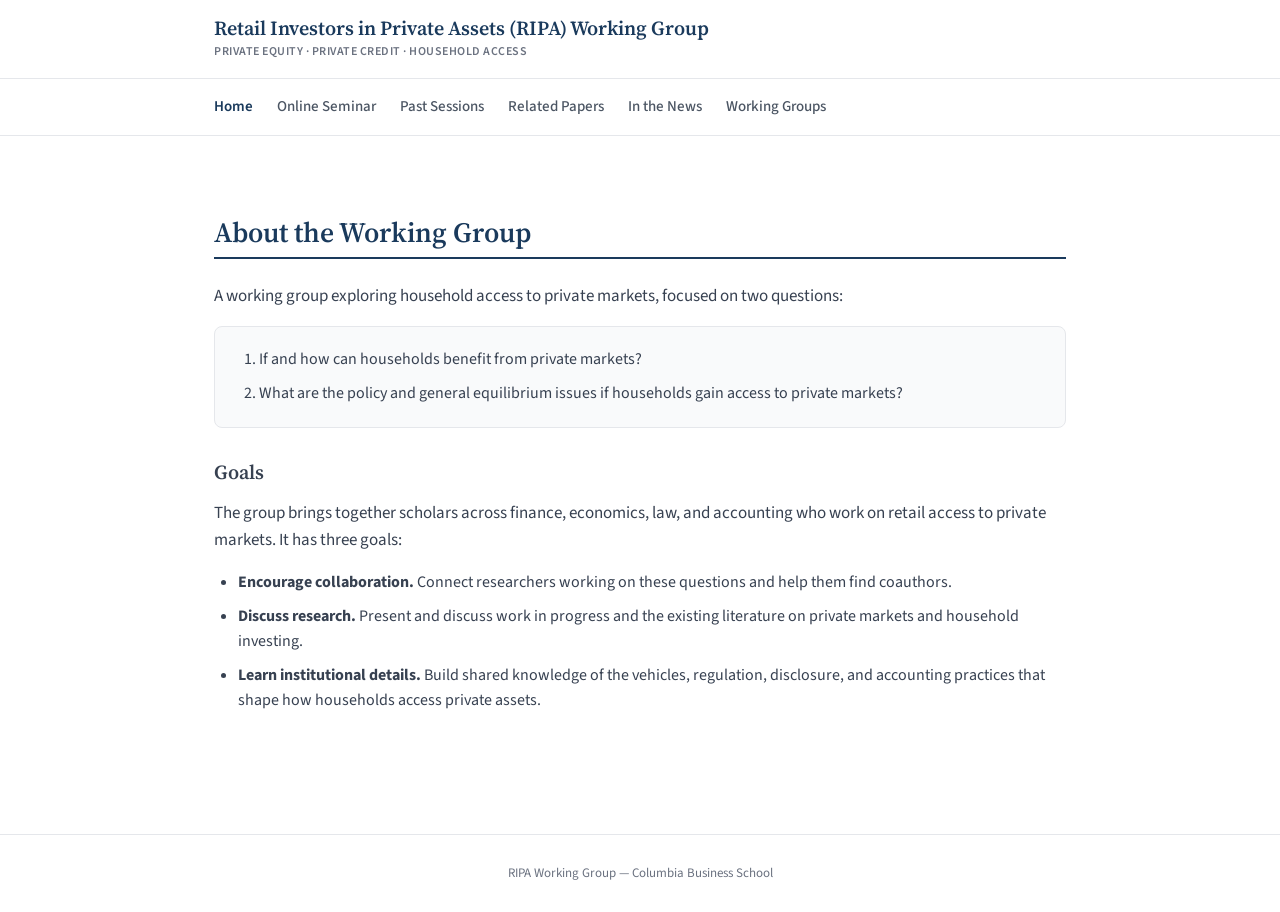
<file: index.html>
<!DOCTYPE html>
<html lang="en">
<head>
    <meta charset="UTF-8">
    <meta name="viewport" content="width=device-width, initial-scale=1.0">
    <title>RIPA Working Group</title>
    <link rel="stylesheet" href="styles.css">
    <link rel="preconnect" href="https://fonts.googleapis.com">
    <link rel="preconnect" href="https://fonts.gstatic.com" crossorigin>
    <link href="https://fonts.googleapis.com/css2?family=Source+Sans+3:wght@300;400;600;700&family=Source+Serif+4:wght@400;600&display=swap" rel="stylesheet">
</head>
<body>
    <header>
        <div class="container">
            <a href="index.html">
                <h1>Retail Investors in Private Assets (RIPA) Working Group</h1>
                <p class="subtitle">Private Equity &middot; Private Credit &middot; Household Access</p>
            </a>
        </div>
    </header>

    <nav>
        <div class="container">
            <a href="index.html" class="nav-active">Home</a>
            <a href="seminar.html">Online Seminar</a>
            <a href="past-sessions.html">Past Sessions</a>
            <a href="papers.html">Related Papers</a>
            <a href="media.html">In the News</a>
            <a href="working-groups.html">Working Groups</a>
        </div>
    </nav>

    <main>
        <section class="container intro-section">
            <h2>About the Working Group</h2>
            <p>A working group exploring household access to private markets, focused on two questions:</p>
            <ol class="questions-list">
                <li>If and how can households benefit from private markets?</li>
                <li>What are the policy and general equilibrium issues if households gain access to private markets?</li>
            </ol>
            <h3>Goals</h3>
            <p>The group brings together scholars across finance, economics, law, and accounting who work on retail access to private markets. It has three goals:</p>
            <ul class="goals-list">
                <li><strong>Encourage collaboration.</strong> Connect researchers working on these questions and help them find coauthors.</li>
                <li><strong>Discuss research.</strong> Present and discuss work in progress and the existing literature on private markets and household investing.</li>
                <li><strong>Learn institutional details.</strong> Build shared knowledge of the vehicles, regulation, disclosure, and accounting practices that shape how households access private assets.</li>
            </ul>
        </section>
    </main>

    <footer>
        <div class="container">
            <p>RIPA Working Group &mdash; Columbia Business School</p>
        </div>
    </footer>

</body>
</html>
</file>
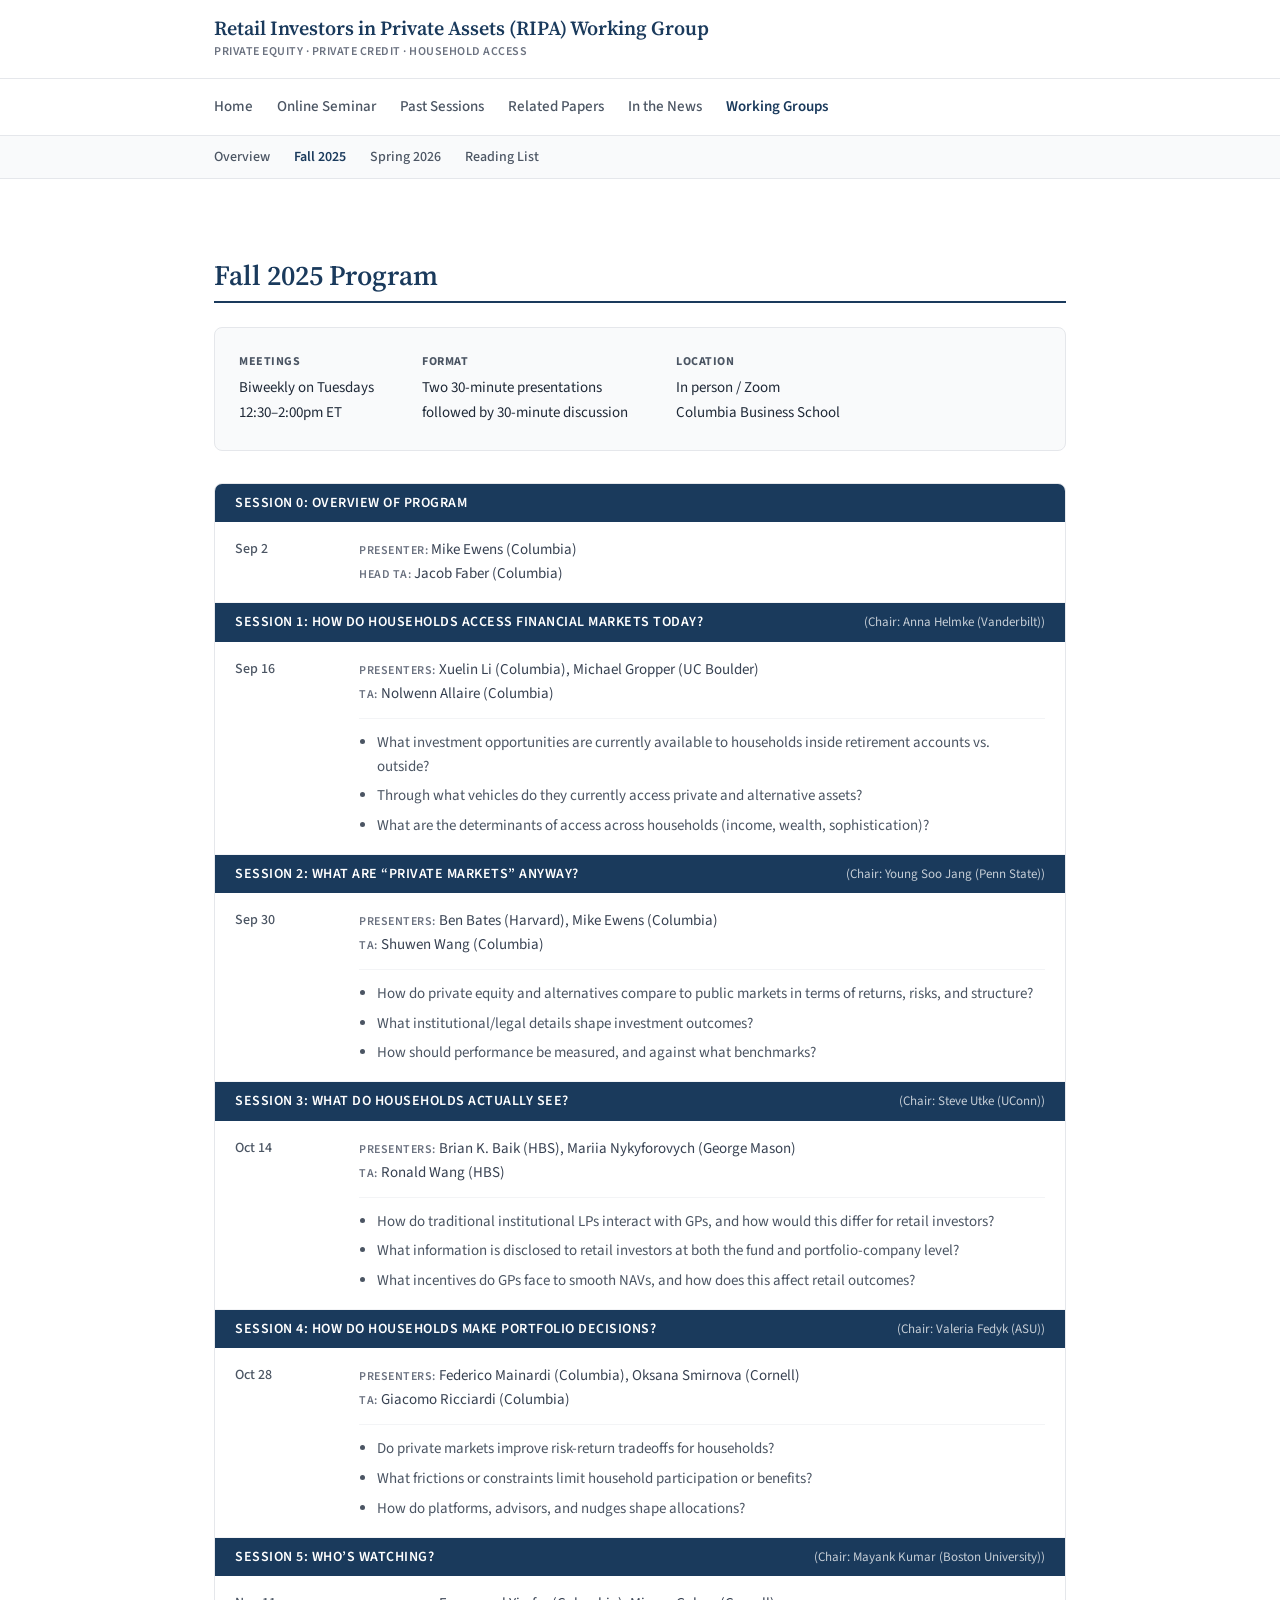
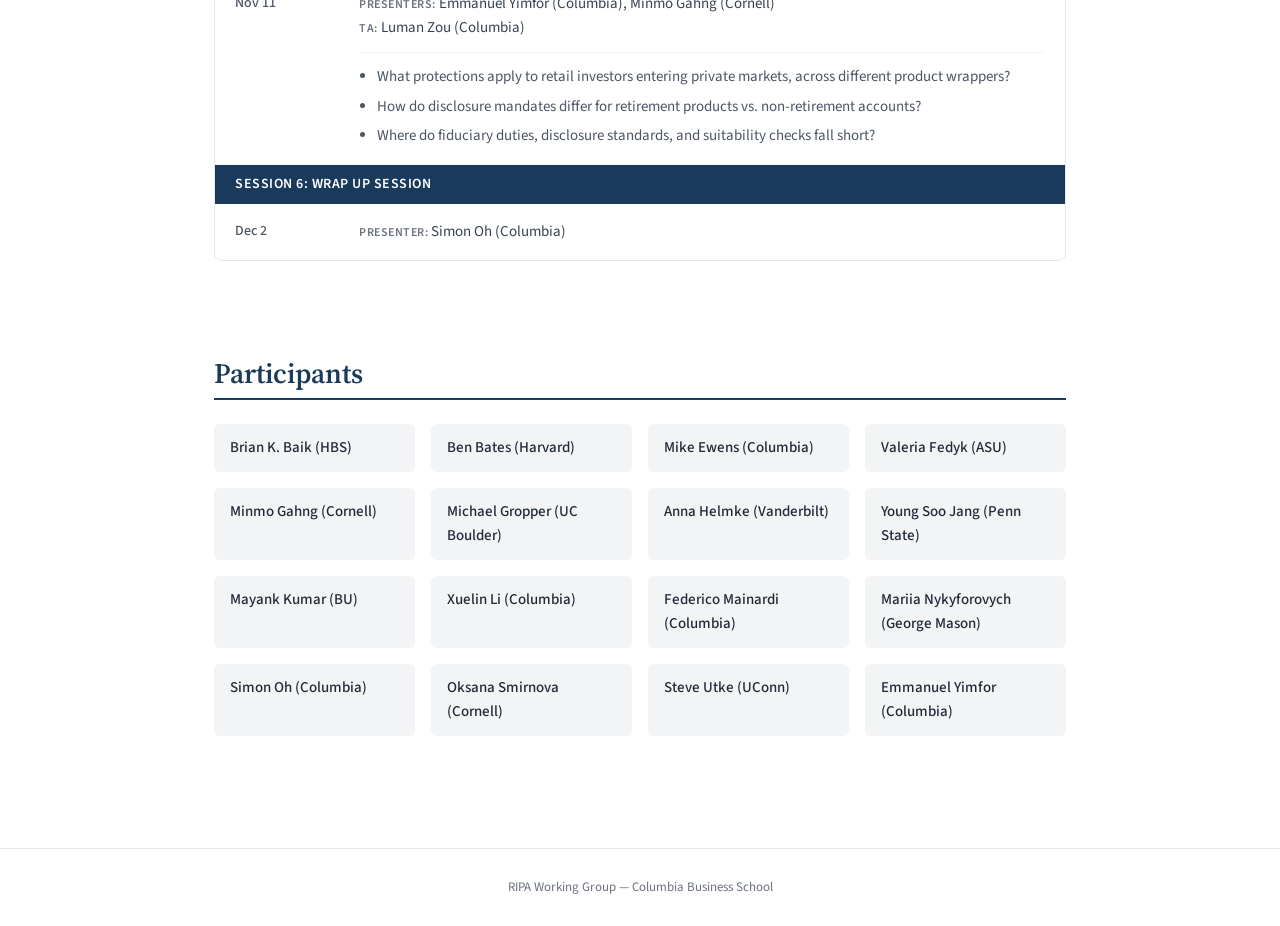
<file: fall-2025.html>
<!DOCTYPE html>
<html lang="en">
<head>
    <meta charset="UTF-8">
    <meta name="viewport" content="width=device-width, initial-scale=1.0">
    <title>Fall 2025 &mdash; RIPA Working Group</title>
    <link rel="stylesheet" href="styles.css">
    <link rel="preconnect" href="https://fonts.googleapis.com">
    <link rel="preconnect" href="https://fonts.gstatic.com" crossorigin>
    <link href="https://fonts.googleapis.com/css2?family=Source+Sans+3:wght@300;400;600;700&family=Source+Serif+4:wght@400;600&display=swap" rel="stylesheet">
</head>
<body>
    <header>
        <div class="container">
            <a href="index.html">
                <h1>Retail Investors in Private Assets (RIPA) Working Group</h1>
                <p class="subtitle">Private Equity &middot; Private Credit &middot; Household Access</p>
            </a>
        </div>
    </header>

    <nav>
        <div class="container">
            <a href="index.html">Home</a>
            <a href="seminar.html">Online Seminar</a>
            <a href="past-sessions.html">Past Sessions</a>
            <a href="papers.html">Related Papers</a>
            <a href="media.html">In the News</a>
            <a href="working-groups.html" class="nav-active">Working Groups</a>
        </div>
    </nav>

    <div class="subnav">
        <div class="container">
            <a href="working-groups.html">Overview</a>
            <a href="fall-2025.html" class="subnav-active">Fall 2025</a>
            <a href="spring-2026.html">Spring 2026</a>
            <a href="reading.html">Reading List</a>
        </div>
    </div>


    <main>
        <section class="container" id="schedule">
            <h2>Fall 2025 Program</h2>
            <div class="event-details">
                <div class="detail">
                    <strong>Meetings</strong>
                    <span>Biweekly on Tuesdays<br>12:30&ndash;2:00pm ET</span>
                </div>
                <div class="detail">
                    <strong>Format</strong>
                    <span>Two 30-minute presentations<br>followed by 30-minute discussion</span>
                </div>
                <div class="detail">
                    <strong>Location</strong>
                    <span>In person / Zoom<br>Columbia Business School</span>
                </div>
            </div>
            <div class="schedule">
                <div class="session-header"><span>Session 0: Overview of Program</span></div>
                <div class="time-block">
                    <div class="time">Sep 2</div>
                    <div class="event">
                        <div class="session-people"><span class="role">Presenter:</span> Mike Ewens (Columbia)<br><span class="role">Head TA:</span> Jacob Faber (Columbia)</div>
                    </div>
                </div>
                <div class="session-header"><span>Session 1: How Do Households Access Financial Markets Today?</span><span class="session-chair">(Chair: Anna Helmke (Vanderbilt))</span></div>
                <div class="time-block">
                    <div class="time">Sep 16</div>
                    <div class="event">
                        <div class="session-people"><span class="role">Presenters:</span> Xuelin Li (Columbia), Michael Gropper (UC Boulder)<br><span class="role">TA:</span> Nolwenn Allaire (Columbia)</div>
                        <div class="session-questions">
                            <ul>
                                <li>What investment opportunities are currently available to households inside retirement accounts vs. outside?</li>
                                <li>Through what vehicles do they currently access private and alternative assets?</li>
                                <li>What are the determinants of access across households (income, wealth, sophistication)?</li>
                            </ul>
                        </div>
                    </div>
                </div>
                <div class="session-header"><span>Session 2: What are &ldquo;Private Markets&rdquo; Anyway?</span><span class="session-chair">(Chair: Young Soo Jang (Penn State))</span></div>
                <div class="time-block">
                    <div class="time">Sep 30</div>
                    <div class="event">
                        <div class="session-people"><span class="role">Presenters:</span> Ben Bates (Harvard), Mike Ewens (Columbia)<br><span class="role">TA:</span> Shuwen Wang (Columbia)</div>
                        <div class="session-questions">
                            <ul>
                                <li>How do private equity and alternatives compare to public markets in terms of returns, risks, and structure?</li>
                                <li>What institutional/legal details shape investment outcomes?</li>
                                <li>How should performance be measured, and against what benchmarks?</li>
                            </ul>
                        </div>
                    </div>
                </div>
                <div class="session-header"><span>Session 3: What Do Households Actually See?</span><span class="session-chair">(Chair: Steve Utke (UConn))</span></div>
                <div class="time-block">
                    <div class="time">Oct 14</div>
                    <div class="event">
                        <div class="session-people"><span class="role">Presenters:</span> Brian K. Baik (HBS), Mariia Nykyforovych (George Mason)<br><span class="role">TA:</span> Ronald Wang (HBS)</div>
                        <div class="session-questions">
                            <ul>
                                <li>How do traditional institutional LPs interact with GPs, and how would this differ for retail investors?</li>
                                <li>What information is disclosed to retail investors at both the fund and portfolio-company level?</li>
                                <li>What incentives do GPs face to smooth NAVs, and how does this affect retail outcomes?</li>
                            </ul>
                        </div>
                    </div>
                </div>
                <div class="session-header"><span>Session 4: How Do Households Make Portfolio Decisions?</span><span class="session-chair">(Chair: Valeria Fedyk (ASU))</span></div>
                <div class="time-block">
                    <div class="time">Oct 28</div>
                    <div class="event">
                        <div class="session-people"><span class="role">Presenters:</span> Federico Mainardi (Columbia), Oksana Smirnova (Cornell)<br><span class="role">TA:</span> Giacomo Ricciardi (Columbia)</div>
                        <div class="session-questions">
                            <ul>
                                <li>Do private markets improve risk-return tradeoffs for households?</li>
                                <li>What frictions or constraints limit household participation or benefits?</li>
                                <li>How do platforms, advisors, and nudges shape allocations?</li>
                            </ul>
                        </div>
                    </div>
                </div>
                <div class="session-header"><span>Session 5: Who&rsquo;s Watching?</span><span class="session-chair">(Chair: Mayank Kumar (Boston University))</span></div>
                <div class="time-block">
                    <div class="time">Nov 11</div>
                    <div class="event">
                        <div class="session-people"><span class="role">Presenters:</span> Emmanuel Yimfor (Columbia), Minmo Gahng (Cornell)<br><span class="role">TA:</span> Luman Zou (Columbia)</div>
                        <div class="session-questions">
                            <ul>
                                <li>What protections apply to retail investors entering private markets, across different product wrappers?</li>
                                <li>How do disclosure mandates differ for retirement products vs. non-retirement accounts?</li>
                                <li>Where do fiduciary duties, disclosure standards, and suitability checks fall short?</li>
                            </ul>
                        </div>
                    </div>
                </div>
                <div class="session-header"><span>Session 6: Wrap Up Session</span></div>
                <div class="time-block">
                    <div class="time">Dec 2</div>
                    <div class="event">
                        <div class="session-people"><span class="role">Presenter:</span> Simon Oh (Columbia)</div>
                    </div>
                </div>
            </div>
        </section>

        <section class="container" id="participants">
            <h2>Participants</h2>
            <div class="participants-grid">
                <div class="participant">Brian K. Baik (HBS)</div>
                <div class="participant">Ben Bates (Harvard)</div>
                <div class="participant">Mike Ewens (Columbia)</div>
                <div class="participant">Valeria Fedyk (ASU)</div>
                <div class="participant">Minmo Gahng (Cornell)</div>
                <div class="participant">Michael Gropper (UC Boulder)</div>
                <div class="participant">Anna Helmke (Vanderbilt)</div>
                <div class="participant">Young Soo Jang (Penn State)</div>
                <div class="participant">Mayank Kumar (BU)</div>
                <div class="participant">Xuelin Li (Columbia)</div>
                <div class="participant">Federico Mainardi (Columbia)</div>
                <div class="participant">Mariia Nykyforovych (George Mason)</div>
                <div class="participant">Simon Oh (Columbia)</div>
                <div class="participant">Oksana Smirnova (Cornell)</div>
                <div class="participant">Steve Utke (UConn)</div>
                <div class="participant">Emmanuel Yimfor (Columbia)</div>
            </div>
        </section>
        </main>

    <footer>
        <div class="container">
            <p>RIPA Working Group &mdash; Columbia Business School</p>
        </div>
    </footer>

</body>
</html>
</file>
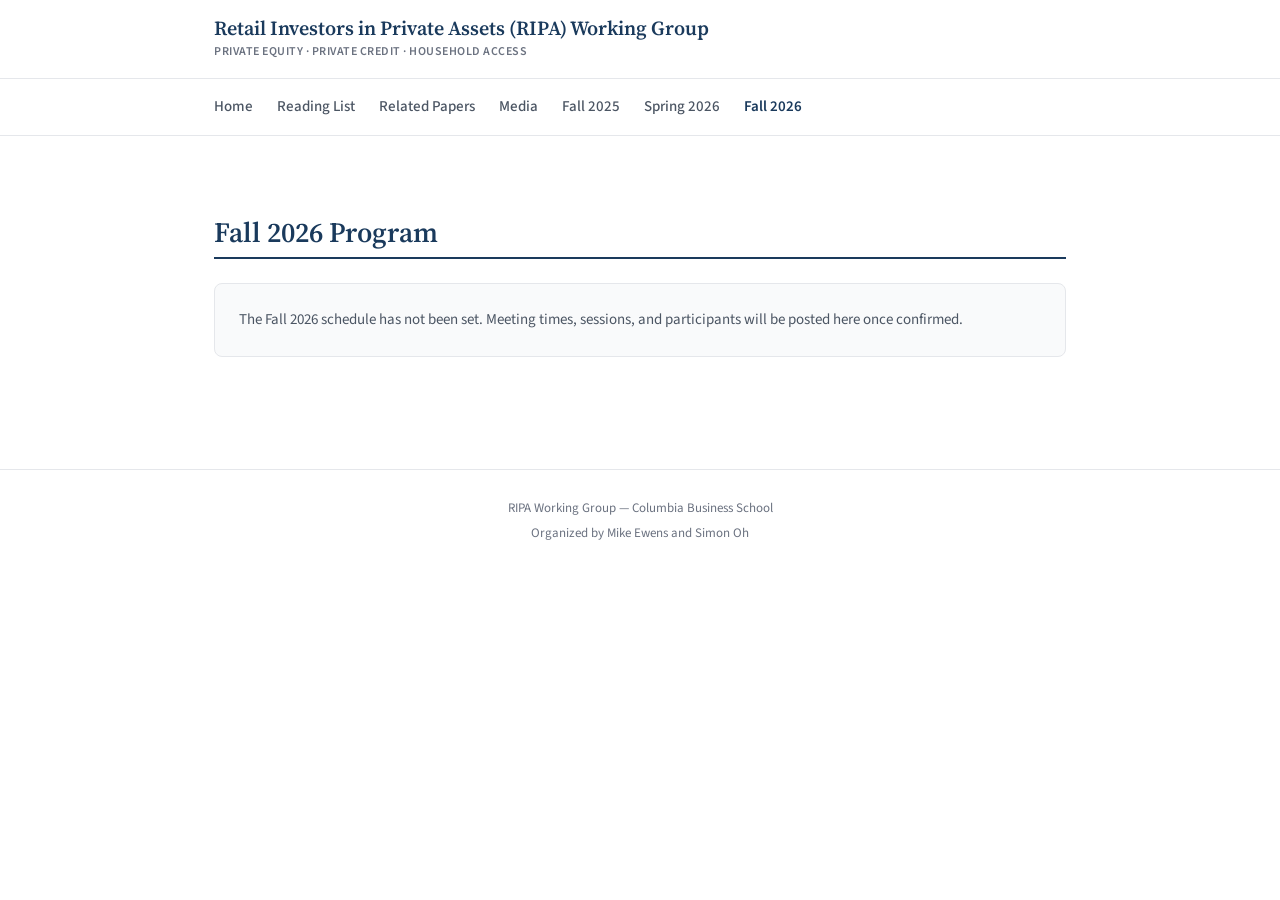
<file: fall-2026.html>
<!DOCTYPE html>
<html lang="en">
<head>
    <meta charset="UTF-8">
    <meta name="viewport" content="width=device-width, initial-scale=1.0">
    <title>Fall 2026 &mdash; RIPA Working Group</title>
    <link rel="stylesheet" href="styles.css">
    <link rel="preconnect" href="https://fonts.googleapis.com">
    <link rel="preconnect" href="https://fonts.gstatic.com" crossorigin>
    <link href="https://fonts.googleapis.com/css2?family=Source+Sans+3:wght@300;400;600;700&family=Source+Serif+4:wght@400;600&display=swap" rel="stylesheet">
</head>
<body>
    <header>
        <div class="container">
            <a href="index.html">
                <h1>Retail Investors in Private Assets (RIPA) Working Group</h1>
                <p class="subtitle">Private Equity &middot; Private Credit &middot; Household Access</p>
            </a>
        </div>
    </header>

    <nav>
        <div class="container">
            <a href="index.html">Home</a>
            <a href="reading.html">Reading List</a>
            <a href="papers.html">Related Papers</a>
            <a href="media.html">Media</a>
            <a href="fall-2025.html">Fall 2025</a>
            <a href="spring-2026.html">Spring 2026</a>
            <a href="fall-2026.html" class="nav-active">Fall 2026</a>
        </div>
    </nav>

    <main>
        <section class="container" id="schedule">
            <h2>Fall 2026 Program</h2>
            <p class="tba">The Fall 2026 schedule has not been set. Meeting times, sessions, and participants will be posted here once confirmed.</p>
        </section>
    </main>

    <footer>
        <div class="container">
            <p>RIPA Working Group &mdash; Columbia Business School</p>
            <p>Organized by Mike Ewens and Simon Oh</p>
        </div>
    </footer>

</body>
</html>
</file>
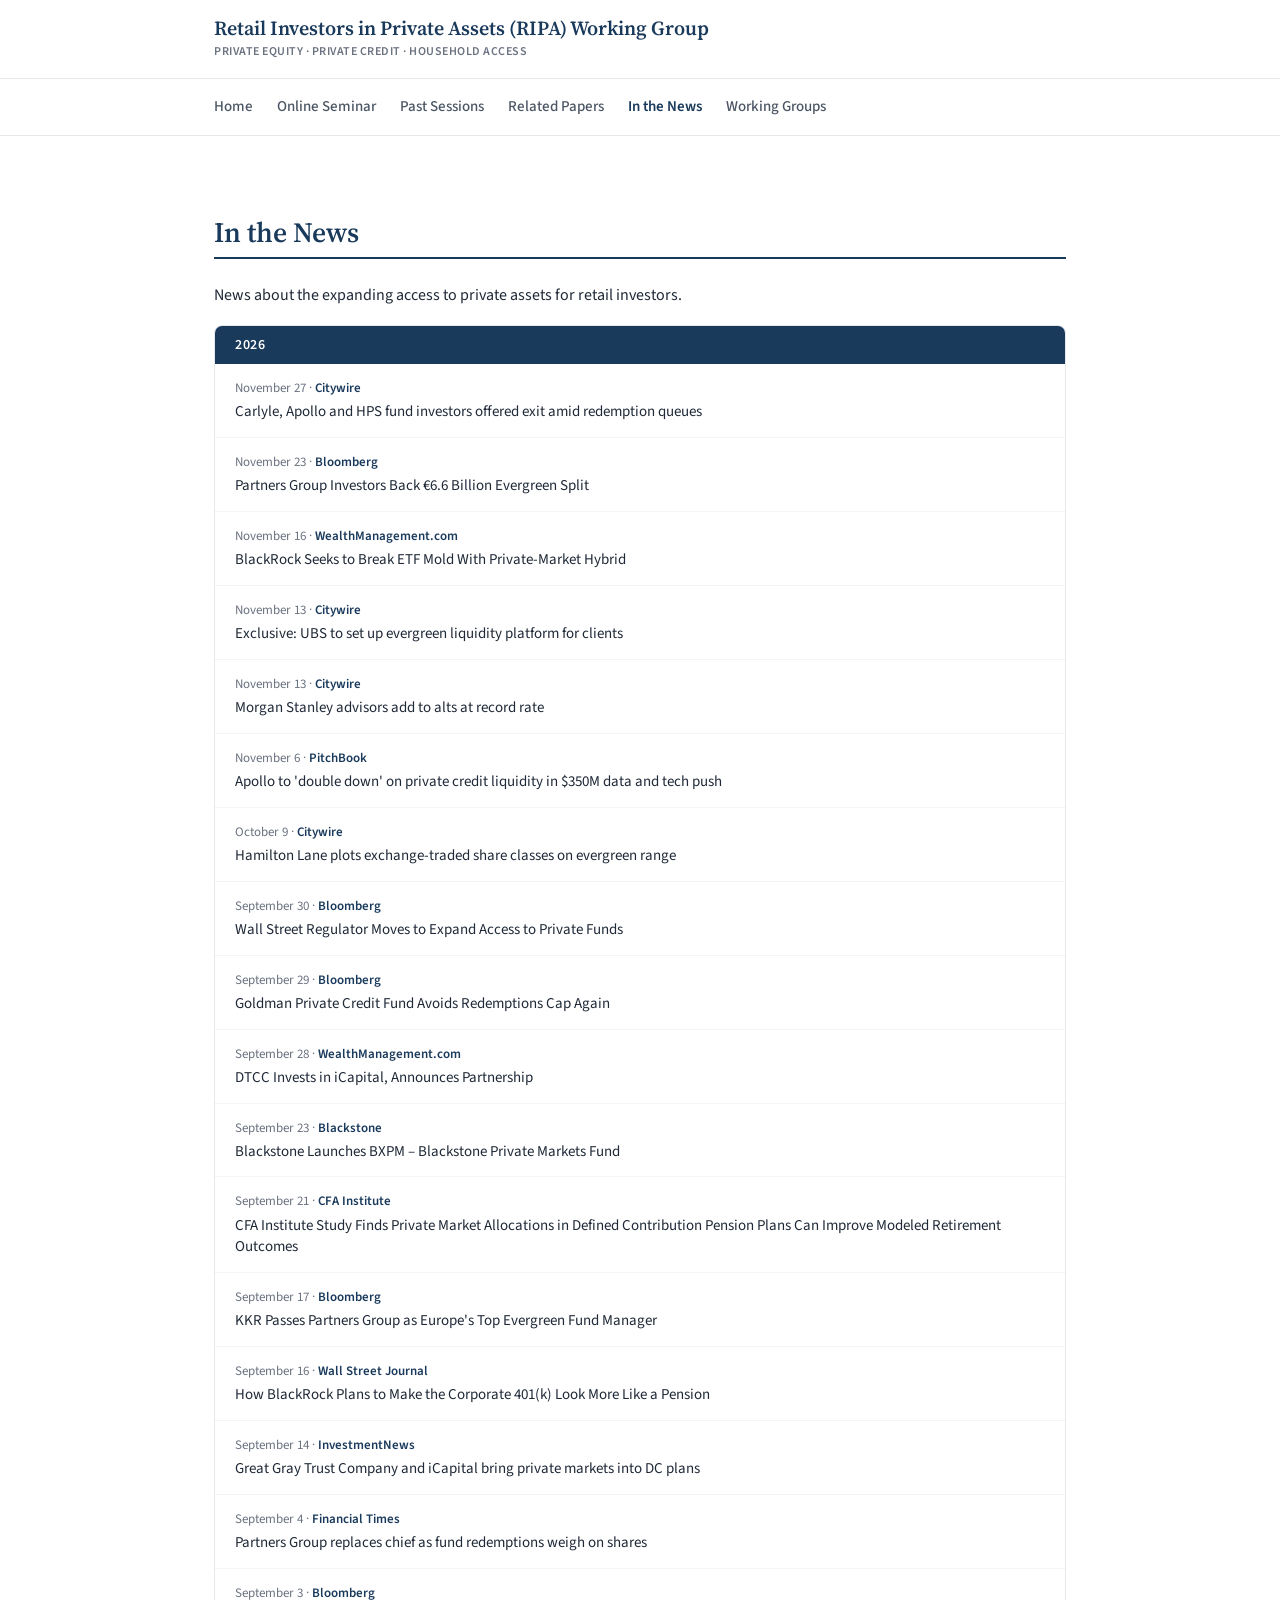
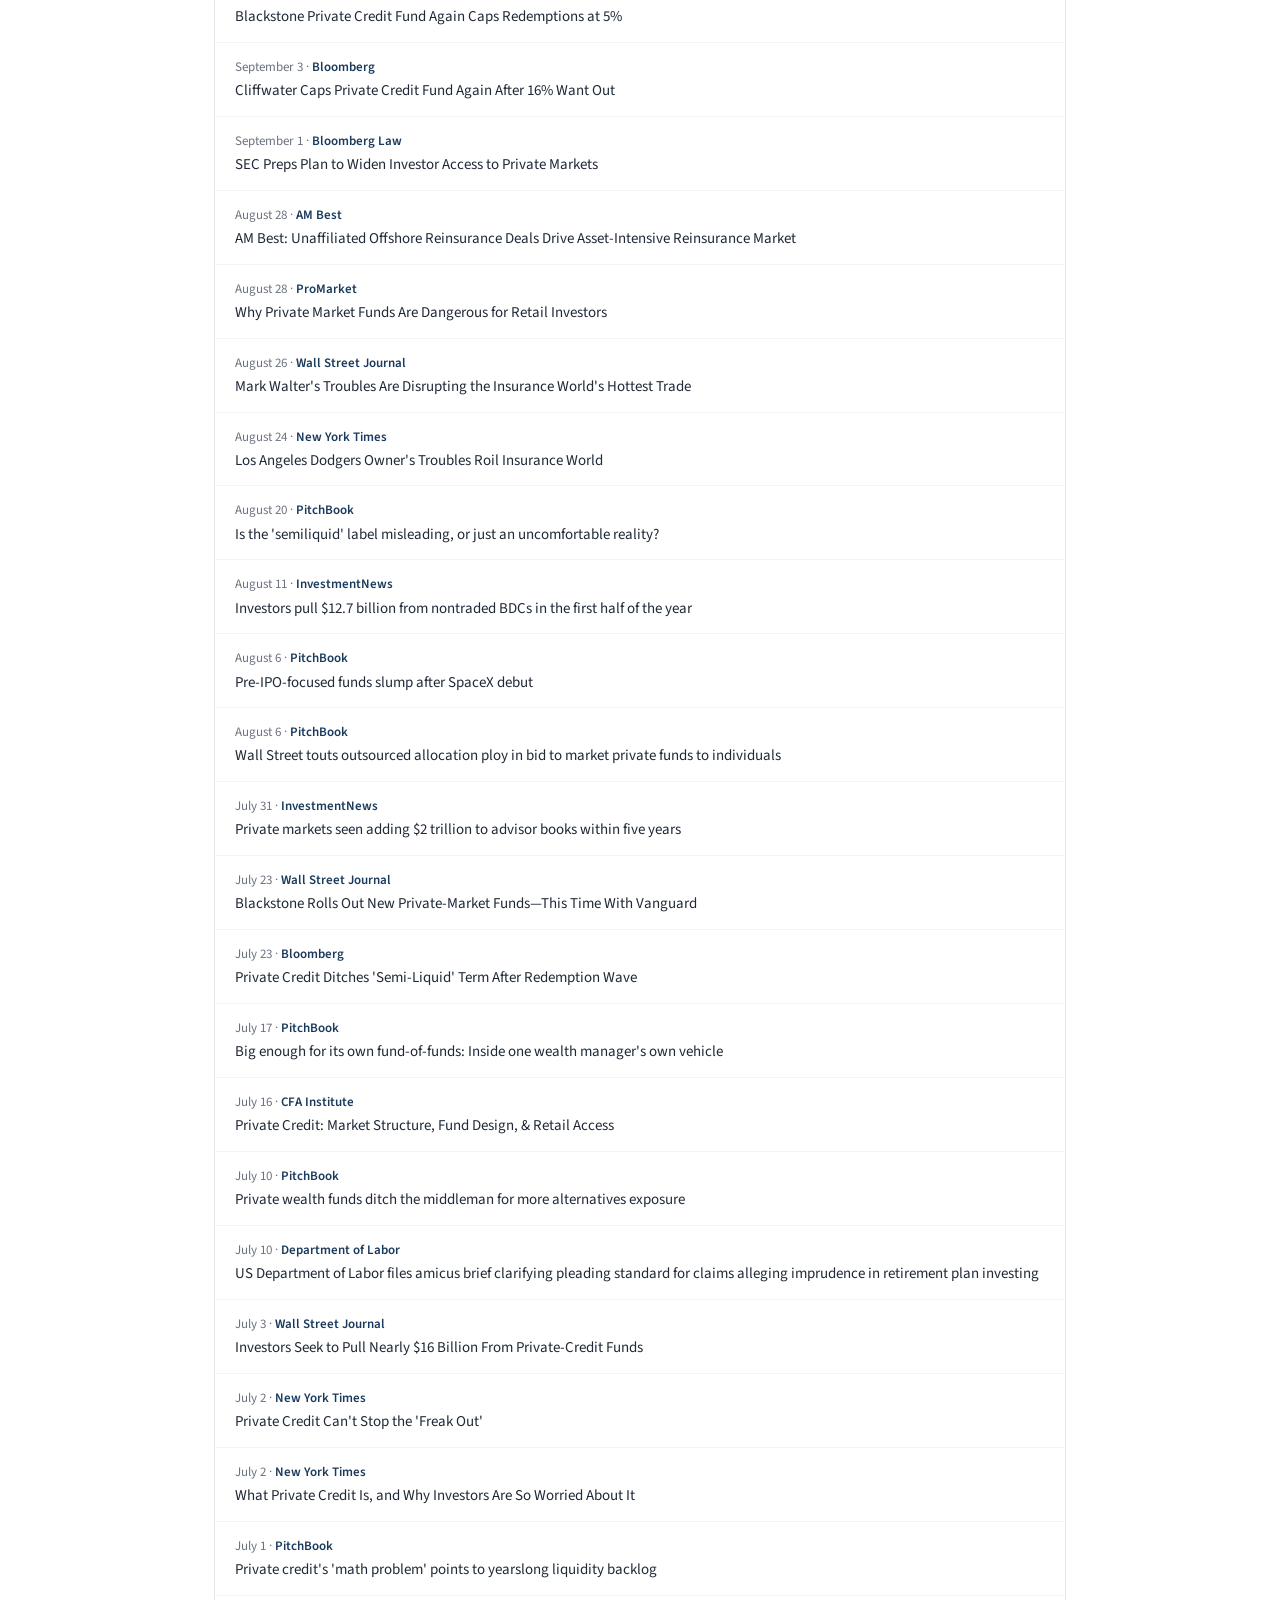
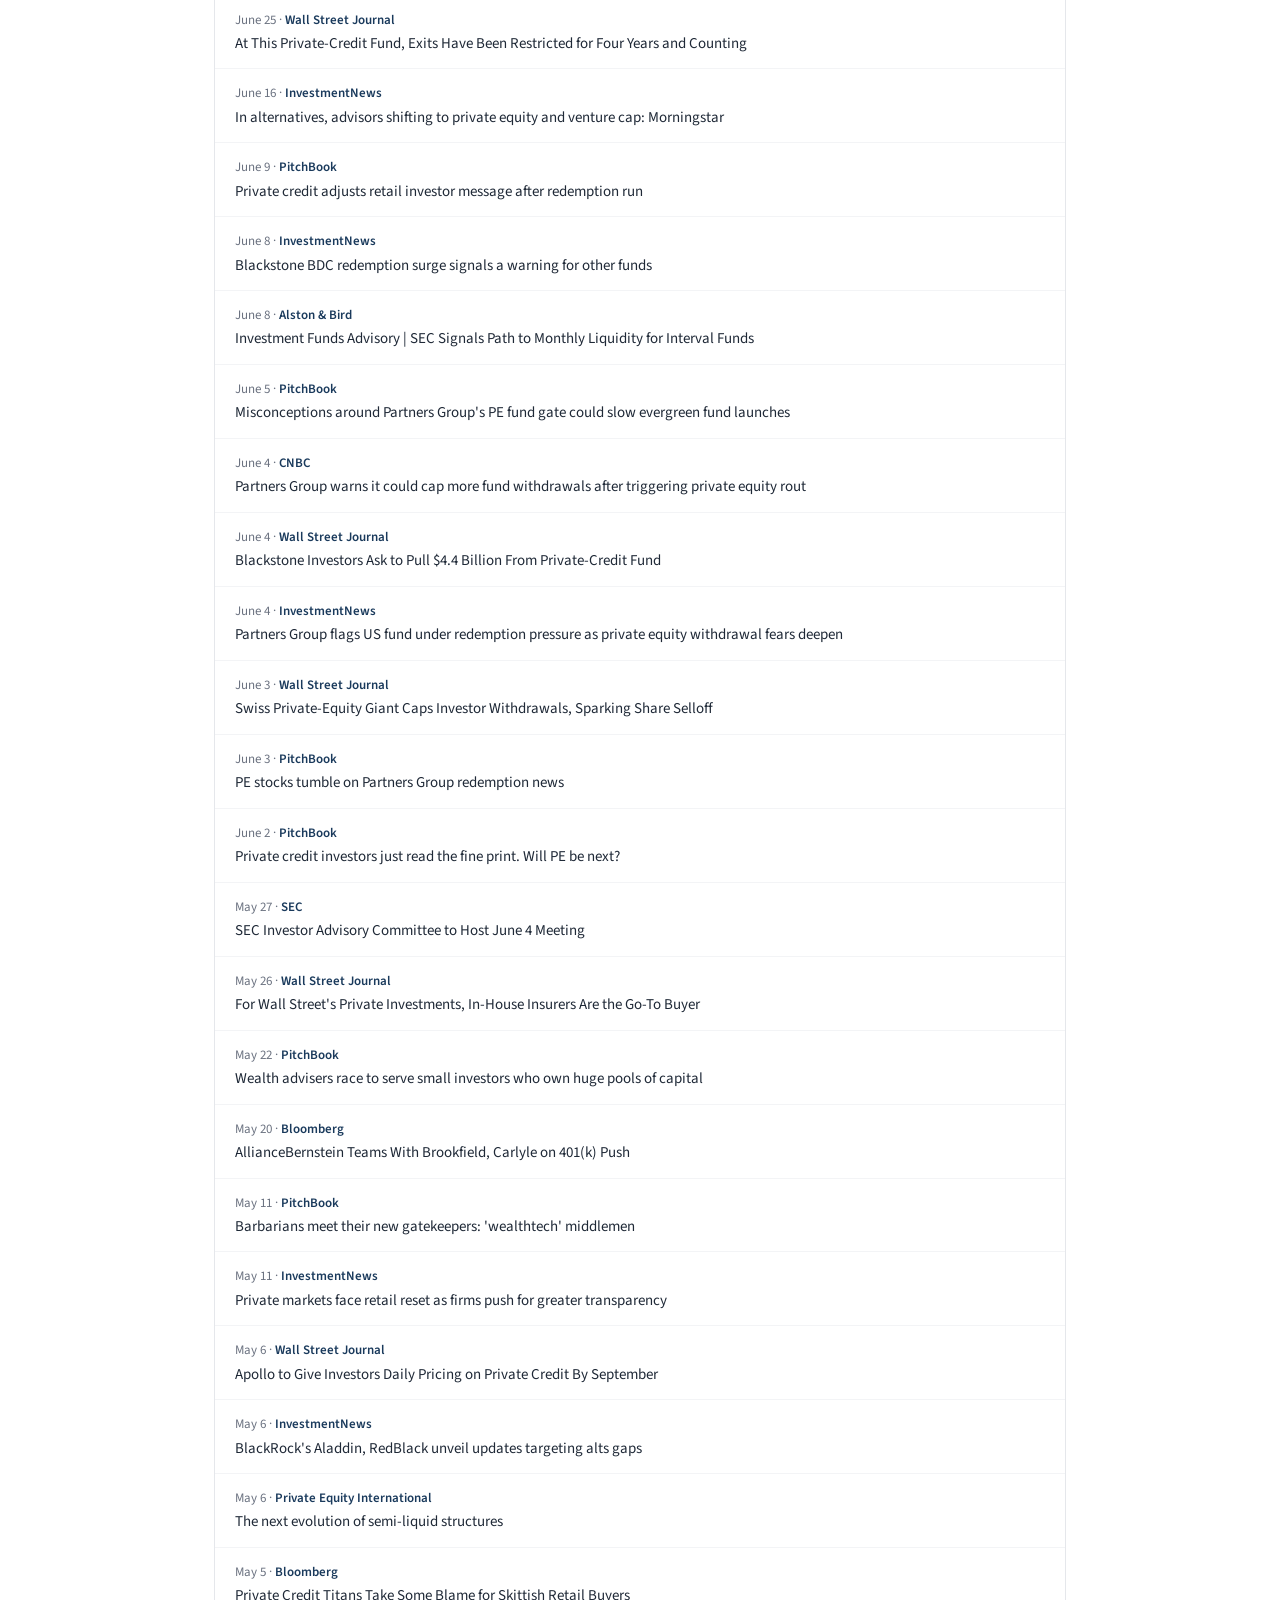
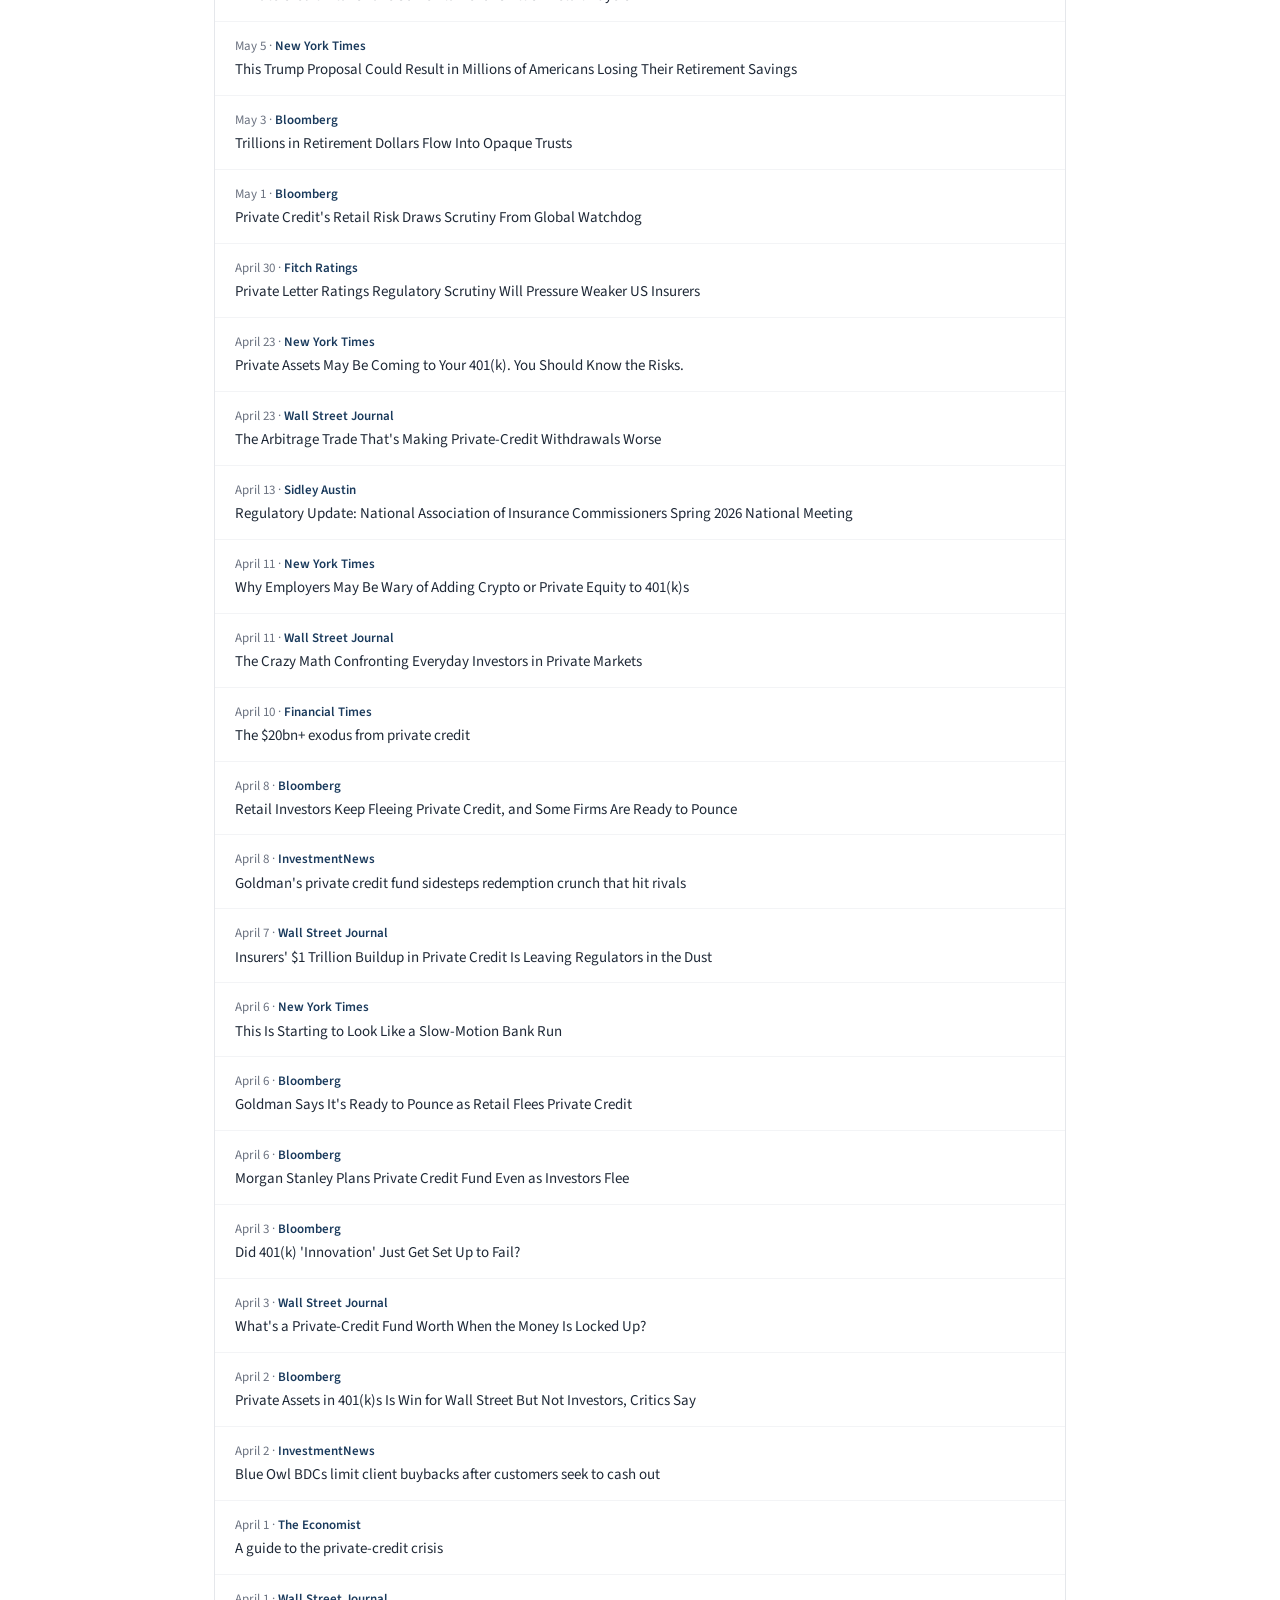
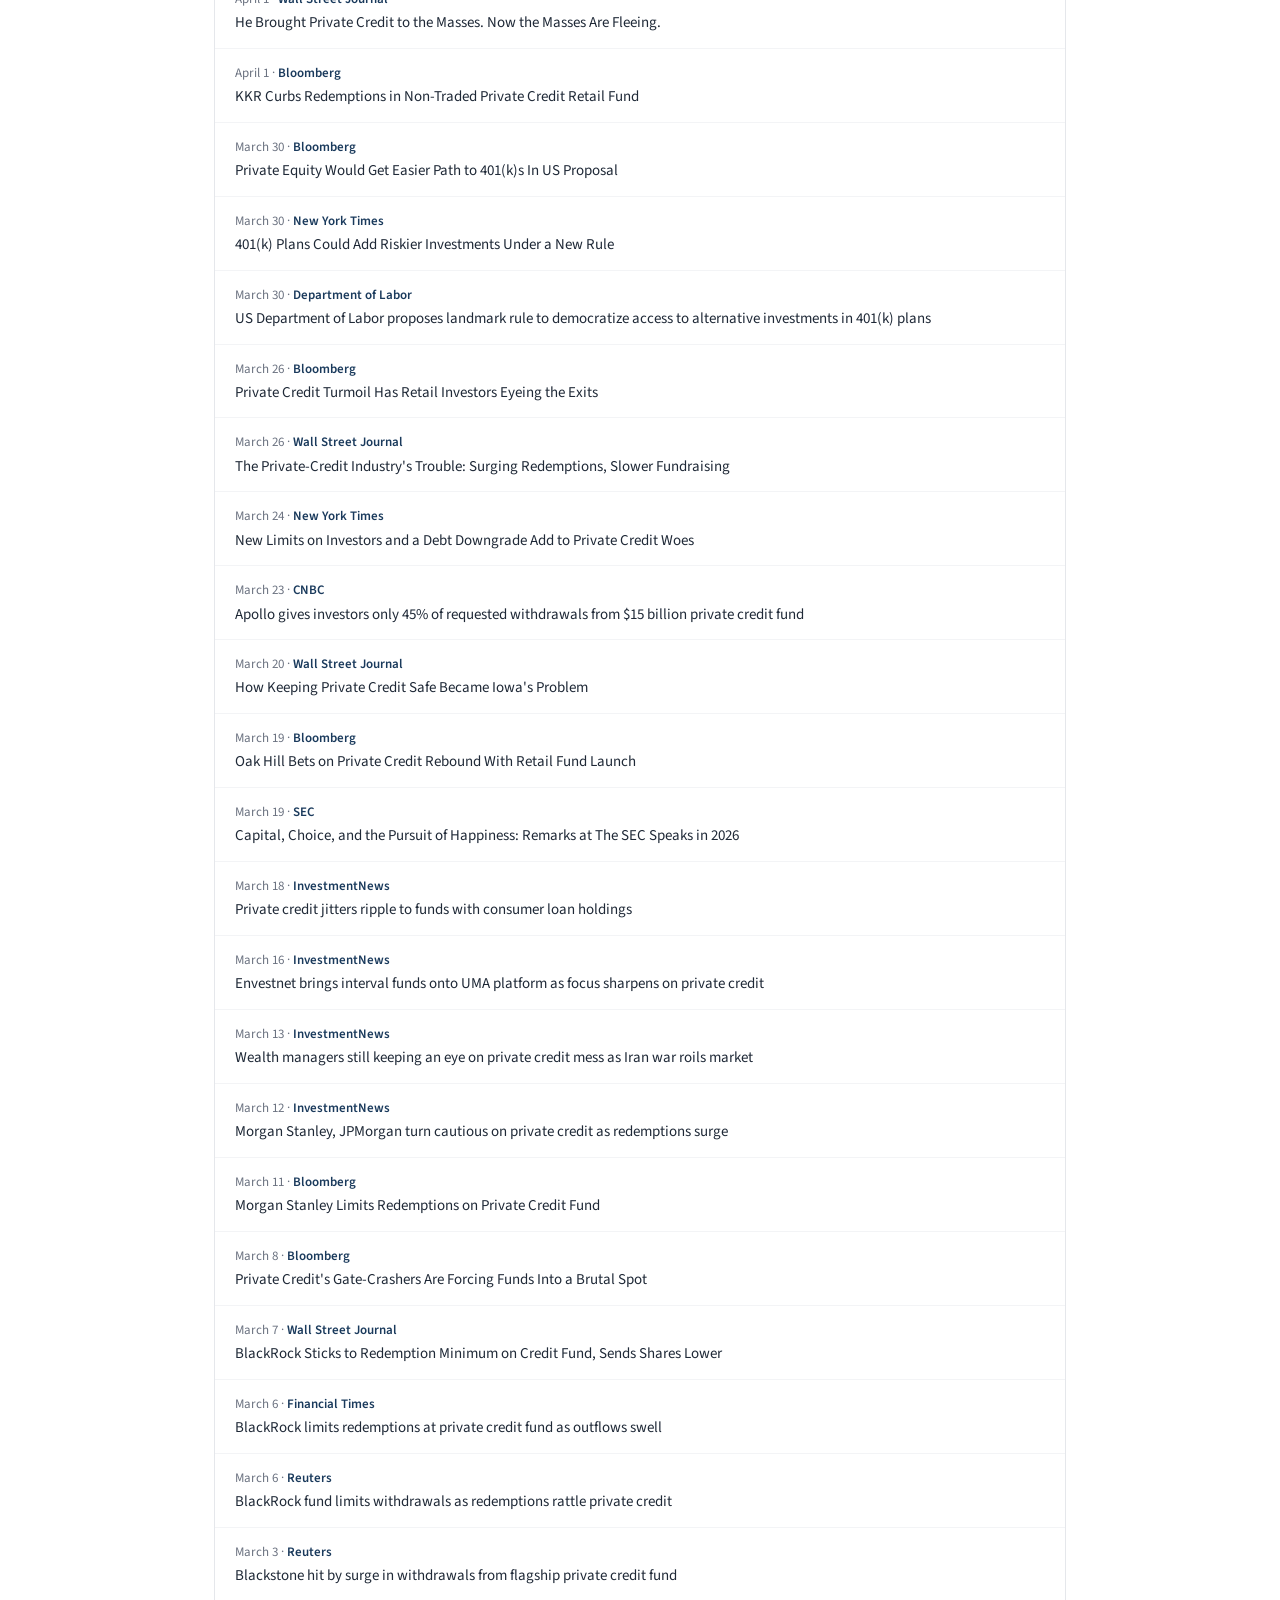
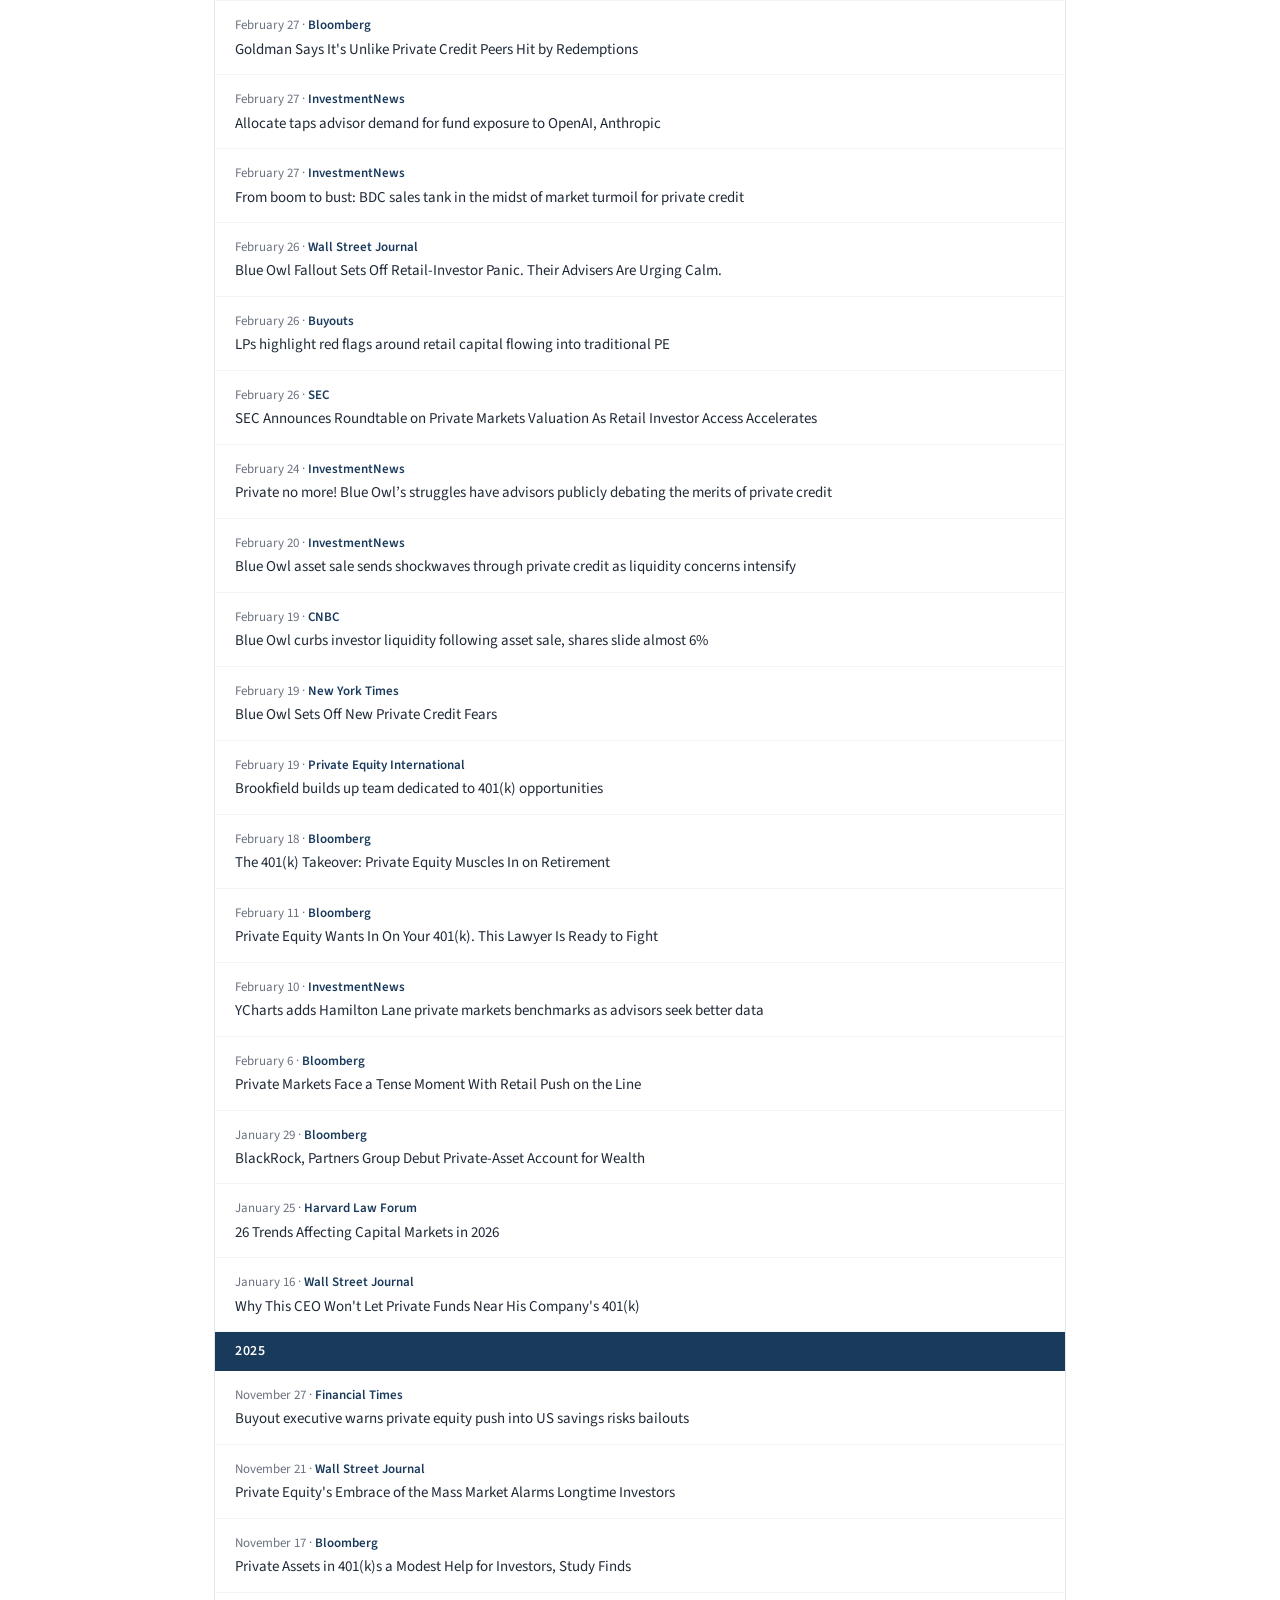
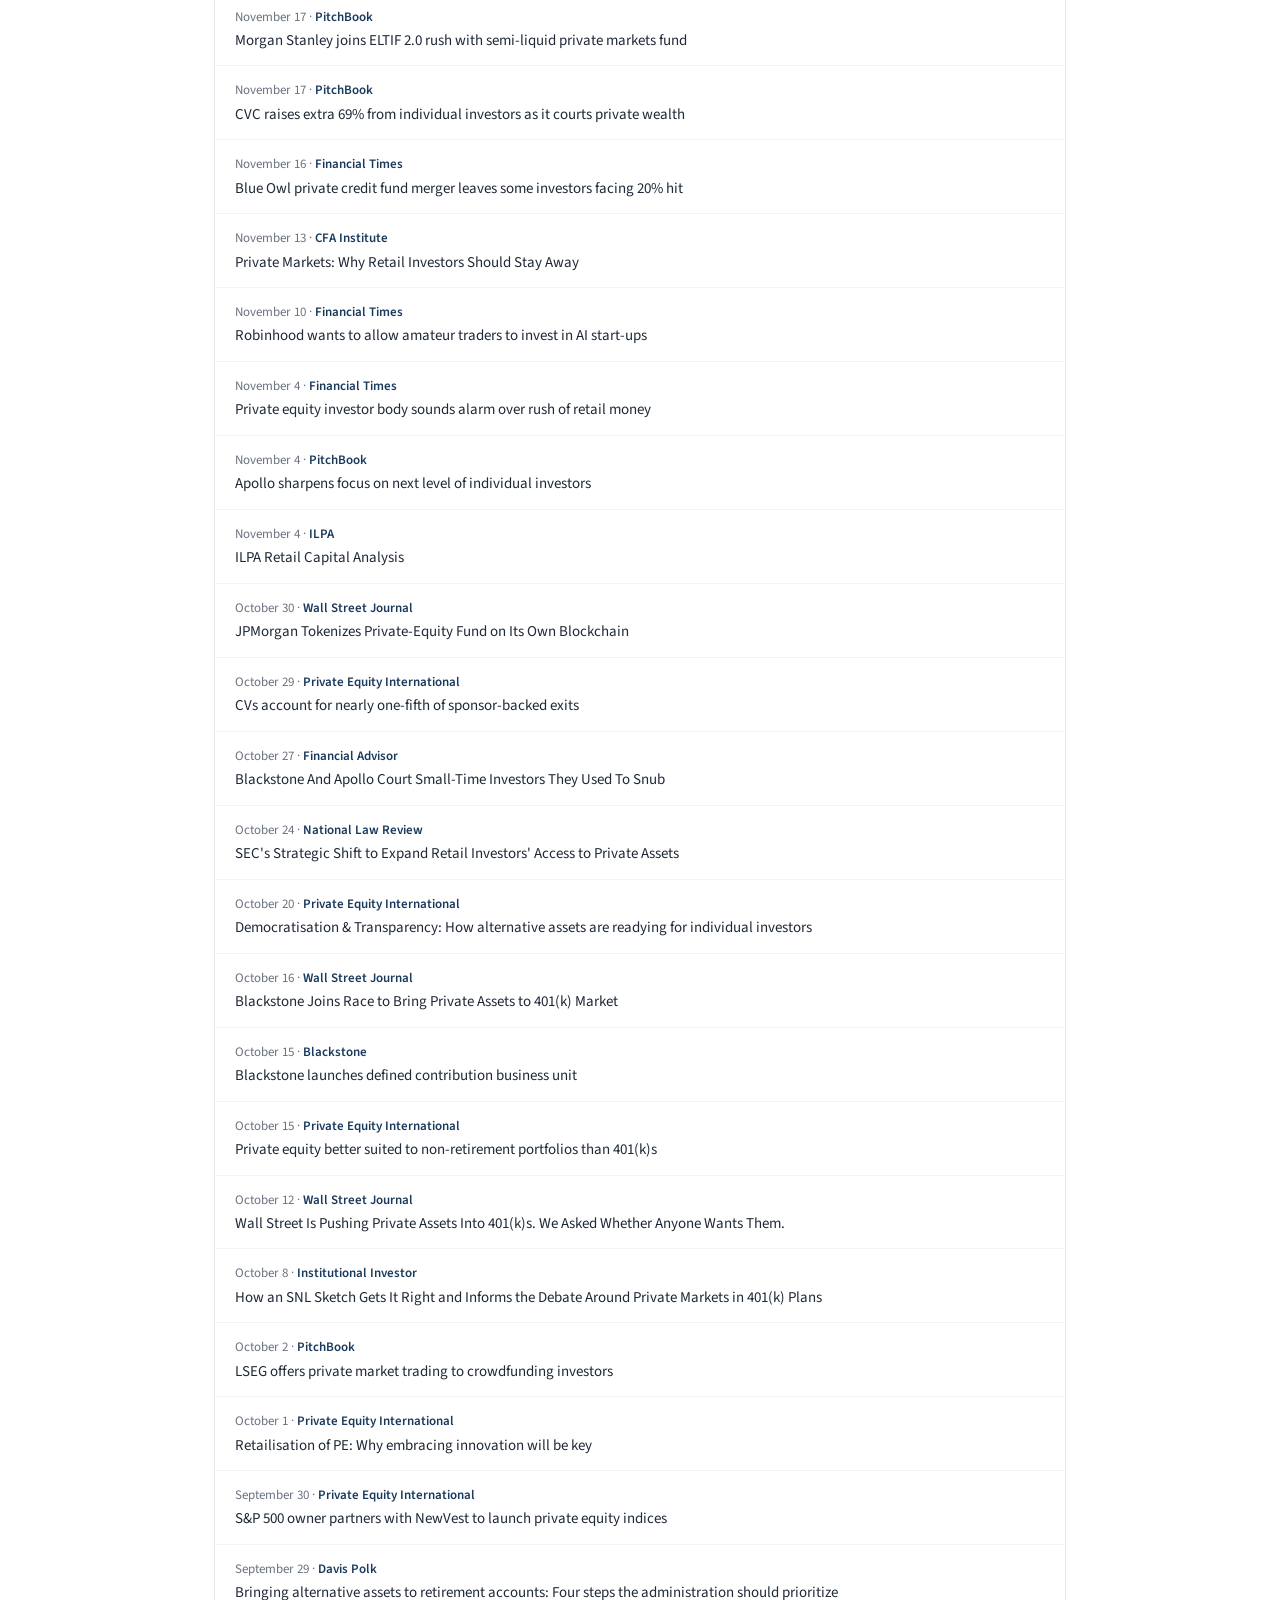
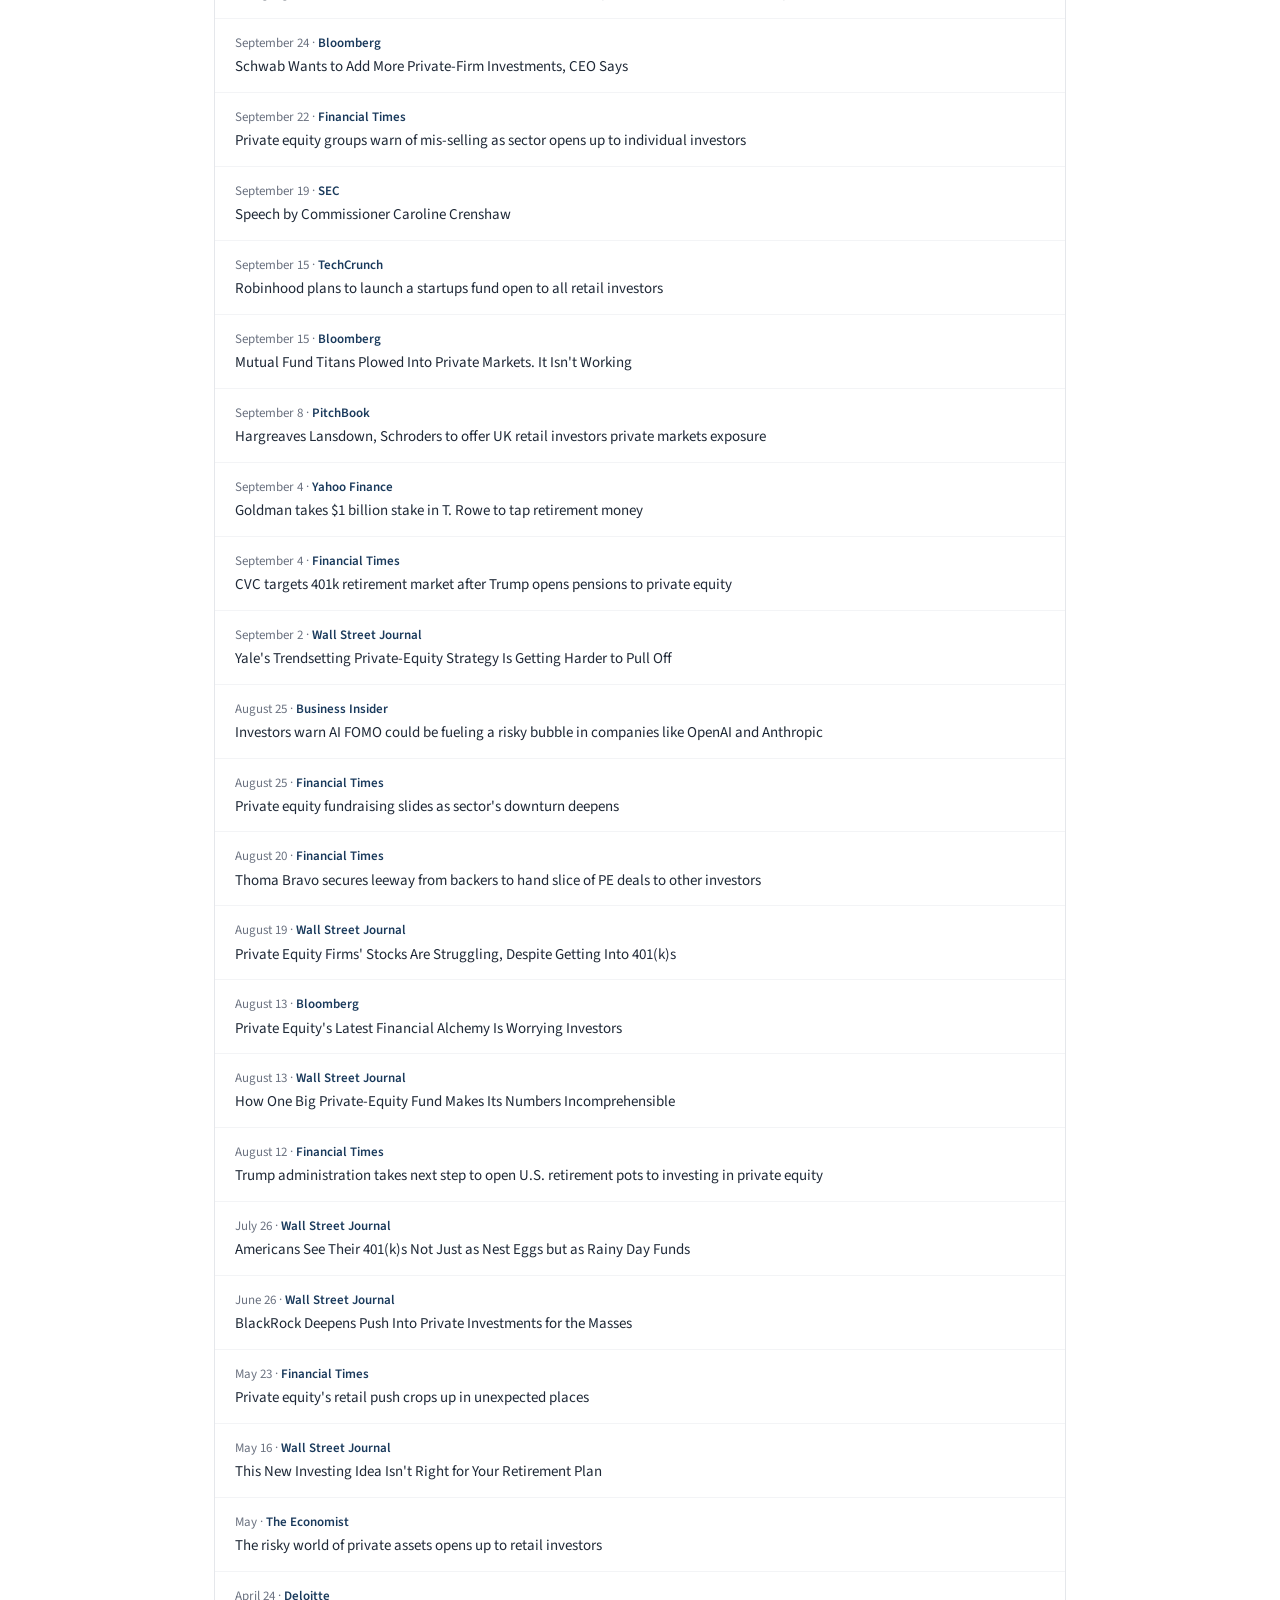
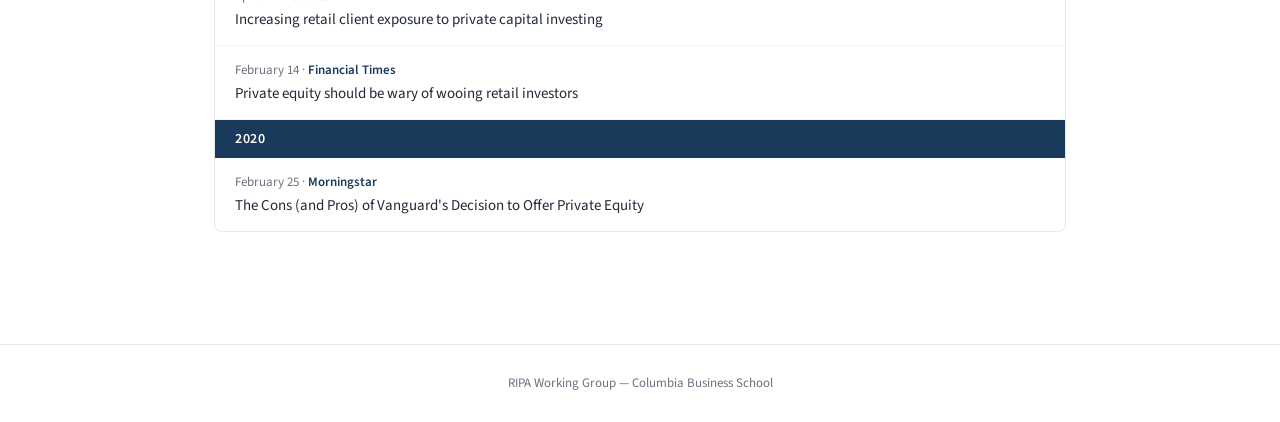
<file: media.html>
<!DOCTYPE html>
<html lang="en">
<head>
    <meta charset="UTF-8">
    <meta name="viewport" content="width=device-width, initial-scale=1.0">
    <title>In the News &mdash; RIPA Working Group</title>
    <link rel="stylesheet" href="styles.css">
    <link rel="preconnect" href="https://fonts.googleapis.com">
    <link rel="preconnect" href="https://fonts.gstatic.com" crossorigin>
    <link href="https://fonts.googleapis.com/css2?family=Source+Sans+3:wght@300;400;600;700&family=Source+Serif+4:wght@400;600&display=swap" rel="stylesheet">
</head>
<body>
    <header>
        <div class="container">
            <a href="index.html">
                <h1>Retail Investors in Private Assets (RIPA) Working Group</h1>
                <p class="subtitle">Private Equity &middot; Private Credit &middot; Household Access</p>
            </a>
        </div>
    </header>

    <nav>
        <div class="container">
            <a href="index.html">Home</a>
            <a href="seminar.html">Online Seminar</a>
            <a href="past-sessions.html">Past Sessions</a>
            <a href="papers.html">Related Papers</a>
            <a href="media.html" class="nav-active">In the News</a>
            <a href="working-groups.html">Working Groups</a>
        </div>
    </nav>

    <main>
        <section class="container">
            <h2>In the News</h2>
            <p>News about the expanding access to private assets for retail investors.</p>
            <div class="timeline">
                <div class="media-year">2026</div>
                <div class="media-item">
                    <div class="media-meta">November 27 &middot; <span class="media-source">Citywire</span></div>
                    <div class="media-title"><a href="https://citywire.com/pro-buyer/news/carlyle-apollo-and-hps-fund-investors-offered-exit-amid-redemption-queues/a2504073">Carlyle, Apollo and HPS fund investors offered exit amid redemption queues</a></div>
                </div>
                <div class="media-item">
                    <div class="media-meta">November 23 &middot; <span class="media-source">Bloomberg</span></div>
                    <div class="media-title"><a href="https://www.bloomberg.com/news/articles/2026-11-23/partners-group-shareholders-vote-to-split-key-fund-into-two">Partners Group Investors Back &euro;6.6 Billion Evergreen Split</a></div>
                </div>
                <div class="media-item">
                    <div class="media-meta">November 16 &middot; <span class="media-source">WealthManagement.com</span></div>
                    <div class="media-title"><a href="https://www.wealthmanagement.com/alternative-investments/blackrock-seeks-to-break-etf-mold-with-private-market-hybrid">BlackRock Seeks to Break ETF Mold With Private-Market Hybrid</a></div>
                </div>
                <div class="media-item">
                    <div class="media-meta">November 13 &middot; <span class="media-source">Citywire</span></div>
                    <div class="media-title"><a href="https://citywire.com/selector/news/exclusive-ubs-to-set-up-evergreen-liquidity-platform-for-clients/a2499784">Exclusive: UBS to set up evergreen liquidity platform for clients</a></div>
                </div>
                <div class="media-item">
                    <div class="media-meta">November 13 &middot; <span class="media-source">Citywire</span></div>
                    <div class="media-title"><a href="https://citywire.com/pro-buyer/news/morgan-stanley-advisors-add-to-alts-at-record-rate/a2502949">Morgan Stanley advisors add to alts at record rate</a></div>
                </div>
                <div class="media-item">
                    <div class="media-meta">November 6 &middot; <span class="media-source">PitchBook</span></div>
                    <div class="media-title"><a href="https://pitchbook.com/news/articles/apollo-to-double-down-on-private-credit-liquidity-in-350m-push">Apollo to 'double down' on private credit liquidity in $350M data and tech push</a></div>
                </div>
                <div class="media-item">
                    <div class="media-meta">October 9 &middot; <span class="media-source">Citywire</span></div>
                    <div class="media-title"><a href="https://citywire.com/pro-buyer/news/hamilton-lane-plots-exchange-traded-share-classes-on-evergreen-range/a2499684">Hamilton Lane plots exchange-traded share classes on evergreen range</a></div>
                </div>
                <div class="media-item">
                    <div class="media-meta">September 30 &middot; <span class="media-source">Bloomberg</span></div>
                    <div class="media-title"><a href="https://www.bloomberg.com/news/articles/2026-09-30/wall-street-regulator-moves-to-expand-access-to-private-funds">Wall Street Regulator Moves to Expand Access to Private Funds</a></div>
                </div>
                <div class="media-item">
                    <div class="media-meta">September 29 &middot; <span class="media-source">Bloomberg</span></div>
                    <div class="media-title"><a href="https://www.bloomberg.com/news/articles/2026-09-29/goldman-private-credit-fund-avoids-cap-again-as-redemptions-fall">Goldman Private Credit Fund Avoids Redemptions Cap Again</a></div>
                </div>
                <div class="media-item">
                    <div class="media-meta">September 28 &middot; <span class="media-source">WealthManagement.com</span></div>
                    <div class="media-title"><a href="https://www.wealthmanagement.com/alternative-investments/dtcc-invests-in-icapital-announces-partnership">DTCC Invests in iCapital, Announces Partnership</a></div>
                </div>
                <div class="media-item">
                    <div class="media-meta">September 23 &middot; <span class="media-source">Blackstone</span></div>
                    <div class="media-title"><a href="https://www.businesswire.com/news/home/20260923418008/en/Blackstone-Launches-BXPM-Blackstone-Private-Markets-Fund">Blackstone Launches BXPM &ndash; Blackstone Private Markets Fund</a></div>
                </div>
                <div class="media-item">
                    <div class="media-meta">September 21 &middot; <span class="media-source">CFA Institute</span></div>
                    <div class="media-title"><a href="https://www.businesswire.com/news/home/20260921505523/en/CFA-Institute-Study-Finds-Private-Market-Allocations-in-Defined-Contribution-Pension-Plans-Can-Improve-Modeled-Retirement-Outcomes">CFA Institute Study Finds Private Market Allocations in Defined Contribution Pension Plans Can Improve Modeled Retirement Outcomes</a></div>
                </div>
                <div class="media-item">
                    <div class="media-meta">September 17 &middot; <span class="media-source">Bloomberg</span></div>
                    <div class="media-title"><a href="https://www.bloomberg.com/news/articles/2026-09-17/kkr-passes-partners-group-as-europe-s-top-evergreen-fund-manager">KKR Passes Partners Group as Europe's Top Evergreen Fund Manager</a></div>
                </div>
                <div class="media-item">
                    <div class="media-meta">September 16 &middot; <span class="media-source">Wall Street Journal</span></div>
                    <div class="media-title"><a href="https://www.wsj.com/personal-finance/retirement/how-blackrock-plans-to-make-the-corporate-401-k-look-more-like-a-pension-ace965f9">How BlackRock Plans to Make the Corporate 401(k) Look More Like a Pension</a></div>
                </div>
                <div class="media-item">
                    <div class="media-meta">September 14 &middot; <span class="media-source">InvestmentNews</span></div>
                    <div class="media-title"><a href="https://www.investmentnews.com/alternatives/great-gray-trust-company-and-icapital-bring-private-markets-into-dc-plans/268172">Great Gray Trust Company and iCapital bring private markets into DC plans</a></div>
                </div>
                <div class="media-item">
                    <div class="media-meta">September 4 &middot; <span class="media-source">Financial Times</span></div>
                    <div class="media-title"><a href="https://www.ft.com/content/0d5b67bd-a07f-47da-9e9b-505df1b4ff33">Partners Group replaces chief as fund redemptions weigh on shares</a></div>
                </div>
                <div class="media-item">
                    <div class="media-meta">September 3 &middot; <span class="media-source">Bloomberg</span></div>
                    <div class="media-title"><a href="https://www.bloomberg.com/news/articles/2026-09-03/blackstone-s-bcred-caps-redemptions-again-after-10-seek-to-exit">Blackstone Private Credit Fund Again Caps Redemptions at 5%</a></div>
                </div>
                <div class="media-item">
                    <div class="media-meta">September 3 &middot; <span class="media-source">Bloomberg</span></div>
                    <div class="media-title"><a href="https://www.bloomberg.com/news/articles/2026-09-03/cliffwater-caps-private-credit-fund-again-after-16-look-to-exit">Cliffwater Caps Private Credit Fund Again After 16% Want Out</a></div>
                </div>
                <div class="media-item">
                    <div class="media-meta">September 1 &middot; <span class="media-source">Bloomberg Law</span></div>
                    <div class="media-title"><a href="https://news.bloomberglaw.com/capital-markets/sec-preps-plan-to-widen-investor-access-to-private-markets">SEC Preps Plan to Widen Investor Access to Private Markets</a></div>
                </div>
                <div class="media-item">
                    <div class="media-meta">August 28 &middot; <span class="media-source">AM Best</span></div>
                    <div class="media-title"><a href="https://news.ambest.com/newscontent.aspx?AltSrc=14&refnum=276804">AM Best: Unaffiliated Offshore Reinsurance Deals Drive Asset-Intensive Reinsurance Market</a></div>
                </div>
                <div class="media-item">
                    <div class="media-meta">August 28 &middot; <span class="media-source">ProMarket</span></div>
                    <div class="media-title"><a href="https://www.promarket.org/2026/08/28/why-private-market-funds-are-dangerous-for-retail-investors/">Why Private Market Funds Are Dangerous for Retail Investors</a></div>
                </div>
                <div class="media-item">
                    <div class="media-meta">August 26 &middot; <span class="media-source">Wall Street Journal</span></div>
                    <div class="media-title"><a href="https://www.wsj.com/finance/investing/mark-walters-troubles-are-disrupting-the-insurance-worlds-hottest-trade-7aa61866">Mark Walter's Troubles Are Disrupting the Insurance World's Hottest Trade</a></div>
                </div>
                <div class="media-item">
                    <div class="media-meta">August 24 &middot; <span class="media-source">New York Times</span></div>
                    <div class="media-title"><a href="https://www.nytimes.com/2026/08/24/business/mark-walter-insurance-dodgers-lakers.html">Los Angeles Dodgers Owner's Troubles Roil Insurance World</a></div>
                </div>
                <div class="media-item">
                    <div class="media-meta">August 20 &middot; <span class="media-source">PitchBook</span></div>
                    <div class="media-title"><a href="https://pitchbook.com/news/articles/is-the-semiliquid-label-misleading-or-just-an-uncomfortable-reality">Is the 'semiliquid' label misleading, or just an uncomfortable reality?</a></div>
                </div>
                <div class="media-item">
                    <div class="media-meta">August 11 &middot; <span class="media-source">InvestmentNews</span></div>
                    <div class="media-title"><a href="https://www.investmentnews.com/alternatives/investors-pull-127-billion-from-nontraded-bdcs-in-the-first-half-of-the-year/267785">Investors pull $12.7 billion from nontraded BDCs in the first half of the year</a></div>
                </div>
                <div class="media-item">
                    <div class="media-meta">August 6 &middot; <span class="media-source">PitchBook</span></div>
                    <div class="media-title"><a href="https://pitchbook.com/news/articles/why-retails-favorite-venture-funds-are-sliding-off-record-premiums">Pre-IPO-focused funds slump after SpaceX debut</a></div>
                </div>
                <div class="media-item">
                    <div class="media-meta">August 6 &middot; <span class="media-source">PitchBook</span></div>
                    <div class="media-title"><a href="https://pitchbook.com/news/articles/private-funds-wealth-channel-model-portfolios">Wall Street touts outsourced allocation ploy in bid to market private funds to individuals</a></div>
                </div>
                <div class="media-item">
                    <div class="media-meta">July 31 &middot; <span class="media-source">InvestmentNews</span></div>
                    <div class="media-title"><a href="https://www.investmentnews.com/alternatives/private-markets-seen-adding-2-trillion-to-advisor-books-within-five-years/267633">Private markets seen adding $2 trillion to advisor books within five years</a></div>
                </div>
                <div class="media-item">
                    <div class="media-meta">July 23 &middot; <span class="media-source">Wall Street Journal</span></div>
                    <div class="media-title"><a href="https://www.wsj.com/finance/investing/blackstone-rolls-out-new-private-market-fundsthis-time-with-vanguard-09a981b0">Blackstone Rolls Out New Private-Market Funds&mdash;This Time With Vanguard</a></div>
                </div>
                <div class="media-item">
                    <div class="media-meta">July 23 &middot; <span class="media-source">Bloomberg</span></div>
                    <div class="media-title"><a href="https://www.bloomberg.com/news/articles/2026-07-23/private-credit-ditches-semi-liquid-term-after-redemption-wave">Private Credit Ditches 'Semi-Liquid' Term After Redemption Wave</a></div>
                </div>
                <div class="media-item">
                    <div class="media-meta">July 17 &middot; <span class="media-source">PitchBook</span></div>
                    <div class="media-title"><a href="https://pitchbook.com/news/articles/institutional-fund-small-investors-mercer-wealth-manager">Big enough for its own fund-of-funds: Inside one wealth manager's own vehicle</a></div>
                </div>
                <div class="media-item">
                    <div class="media-meta">July 16 &middot; <span class="media-source">CFA Institute</span></div>
                    <div class="media-title"><a href="https://rpc.cfainstitute.org/research/reports/2026/private-credit-market-structure-fund-design-retail-access">Private Credit: Market Structure, Fund Design, &amp; Retail Access</a></div>
                </div>
                <div class="media-item">
                    <div class="media-meta">July 10 &middot; <span class="media-source">PitchBook</span></div>
                    <div class="media-title"><a href="https://pitchbook.com/news/articles/private-wealth-funds-middleman-alternatives-exposure">Private wealth funds ditch the middleman for more alternatives exposure</a></div>
                </div>
                <div class="media-item">
                    <div class="media-meta">July 10 &middot; <span class="media-source">Department of Labor</span></div>
                    <div class="media-title"><a href="https://www.dol.gov/newsroom/releases/ebsa/ebsa20260710">US Department of Labor files amicus brief clarifying pleading standard for claims alleging imprudence in retirement plan investing</a></div>
                </div>
                <div class="media-item">
                    <div class="media-meta">July 3 &middot; <span class="media-source">Wall Street Journal</span></div>
                    <div class="media-title"><a href="https://www.wsj.com/finance/investing/investors-seek-to-pull-nearly-16-billion-from-private-credit-funds-81b6fe37">Investors Seek to Pull Nearly $16 Billion From Private-Credit Funds</a></div>
                </div>
                <div class="media-item">
                    <div class="media-meta">July 2 &middot; <span class="media-source">New York Times</span></div>
                    <div class="media-title"><a href="https://www.nytimes.com/2026/07/02/business/private-credit-withdrawals.html">Private Credit Can't Stop the 'Freak Out'</a></div>
                </div>
                <div class="media-item">
                    <div class="media-meta">July 2 &middot; <span class="media-source">New York Times</span></div>
                    <div class="media-title"><a href="https://www.nytimes.com/2026/07/02/business/private-credit-investor-worries.html">What Private Credit Is, and Why Investors Are So Worried About It</a></div>
                </div>
                <div class="media-item">
                    <div class="media-meta">July 1 &middot; <span class="media-source">PitchBook</span></div>
                    <div class="media-title"><a href="https://pitchbook.com/news/articles/private-credit-semiliquid-funds-yearslong-liquidity-backlog">Private credit's 'math problem' points to yearslong liquidity backlog</a></div>
                </div>
                <div class="media-item">
                    <div class="media-meta">June 25 &middot; <span class="media-source">Wall Street Journal</span></div>
                    <div class="media-title"><a href="https://www.wsj.com/finance/investing/at-this-private-credit-fund-exits-have-been-restricted-for-four-years-and-counting-674e7736">At This Private-Credit Fund, Exits Have Been Restricted for Four Years and Counting</a></div>
                </div>
                <div class="media-item">
                    <div class="media-meta">June 16 &middot; <span class="media-source">InvestmentNews</span></div>
                    <div class="media-title"><a href="https://www.investmentnews.com/alternatives/in-alternatives-advisors-shifting-to-private-equity-and-venture-cap-morningstar/267035">In alternatives, advisors shifting to private equity and venture cap: Morningstar</a></div>
                </div>
                <div class="media-item">
                    <div class="media-meta">June 9 &middot; <span class="media-source">PitchBook</span></div>
                    <div class="media-title"><a href="https://pitchbook.com/news/articles/private-credit-adjusts-retail-investor-message-after-redemption-run">Private credit adjusts retail investor message after redemption run</a></div>
                </div>
                <div class="media-item">
                    <div class="media-meta">June 8 &middot; <span class="media-source">InvestmentNews</span></div>
                    <div class="media-title"><a href="https://www.investmentnews.com/alternatives/blackstone-bdc-redemption-surge-signals-a-warning-for-other-funds/266922">Blackstone BDC redemption surge signals a warning for other funds</a></div>
                </div>
                <div class="media-item">
                    <div class="media-meta">June 8 &middot; <span class="media-source">Alston & Bird</span></div>
                    <div class="media-title"><a href="https://www.alston.com/en/insights/publications/2026/06/sec-path-monthly-liquidity-interval-funds/">Investment Funds Advisory | SEC Signals Path to Monthly Liquidity for Interval Funds</a></div>
                </div>
                <div class="media-item">
                    <div class="media-meta">June 5 &middot; <span class="media-source">PitchBook</span></div>
                    <div class="media-title"><a href="https://pitchbook.com/news/articles/misconceptions-around-partners-groups-pe-fund-gate-could-slow-evergreen-fund-launches">Misconceptions around Partners Group's PE fund gate could slow evergreen fund launches</a></div>
                </div>
                <div class="media-item">
                    <div class="media-meta">June 4 &middot; <span class="media-source">CNBC</span></div>
                    <div class="media-title"><a href="https://www.cnbc.com/2026/06/04/partners-group-private-equity-fund-restrictions-investor-redemptions.html">Partners Group warns it could cap more fund withdrawals after triggering private equity rout</a></div>
                </div>
                <div class="media-item">
                    <div class="media-meta">June 4 &middot; <span class="media-source">Wall Street Journal</span></div>
                    <div class="media-title"><a href="https://www.wsj.com/finance/investing/investors-seek-to-pull-10-from-blackstones-giant-private-credit-fund-7cbca527">Blackstone Investors Ask to Pull $4.4 Billion From Private-Credit Fund</a></div>
                </div>
                <div class="media-item">
                    <div class="media-meta">June 4 &middot; <span class="media-source">InvestmentNews</span></div>
                    <div class="media-title"><a href="https://www.investmentnews.com/alternatives/partners-group-flags-us-fund-under-redemption-pressure-as-private-equity-withdrawal-fears-deepen/266868">Partners Group flags US fund under redemption pressure as private equity withdrawal fears deepen</a></div>
                </div>
                <div class="media-item">
                    <div class="media-meta">June 3 &middot; <span class="media-source">Wall Street Journal</span></div>
                    <div class="media-title"><a href="https://www.wsj.com/finance/investing/swiss-private-equity-giant-caps-investor-withdrawals-sparking-share-selloff-a4229304">Swiss Private-Equity Giant Caps Investor Withdrawals, Sparking Share Selloff</a></div>
                </div>
                <div class="media-item">
                    <div class="media-meta">June 3 &middot; <span class="media-source">PitchBook</span></div>
                    <div class="media-title"><a href="https://pitchbook.com/news/articles/pe-stocks-tumble-on-partners-group-redemption-news">PE stocks tumble on Partners Group redemption news</a></div>
                </div>
                <div class="media-item">
                    <div class="media-meta">June 2 &middot; <span class="media-source">PitchBook</span></div>
                    <div class="media-title"><a href="https://pitchbook.com/news/articles/private-credit-investors-just-read-the-fine-print-will-pe-be-next">Private credit investors just read the fine print. Will PE be next?</a></div>
                </div>
                <div class="media-item">
                    <div class="media-meta">May 27 &middot; <span class="media-source">SEC</span></div>
                    <div class="media-title"><a href="https://www.sec.gov/newsroom/press-releases/2026-48-sec-investor-advisory-committee-host-june-4-meeting">SEC Investor Advisory Committee to Host June 4 Meeting</a></div>
                </div>
                <div class="media-item">
                    <div class="media-meta">May 26 &middot; <span class="media-source">Wall Street Journal</span></div>
                    <div class="media-title"><a href="https://www.wsj.com/finance/investing/for-wall-streets-private-investments-in-house-insurers-are-the-go-to-buyer-73d73504">For Wall Street's Private Investments, In-House Insurers Are the Go-To Buyer</a></div>
                </div>
                <div class="media-item">
                    <div class="media-meta">May 22 &middot; <span class="media-source">PitchBook</span></div>
                    <div class="media-title"><a href="https://pitchbook.com/news/articles/wealth-advisers-small-investors-institutional-research">Wealth advisers race to serve small investors who own huge pools of capital</a></div>
                </div>
                <div class="media-item">
                    <div class="media-meta">May 20 &middot; <span class="media-source">Bloomberg</span></div>
                    <div class="media-title"><a href="https://www.bloomberg.com/news/articles/2026-05-20/alliancebernstein-teams-with-brookfield-carlyle-on-401-k-push">AllianceBernstein Teams With Brookfield, Carlyle on 401(k) Push</a></div>
                </div>
                <div class="media-item">
                    <div class="media-meta">May 11 &middot; <span class="media-source">PitchBook</span></div>
                    <div class="media-title"><a href="https://pitchbook.com/news/articles/barbarians-meet-their-new-gatekeepers-wealthtech-middlemen">Barbarians meet their new gatekeepers: 'wealthtech' middlemen</a></div>
                </div>
                <div class="media-item">
                    <div class="media-meta">May 11 &middot; <span class="media-source">InvestmentNews</span></div>
                    <div class="media-title"><a href="https://www.investmentnews.com/alternatives/private-markets-face-retail-reset-as-firms-push-for-greater-transparency/266512">Private markets face retail reset as firms push for greater transparency</a></div>
                </div>
                <div class="media-item">
                    <div class="media-meta">May 6 &middot; <span class="media-source">Wall Street Journal</span></div>
                    <div class="media-title"><a href="https://www.wsj.com/finance/investing/apollo-to-give-investors-daily-pricing-on-private-credit-by-september-44a2c84b">Apollo to Give Investors Daily Pricing on Private Credit By September</a></div>
                </div>
                <div class="media-item">
                    <div class="media-meta">May 6 &middot; <span class="media-source">InvestmentNews</span></div>
                    <div class="media-title"><a href="https://www.investmentnews.com/fintech/blackrocks-aladdin-redblack-unveil-updates-targeting-alts-gaps/266471">BlackRock's Aladdin, RedBlack unveil updates targeting alts gaps</a></div>
                </div>
                <div class="media-item">
                    <div class="media-meta">May 6 &middot; <span class="media-source">Private Equity International</span></div>
                    <div class="media-title"><a href="https://www.privateequityinternational.com/the-evergreen-evolution-in-semi-liquid-structures/">The next evolution of semi-liquid structures</a></div>
                </div>
                <div class="media-item">
                    <div class="media-meta">May 5 &middot; <span class="media-source">Bloomberg</span></div>
                    <div class="media-title"><a href="https://www.bloomberg.com/news/articles/2026-05-05/private-credit-titans-take-some-blame-for-skittish-retail-buyers">Private Credit Titans Take Some Blame for Skittish Retail Buyers</a></div>
                </div>
                <div class="media-item">
                    <div class="media-meta">May 5 &middot; <span class="media-source">New York Times</span></div>
                    <div class="media-title"><a href="https://www.nytimes.com/2026/05/05/opinion/trump-retirement-private-equity-401k.html">This Trump Proposal Could Result in Millions of Americans Losing Their Retirement Savings</a></div>
                </div>
                <div class="media-item">
                    <div class="media-meta">May 3 &middot; <span class="media-source">Bloomberg</span></div>
                    <div class="media-title"><a href="https://www.bloomberg.com/news/features/2026-05-03/trillions-in-us-retirement-dollars-flow-into-opaque-trusts-that-rival-etfs">Trillions in Retirement Dollars Flow Into Opaque Trusts</a></div>
                </div>
                <div class="media-item">
                    <div class="media-meta">May 1 &middot; <span class="media-source">Bloomberg</span></div>
                    <div class="media-title"><a href="https://www.bloomberg.com/news/articles/2026-05-01/private-credit-s-retail-risk-draws-scrutiny-from-global-watchdog">Private Credit's Retail Risk Draws Scrutiny From Global Watchdog</a></div>
                </div>
                <div class="media-item">
                    <div class="media-meta">April 30 &middot; <span class="media-source">Fitch Ratings</span></div>
                    <div class="media-title"><a href="https://www.fitchratings.com/research/insurance/private-letter-ratings-regulatory-scrutiny-will-pressure-weaker-us-insurers-30-04-2026">Private Letter Ratings Regulatory Scrutiny Will Pressure Weaker US Insurers</a></div>
                </div>
                <div class="media-item">
                    <div class="media-meta">April 23 &middot; <span class="media-source">New York Times</span></div>
                    <div class="media-title"><a href="https://www.nytimes.com/2026/04/23/your-money/401ks-and-similar-plans/401k-private-credit-crypto.html">Private Assets May Be Coming to Your 401(k). You Should Know the Risks.</a></div>
                </div>
                <div class="media-item">
                    <div class="media-meta">April 23 &middot; <span class="media-source">Wall Street Journal</span></div>
                    <div class="media-title"><a href="https://www.wsj.com/finance/investing/the-arbitrage-trade-thats-making-private-credit-withdrawals-worse-9dcd3342">The Arbitrage Trade That's Making Private-Credit Withdrawals Worse</a></div>
                </div>
                <div class="media-item">
                    <div class="media-meta">April 13 &middot; <span class="media-source">Sidley Austin</span></div>
                    <div class="media-title"><a href="https://www.sidley.com/en/insights/newsupdates/2026/04/regulatory-update-naic-spring-2026-national-meeting">Regulatory Update: National Association of Insurance Commissioners Spring 2026 National Meeting</a></div>
                </div>
                <div class="media-item">
                    <div class="media-meta">April 11 &middot; <span class="media-source">New York Times</span></div>
                    <div class="media-title"><a href="https://www.nytimes.com/2026/04/11/business/dealbook/crypto-private-equity-401ks.html">Why Employers May Be Wary of Adding Crypto or Private Equity to 401(k)s</a></div>
                </div>
                <div class="media-item">
                    <div class="media-meta">April 11 &middot; <span class="media-source">Wall Street Journal</span></div>
                    <div class="media-title"><a href="https://www.wsj.com/finance/investing/the-crazy-math-confronting-everyday-investors-in-private-markets-2e281d13">The Crazy Math Confronting Everyday Investors in Private Markets</a></div>
                </div>
                <div class="media-item">
                    <div class="media-meta">April 10 &middot; <span class="media-source">Financial Times</span></div>
                    <div class="media-title"><a href="https://www.ft.com/content/86b6581f-95c1-4843-83b1-7e0706092bf3">The $20bn+ exodus from private credit</a></div>
                </div>
                <div class="media-item">
                    <div class="media-meta">April 8 &middot; <span class="media-source">Bloomberg</span></div>
                    <div class="media-title"><a href="https://www.bloomberg.com/news/newsletters/2026-04-08/blackstone-goldman-morgan-stanley-aren-t-backing-away-from-private-credit">Retail Investors Keep Fleeing Private Credit, and Some Firms Are Ready to Pounce</a></div>
                </div>
                <div class="media-item">
                    <div class="media-meta">April 8 &middot; <span class="media-source">InvestmentNews</span></div>
                    <div class="media-title"><a href="https://www.investmentnews.com/alternatives/goldmans-private-credit-fund-sidesteps-redemption-crunch-that-hit-rivals/266058">Goldman's private credit fund sidesteps redemption crunch that hit rivals</a></div>
                </div>
                <div class="media-item">
                    <div class="media-meta">April 7 &middot; <span class="media-source">Wall Street Journal</span></div>
                    <div class="media-title"><a href="https://www.wsj.com/finance/regulation/insurers-1-trillion-buildup-in-private-credit-is-leaving-regulators-in-the-dust-5f84cad8">Insurers' $1 Trillion Buildup in Private Credit Is Leaving Regulators in the Dust</a></div>
                </div>
                <div class="media-item">
                    <div class="media-meta">April 6 &middot; <span class="media-source">New York Times</span></div>
                    <div class="media-title"><a href="https://www.nytimes.com/2026/04/06/opinion/banking-crisis-private-credit.html">This Is Starting to Look Like a Slow-Motion Bank Run</a></div>
                </div>
                <div class="media-item">
                    <div class="media-meta">April 6 &middot; <span class="media-source">Bloomberg</span></div>
                    <div class="media-title"><a href="https://www.bloomberg.com/news/articles/2026-04-06/goldman-says-it-s-ready-to-pounce-as-retail-flees-private-credit">Goldman Says It's Ready to Pounce as Retail Flees Private Credit</a></div>
                </div>
                <div class="media-item">
                    <div class="media-meta">April 6 &middot; <span class="media-source">Bloomberg</span></div>
                    <div class="media-title"><a href="https://www.bloomberg.com/news/articles/2026-04-06/morgan-stanley-plans-private-credit-fund-even-as-investors-flee">Morgan Stanley Plans Private Credit Fund Even as Investors Flee</a></div>
                </div>
                <div class="media-item">
                    <div class="media-meta">April 3 &middot; <span class="media-source">Bloomberg</span></div>
                    <div class="media-title"><a href="https://www.bloomberg.com/opinion/articles/2026-04-03/did-401-k-innovation-just-get-set-up-to-fail">Did 401(k) 'Innovation' Just Get Set Up to Fail?</a></div>
                </div>
                <div class="media-item">
                    <div class="media-meta">April 3 &middot; <span class="media-source">Wall Street Journal</span></div>
                    <div class="media-title"><a href="https://www.wsj.com/finance/investing/whats-a-private-credit-fund-worth-when-the-money-is-locked-up-c93c687d">What's a Private-Credit Fund Worth When the Money Is Locked Up?</a></div>
                </div>
                <div class="media-item">
                    <div class="media-meta">April 2 &middot; <span class="media-source">Bloomberg</span></div>
                    <div class="media-title"><a href="https://www.bloomberg.com/news/articles/2026-04-02/new-401-k-rule-may-offer-little-benefit-for-average-investors-critics-say">Private Assets in 401(k)s Is Win for Wall Street But Not Investors, Critics Say</a></div>
                </div>
                <div class="media-item">
                    <div class="media-meta">April 2 &middot; <span class="media-source">InvestmentNews</span></div>
                    <div class="media-title"><a href="https://www.investmentnews.com/alternatives/blue-owl-bdcs-limit-client-buy-backs-after-customers-seek-to-cash-out/265984">Blue Owl BDCs limit client buybacks after customers seek to cash out</a></div>
                </div>
                <div class="media-item">
                    <div class="media-meta">April 1 &middot; <span class="media-source">The Economist</span></div>
                    <div class="media-title"><a href="https://www.economist.com/briefing/2026/04/01/a-guide-to-the-private-credit-crisis">A guide to the private-credit crisis</a></div>
                </div>
                <div class="media-item">
                    <div class="media-meta">April 1 &middot; <span class="media-source">Wall Street Journal</span></div>
                    <div class="media-title"><a href="https://www.wsj.com/finance/investing/he-brought-private-credit-to-the-masses-now-the-masses-are-fleeing-63c6d633">He Brought Private Credit to the Masses. Now the Masses Are Fleeing.</a></div>
                </div>
                <div class="media-item">
                    <div class="media-meta">April 1 &middot; <span class="media-source">Bloomberg</span></div>
                    <div class="media-title"><a href="https://www.bloomberg.com/news/articles/2026-04-01/kkr-curbs-redemptions-in-non-traded-private-credit-retail-fund">KKR Curbs Redemptions in Non-Traded Private Credit Retail Fund</a></div>
                </div>
                <div class="media-item">
                    <div class="media-meta">March 30 &middot; <span class="media-source">Bloomberg</span></div>
                    <div class="media-title"><a href="https://www.bloomberg.com/news/articles/2026-03-30/private-equity-would-get-easier-path-to-401-k-s-in-us-proposal">Private Equity Would Get Easier Path to 401(k)s In US Proposal</a></div>
                </div>
                <div class="media-item">
                    <div class="media-meta">March 30 &middot; <span class="media-source">New York Times</span></div>
                    <div class="media-title"><a href="https://www.nytimes.com/2026/03/30/your-money/401k-private-equity-crypto-investments.html">401(k) Plans Could Add Riskier Investments Under a New Rule</a></div>
                </div>
                <div class="media-item">
                    <div class="media-meta">March 30 &middot; <span class="media-source">Department of Labor</span></div>
                    <div class="media-title"><a href="https://www.dol.gov/index.php/newsroom/releases/ebsa/ebsa20260330">US Department of Labor proposes landmark rule to democratize access to alternative investments in 401(k) plans</a></div>
                </div>
                <div class="media-item">
                    <div class="media-meta">March 26 &middot; <span class="media-source">Bloomberg</span></div>
                    <div class="media-title"><a href="https://www.bloomberg.com/news/articles/2026-03-26/private-credit-market-trouble-has-rich-investors-wanting-redemptions">Private Credit Turmoil Has Retail Investors Eyeing the Exits</a></div>
                </div>
                <div class="media-item">
                    <div class="media-meta">March 26 &middot; <span class="media-source">Wall Street Journal</span></div>
                    <div class="media-title"><a href="https://www.wsj.com/finance/investing/the-private-credit-industrys-trouble-surging-redemptions-slower-fundraising-2f209383">The Private-Credit Industry's Trouble: Surging Redemptions, Slower Fundraising</a></div>
                </div>
                <div class="media-item">
                    <div class="media-meta">March 24 &middot; <span class="media-source">New York Times</span></div>
                    <div class="media-title"><a href="https://www.nytimes.com/2026/03/24/business/moodys-private-credit-downgrade.html">New Limits on Investors and a Debt Downgrade Add to Private Credit Woes</a></div>
                </div>
                <div class="media-item">
                    <div class="media-meta">March 23 &middot; <span class="media-source">CNBC</span></div>
                    <div class="media-title"><a href="https://www.cnbc.com/2026/03/23/apollo-private-credit-fund-gives-investors-only-45percent-of-requested-withdrawals.html">Apollo gives investors only 45% of requested withdrawals from $15 billion private credit fund</a></div>
                </div>
                <div class="media-item">
                    <div class="media-meta">March 20 &middot; <span class="media-source">Wall Street Journal</span></div>
                    <div class="media-title"><a href="https://www.wsj.com/finance/how-keeping-private-credit-safe-became-iowas-problem-dd49febb">How Keeping Private Credit Safe Became Iowa's Problem</a></div>
                </div>
                <div class="media-item">
                    <div class="media-meta">March 19 &middot; <span class="media-source">Bloomberg</span></div>
                    <div class="media-title"><a href="https://www.bloomberg.com/news/articles/2026-03-19/oak-hill-bets-on-private-credit-rebound-with-retail-fund-launch">Oak Hill Bets on Private Credit Rebound With Retail Fund Launch</a></div>
                </div>
                <div class="media-item">
                    <div class="media-meta">March 19 &middot; <span class="media-source">SEC</span></div>
                    <div class="media-title"><a href="https://www.sec.gov/newsroom/speeches-statements/uyeda-remarks-sec-speaks-031926">Capital, Choice, and the Pursuit of Happiness: Remarks at The SEC Speaks in 2026</a></div>
                </div>
                <div class="media-item">
                    <div class="media-meta">March 18 &middot; <span class="media-source">InvestmentNews</span></div>
                    <div class="media-title"><a href="https://www.investmentnews.com/alternatives/private-credit-jitters-ripple-to-funds-with-consumer-loan-holdings/265755">Private credit jitters ripple to funds with consumer loan holdings</a></div>
                </div>
                <div class="media-item">
                    <div class="media-meta">March 16 &middot; <span class="media-source">InvestmentNews</span></div>
                    <div class="media-title"><a href="https://www.investmentnews.com/alternatives/envestnet-brings-interval-funds-onto-uma-platform-as-focus-sharpens-on-private-credit/265702">Envestnet brings interval funds onto UMA platform as focus sharpens on private credit</a></div>
                </div>
                <div class="media-item">
                    <div class="media-meta">March 13 &middot; <span class="media-source">InvestmentNews</span></div>
                    <div class="media-title"><a href="https://www.investmentnews.com/alternatives/private-credit/265641">Wealth managers still keeping an eye on private credit mess as Iran war roils market</a></div>
                </div>
                <div class="media-item">
                    <div class="media-meta">March 12 &middot; <span class="media-source">InvestmentNews</span></div>
                    <div class="media-title"><a href="https://www.investmentnews.com/alternatives/morgan-stanley-jpmorgan-turn-cautious-on-private-credit-as-redemptions-surge/265665">Morgan Stanley, JPMorgan turn cautious on private credit as redemptions surge</a></div>
                </div>
                <div class="media-item">
                    <div class="media-meta">March 11 &middot; <span class="media-source">Bloomberg</span></div>
                    <div class="media-title"><a href="https://www.bloomberg.com/news/articles/2026-03-11/morgan-stanley-limits-redemptions-on-private-credit-fund-mmmlv7uj">Morgan Stanley Limits Redemptions on Private Credit Fund</a></div>
                </div>
                <div class="media-item">
                    <div class="media-meta">March 8 &middot; <span class="media-source">Bloomberg</span></div>
                    <div class="media-title"><a href="https://www.bloomberg.com/news/features/2026-03-08/blackrock-blackstone-confront-withdrawals-as-private-credit-redemptions-surge">Private Credit's Gate-Crashers Are Forcing Funds Into a Brutal Spot</a></div>
                </div>
                <div class="media-item">
                    <div class="media-meta">March 7 &middot; <span class="media-source">Wall Street Journal</span></div>
                    <div class="media-title"><a href="https://www.wsj.com/finance/investing/blackrock-sticks-to-redemption-minimum-on-credit-fund-sends-shares-lower-0da83b7f">BlackRock Sticks to Redemption Minimum on Credit Fund, Sends Shares Lower</a></div>
                </div>
                <div class="media-item">
                    <div class="media-meta">March 6 &middot; <span class="media-source">Financial Times</span></div>
                    <div class="media-title"><a href="https://www.ft.com/content/2336fccb-745d-4f3b-8ade-d84f0027e70f">BlackRock limits redemptions at private credit fund as outflows swell</a></div>
                </div>
                <div class="media-item">
                    <div class="media-meta">March 6 &middot; <span class="media-source">Reuters</span></div>
                    <div class="media-title"><a href="https://www.reuters.com/business/blackrock-limits-withdrawals-private-credit-fund-redemptions-mount-2026-03-06/">BlackRock fund limits withdrawals as redemptions rattle private credit</a></div>
                </div>
                <div class="media-item">
                    <div class="media-meta">March 3 &middot; <span class="media-source">Reuters</span></div>
                    <div class="media-title"><a href="https://www.reuters.com/business/blackstones-82-billion-private-credit-fund-sees-net-outflows-2026-03-03/">Blackstone hit by surge in withdrawals from flagship private credit fund</a></div>
                </div>
                <div class="media-item">
                    <div class="media-meta">February 27 &middot; <span class="media-source">Bloomberg</span></div>
                    <div class="media-title"><a href="https://www.bloomberg.com/news/articles/2026-02-27/goldman-says-it-s-unlike-private-credit-peers-hit-by-redemptions">Goldman Says It's Unlike Private Credit Peers Hit by Redemptions</a></div>
                </div>
                <div class="media-item">
                    <div class="media-meta">February 27 &middot; <span class="media-source">InvestmentNews</span></div>
                    <div class="media-title"><a href="https://www.investmentnews.com/alternatives/allocate-taps-advisor-demand-for-openai-and-anthropic-before-potential-ipos/265476">Allocate taps advisor demand for fund exposure to OpenAI, Anthropic</a></div>
                </div>
                <div class="media-item">
                    <div class="media-meta">February 27 &middot; <span class="media-source">InvestmentNews</span></div>
                    <div class="media-title"><a href="https://www.investmentnews.com/alternatives/bdc-sales-tank-in-the-midst-of-market-turmoil-for-private-credit/265474">From boom to bust: BDC sales tank in the midst of market turmoil for private credit</a></div>
                </div>
                <div class="media-item">
                    <div class="media-meta">February 26 &middot; <span class="media-source">Wall Street Journal</span></div>
                    <div class="media-title"><a href="https://www.wsj.com/finance/investing/blue-owl-fallout-sets-off-retail-investor-panic-their-advisers-are-urging-calm-e6d81c5f">Blue Owl Fallout Sets Off Retail-Investor Panic. Their Advisers Are Urging Calm.</a></div>
                </div>
                <div class="media-item">
                    <div class="media-meta">February 26 &middot; <span class="media-source">Buyouts</span></div>
                    <div class="media-title"><a href="https://www.buyoutsinsider.com/lps-highlight-red-flags-around-retail-capital-flowing-into-traditional-pe/">LPs highlight red flags around retail capital flowing into traditional PE</a></div>
                </div>
                <div class="media-item">
                    <div class="media-meta">February 26 &middot; <span class="media-source">SEC</span></div>
                    <div class="media-title"><a href="https://www.sec.gov/newsroom/press-releases/2026-21-sec-announces-roundtable-private-markets-valuation-retail-investor-access-accelerates">SEC Announces Roundtable on Private Markets Valuation As Retail Investor Access Accelerates</a></div>
                </div>
                <div class="media-item">
                    <div class="media-meta">February 24 &middot; <span class="media-source">InvestmentNews</span></div>
                    <div class="media-title"><a href="https://www.investmentnews.com/fixed-income/private-credit/265386">Private no more! Blue Owl&rsquo;s struggles have advisors publicly debating the merits of private credit</a></div>
                </div>
                <div class="media-item">
                    <div class="media-meta">February 20 &middot; <span class="media-source">InvestmentNews</span></div>
                    <div class="media-title"><a href="https://www.investmentnews.com/alternatives/blue-owl-asset-sale-sends-shockwaves-through-private-credit-as-liquidity-concerns-intensify/265357">Blue Owl asset sale sends shockwaves through private credit as liquidity concerns intensify</a></div>
                </div>
                <div class="media-item">
                    <div class="media-meta">February 19 &middot; <span class="media-source">CNBC</span></div>
                    <div class="media-title"><a href="https://www.cnbc.com/2026/02/19/blue-owl-private-debt-investor-loan-liquidity-restriction-market-shares.html">Blue Owl curbs investor liquidity following asset sale, shares slide almost 6%</a></div>
                </div>
                <div class="media-item">
                    <div class="media-meta">February 19 &middot; <span class="media-source">New York Times</span></div>
                    <div class="media-title"><a href="https://www.nytimes.com/2026/02/19/business/blue-owl-stock-private-credit.html">Blue Owl Sets Off New Private Credit Fears</a></div>
                </div>
                <div class="media-item">
                    <div class="media-meta">February 19 &middot; <span class="media-source">Private Equity International</span></div>
                    <div class="media-title"><a href="https://www.privateequityinternational.com/brookfield-builds-up-team-dedicated-to-401k-opportunities/">Brookfield builds up team dedicated to 401(k) opportunities</a></div>
                </div>
                <div class="media-item">
                    <div class="media-meta">February 18 &middot; <span class="media-source">Bloomberg</span></div>
                    <div class="media-title"><a href="https://www.bloomberg.com/news/features/2026-02-18/how-private-equity-is-targeting-your-401-k-plan">The 401(k) Takeover: Private Equity Muscles In on Retirement</a></div>
                </div>
                <div class="media-item">
                    <div class="media-meta">February 11 &middot; <span class="media-source">Bloomberg</span></div>
                    <div class="media-title"><a href="https://www.bloomberg.com/news/articles/2026-02-11/the-lawyer-ready-to-fight-private-equity-in-retirement-plans">Private Equity Wants In On Your 401(k). This Lawyer Is Ready to Fight</a></div>
                </div>
                <div class="media-item">
                    <div class="media-meta">February 10 &middot; <span class="media-source">InvestmentNews</span></div>
                    <div class="media-title"><a href="https://www.investmentnews.com/alternatives/ycharts-adds-hamilton-lane-private-markets-benchmarks-as-advisors-seek-better-data/265222">YCharts adds Hamilton Lane private markets benchmarks as advisors seek better data</a></div>
                </div>
                <div class="media-item">
                    <div class="media-meta">February 6 &middot; <span class="media-source">Bloomberg</span></div>
                    <div class="media-title"><a href="https://www.bloomberg.com/news/articles/2026-02-06/private-markets-face-a-tense-moment-with-retail-push-on-the-line">Private Markets Face a Tense Moment With Retail Push on the Line</a></div>
                </div>
                <div class="media-item">
                    <div class="media-meta">January 29 &middot; <span class="media-source">Bloomberg</span></div>
                    <div class="media-title"><a href="https://www.bloomberg.com/news/articles/2026-01-29/blackrock-partners-group-debut-private-asset-account-for-wealth">BlackRock, Partners Group Debut Private-Asset Account for Wealth</a></div>
                </div>
                <div class="media-item">
                    <div class="media-meta">January 25 &middot; <span class="media-source">Harvard Law Forum</span></div>
                    <div class="media-title"><a href="https://corpgov.law.harvard.edu/2026/01/25/26-trends-affecting-capital-markets-in-2026/">26 Trends Affecting Capital Markets in 2026</a></div>
                </div>
                <div class="media-item">
                    <div class="media-meta">January 16 &middot; <span class="media-source">Wall Street Journal</span></div>
                    <div class="media-title"><a href="https://www.wsj.com/finance/investing/why-this-ceo-wont-let-private-funds-near-his-companys-401-k-040dad07">Why This CEO Won't Let Private Funds Near His Company's 401(k)</a></div>
                </div>
                <div class="media-year">2025</div>
                <div class="media-item">
                    <div class="media-meta">November 27 &middot; <span class="media-source">Financial Times</span></div>
                    <div class="media-title"><a href="https://www.ft.com/content/f25fbd07-273b-4af4-9e5c-0f80ea004bfe">Buyout executive warns private equity push into US savings risks bailouts</a></div>
                </div>
                <div class="media-item">
                    <div class="media-meta">November 21 &middot; <span class="media-source">Wall Street Journal</span></div>
                    <div class="media-title"><a href="https://www.wsj.com/articles/private-equitys-embrace-of-the-mass-market-alarms-longtime-investors-0c583f32">Private Equity's Embrace of the Mass Market Alarms Longtime Investors</a></div>
                </div>
                <div class="media-item">
                    <div class="media-meta">November 17 &middot; <span class="media-source">Bloomberg</span></div>
                    <div class="media-title"><a href="https://www.bloomberg.com/news/articles/2025-11-17/private-equity-in-401-k-s-may-boost-retirement-income-new-research-says">Private Assets in 401(k)s a Modest Help for Investors, Study Finds</a></div>
                </div>
                <div class="media-item">
                    <div class="media-meta">November 17 &middot; <span class="media-source">PitchBook</span></div>
                    <div class="media-title"><a href="https://pitchbook.com/news/articles/morgan-stanley-joins-eltif-2-0-rush-with-semi-liquid-private-markets-fund">Morgan Stanley joins ELTIF 2.0 rush with semi-liquid private markets fund</a></div>
                </div>
                <div class="media-item">
                    <div class="media-meta">November 17 &middot; <span class="media-source">PitchBook</span></div>
                    <div class="media-title"><a href="https://pitchbook.com/news/articles/cvc-raises-extra-69-from-individual-investors-as-it-courts-private-wealth">CVC raises extra 69% from individual investors as it courts private wealth</a></div>
                </div>
                <div class="media-item">
                    <div class="media-meta">November 16 &middot; <span class="media-source">Financial Times</span></div>
                    <div class="media-title"><a href="https://www.ft.com/content/8c953f6d-3d30-4657-bda1-ba4c2911c8d8">Blue Owl private credit fund merger leaves some investors facing 20% hit</a></div>
                </div>
                <div class="media-item">
                    <div class="media-meta">November 13 &middot; <span class="media-source">CFA Institute</span></div>
                    <div class="media-title"><a href="https://blogs.cfainstitute.org/investor/2025/11/13/private-markets-why-retail-investors-should-stay-away/">Private Markets: Why Retail Investors Should Stay Away</a></div>
                </div>
                <div class="media-item">
                    <div class="media-meta">November 10 &middot; <span class="media-source">Financial Times</span></div>
                    <div class="media-title"><a href="https://www.ft.com/content/72783021-f778-4d6d-80b3-f91d8c7ae364">Robinhood wants to allow amateur traders to invest in AI start-ups</a></div>
                </div>
                <div class="media-item">
                    <div class="media-meta">November 4 &middot; <span class="media-source">Financial Times</span></div>
                    <div class="media-title"><a href="https://www.ft.com/content/96e3dc95-dbb4-4de0-8893-ce597e58b5d3">Private equity investor body sounds alarm over rush of retail money</a></div>
                </div>
                <div class="media-item">
                    <div class="media-meta">November 4 &middot; <span class="media-source">PitchBook</span></div>
                    <div class="media-title"><a href="https://pitchbook.com/news/articles/apollo-sharpens-focus-on-next-level-of-individual-investors">Apollo sharpens focus on next level of individual investors</a></div>
                </div>
                <div class="media-item">
                    <div class="media-meta">November 4 &middot; <span class="media-source">ILPA</span></div>
                    <div class="media-title"><a href="https://ilpa.org/wp-content/uploads/2025/11/ILPA-Retail-Capital-Analysis-Primer-and-Questions-to-Ask-GPs.pdf">ILPA Retail Capital Analysis</a></div>
                </div>
                <div class="media-item">
                    <div class="media-meta">October 30 &middot; <span class="media-source">Wall Street Journal</span></div>
                    <div class="media-title"><a href="https://www.wsj.com/finance/investing/jpmorgan-tokenizes-private-equity-fund-on-its-own-blockchain-729dadda">JPMorgan Tokenizes Private-Equity Fund on Its Own Blockchain</a></div>
                </div>
                <div class="media-item">
                    <div class="media-meta">October 29 &middot; <span class="media-source">Private Equity International</span></div>
                    <div class="media-title"><a href="https://www.privateequityinternational.com/cvs-account-for-nearly-one-fifth-of-sponsor-backed-exits-kpmg-study">CVs account for nearly one-fifth of sponsor-backed exits</a></div>
                </div>
                <div class="media-item">
                    <div class="media-meta">October 27 &middot; <span class="media-source">Financial Advisor</span></div>
                    <div class="media-title"><a href="https://www.fa-mag.com/news/blackstone-and-apollo-court-small-time-investors-they-used-to-snub-84624.html">Blackstone And Apollo Court Small-Time Investors They Used To Snub</a></div>
                </div>
                <div class="media-item">
                    <div class="media-meta">October 24 &middot; <span class="media-source">National Law Review</span></div>
                    <div class="media-title"><a href="https://natlawreview.com/article/secs-strategic-shift-expand-retail-investors-access-private-assets-provides-new">SEC's Strategic Shift to Expand Retail Investors' Access to Private Assets</a></div>
                </div>
                <div class="media-item">
                    <div class="media-meta">October 20 &middot; <span class="media-source">Private Equity International</span></div>
                    <div class="media-title"><a href="https://www.privateequityinternational.com/democratisation-transparency-how-alternative-assets-are-readying-for-individual-investors">Democratisation & Transparency: How alternative assets are readying for individual investors</a></div>
                </div>
                <div class="media-item">
                    <div class="media-meta">October 16 &middot; <span class="media-source">Wall Street Journal</span></div>
                    <div class="media-title"><a href="https://www.wsj.com/finance/investing/blackstone-joins-race-to-bring-private-assets-to-401-k-market-9401bbe4">Blackstone Joins Race to Bring Private Assets to 401(k) Market</a></div>
                </div>
                <div class="media-item">
                    <div class="media-meta">October 15 &middot; <span class="media-source">Blackstone</span></div>
                    <div class="media-title"><a href="https://www.blackstone.com/news/press/blackstone-launches-defined-contribution-business-unit/">Blackstone launches defined contribution business unit</a></div>
                </div>
                <div class="media-item">
                    <div class="media-meta">October 15 &middot; <span class="media-source">Private Equity International</span></div>
                    <div class="media-title"><a href="https://www.privateequityinternational.com/private-equity-better-suited-to-non-retirement-portfolios-than-401ks-franklin-templeton/">Private equity better suited to non-retirement portfolios than 401(k)s</a></div>
                </div>
                <div class="media-item">
                    <div class="media-meta">October 12 &middot; <span class="media-source">Wall Street Journal</span></div>
                    <div class="media-title"><a href="https://www.wsj.com/finance/investing/401k-retirement-savings-private-assets-e445311e">Wall Street Is Pushing Private Assets Into 401(k)s. We Asked Whether Anyone Wants Them.</a></div>
                </div>
                <div class="media-item">
                    <div class="media-meta">October 8 &middot; <span class="media-source">Institutional Investor</span></div>
                    <div class="media-title"><a href="https://www.institutionalinvestor.com/article/how-snl-sketch-gets-it-right-and-informs-debate-around-private-markets-401k-plans">How an SNL Sketch Gets It Right and Informs the Debate Around Private Markets in 401(k) Plans</a></div>
                </div>
                <div class="media-item">
                    <div class="media-meta">October 2 &middot; <span class="media-source">PitchBook</span></div>
                    <div class="media-title"><a href="https://pitchbook.com/news/articles/lseg-offers-private-market-trading-to-crowdfunding-investors">LSEG offers private market trading to crowdfunding investors</a></div>
                </div>
                <div class="media-item">
                    <div class="media-meta">October 1 &middot; <span class="media-source">Private Equity International</span></div>
                    <div class="media-title"><a href="https://www.privateequityinternational.com/retailisation-of-pe-why-embracing-innovation-will-be-key/">Retailisation of PE: Why embracing innovation will be key</a></div>
                </div>
                <div class="media-item">
                    <div class="media-meta">September 30 &middot; <span class="media-source">Private Equity International</span></div>
                    <div class="media-title"><a href="https://www.privateequityinternational.com/sp-500-owner-partners-with-newvest-to-launch-private-equity-indices/">S&P 500 owner partners with NewVest to launch private equity indices</a></div>
                </div>
                <div class="media-item">
                    <div class="media-meta">September 29 &middot; <span class="media-source">Davis Polk</span></div>
                    <div class="media-title"><a href="https://www.davispolk.com/insights/client-update/bringing-alternative-assets-retirement-accounts-four-steps-administration">Bringing alternative assets to retirement accounts: Four steps the administration should prioritize</a></div>
                </div>
                <div class="media-item">
                    <div class="media-meta">September 24 &middot; <span class="media-source">Bloomberg</span></div>
                    <div class="media-title"><a href="https://www.bloomberg.com/news/articles/2025-09-24/schwab-seeks-to-offer-more-private-firm-investments-ceo-says">Schwab Wants to Add More Private-Firm Investments, CEO Says</a></div>
                </div>
                <div class="media-item">
                    <div class="media-meta">September 22 &middot; <span class="media-source">Financial Times</span></div>
                    <div class="media-title"><a href="https://www.ft.com/content/5125a35e-f062-4dcc-8df3-e08c3cbb1f2c">Private equity groups warn of mis-selling as sector opens up to individual investors</a></div>
                </div>
                <div class="media-item">
                    <div class="media-meta">September 19 &middot; <span class="media-source">SEC</span></div>
                    <div class="media-title"><a href="https://www.sec.gov/newsroom/speeches-statements/crenshaw-remarks-better-markets-academic-advisory-board-annual-conference-091925">Speech by Commissioner Caroline Crenshaw</a></div>
                </div>
                <div class="media-item">
                    <div class="media-meta">September 15 &middot; <span class="media-source">TechCrunch</span></div>
                    <div class="media-title"><a href="https://techcrunch.com/2025/09/15/robinhood-plans-to-launch-a-startups-fund-open-to-all-retail-investors">Robinhood plans to launch a startups fund open to all retail investors</a></div>
                </div>
                <div class="media-item">
                    <div class="media-meta">September 15 &middot; <span class="media-source">Bloomberg</span></div>
                    <div class="media-title"><a href="https://www.bloomberg.com/news/features/2025-09-15/why-mutual-fund-titans-push-into-private-credit-isn-t-paying-off">Mutual Fund Titans Plowed Into Private Markets. It Isn't Working</a></div>
                </div>
                <div class="media-item">
                    <div class="media-meta">September 8 &middot; <span class="media-source">PitchBook</span></div>
                    <div class="media-title"><a href="https://pitchbook.com/news/articles/hargreaves-lansdown-schroders-to-offer-uk-retail-investors-private-markets-exposure">Hargreaves Lansdown, Schroders to offer UK retail investors private markets exposure</a></div>
                </div>
                <div class="media-item">
                    <div class="media-meta">September 4 &middot; <span class="media-source">Yahoo Finance</span></div>
                    <div class="media-title"><a href="https://finance.yahoo.com/news/goldman-buy-1-billion-t-111552286.html">Goldman takes $1 billion stake in T. Rowe to tap retirement money</a></div>
                </div>
                <div class="media-item">
                    <div class="media-meta">September 4 &middot; <span class="media-source">Financial Times</span></div>
                    <div class="media-title"><a href="https://www.ft.com/content/0207404a-cc0b-4ad9-9bf9-bd500b09abea">CVC targets 401k retirement market after Trump opens pensions to private equity</a></div>
                </div>
                <div class="media-item">
                    <div class="media-meta">September 2 &middot; <span class="media-source">Wall Street Journal</span></div>
                    <div class="media-title"><a href="https://www.msn.com/en-us/money/markets/yale-s-trendsetting-private-equity-strategy-is-getting-harder-to-pull-off/ar-AA1LzBMV">Yale's Trendsetting Private-Equity Strategy Is Getting Harder to Pull Off</a></div>
                </div>
                <div class="media-item">
                    <div class="media-meta">August 25 &middot; <span class="media-source">Business Insider</span></div>
                    <div class="media-title"><a href="https://africa.businessinsider.com/markets/investors-warn-ai-fomo-could-be-fueling-a-risky-bubble-in-companies-like-openai-and/nc98qkf">Investors warn AI FOMO could be fueling a risky bubble in companies like OpenAI and Anthropic</a></div>
                </div>
                <div class="media-item">
                    <div class="media-meta">August 25 &middot; <span class="media-source">Financial Times</span></div>
                    <div class="media-title"><a href="https://on.ft.com/4fSR2QO">Private equity fundraising slides as sector's downturn deepens</a></div>
                </div>
                <div class="media-item">
                    <div class="media-meta">August 20 &middot; <span class="media-source">Financial Times</span></div>
                    <div class="media-title"><a href="https://on.ft.com/4oKHOdk">Thoma Bravo secures leeway from backers to hand slice of PE deals to other investors</a></div>
                </div>
                <div class="media-item">
                    <div class="media-meta">August 19 &middot; <span class="media-source">Wall Street Journal</span></div>
                    <div class="media-title"><a href="https://www.wsj.com/finance/investing/private-equity-firms-stocks-are-struggling-despite-getting-into-401-k-s-759ad08d">Private Equity Firms' Stocks Are Struggling, Despite Getting Into 401(k)s</a></div>
                </div>
                <div class="media-item">
                    <div class="media-meta">August 13 &middot; <span class="media-source">Bloomberg</span></div>
                    <div class="media-title"><a href="https://archive.is/A8ARY">Private Equity's Latest Financial Alchemy Is Worrying Investors</a></div>
                </div>
                <div class="media-item">
                    <div class="media-meta">August 13 &middot; <span class="media-source">Wall Street Journal</span></div>
                    <div class="media-title"><a href="https://www.wsj.com/finance/investing/how-one-big-private-equity-fund-makes-its-numbers-incomprehensible-5268657e">How One Big Private-Equity Fund Makes Its Numbers Incomprehensible</a></div>
                </div>
                <div class="media-item">
                    <div class="media-meta">August 12 &middot; <span class="media-source">Financial Times</span></div>
                    <div class="media-title"><a href="https://www.ft.com/content/922938ef-0b17-4648-a81c-c4f3b94cadbb">Trump administration takes next step to open U.S. retirement pots to investing in private equity</a></div>
                </div>
                <div class="media-item">
                    <div class="media-meta">July 26 &middot; <span class="media-source">Wall Street Journal</span></div>
                    <div class="media-title"><a href="https://www.wsj.com/personal-finance/retirement/401k-withdrawal-emergency-savings-25926369">Americans See Their 401(k)s Not Just as Nest Eggs but as Rainy Day Funds</a></div>
                </div>
                <div class="media-item">
                    <div class="media-meta">June 26 &middot; <span class="media-source">Wall Street Journal</span></div>
                    <div class="media-title"><a href="https://www.wsj.com/personal-finance/blackrock-private-credit-push-f3ee910c">BlackRock Deepens Push Into Private Investments for the Masses</a></div>
                </div>
                <div class="media-item">
                    <div class="media-meta">May 23 &middot; <span class="media-source">Financial Times</span></div>
                    <div class="media-title"><a href="https://www.ft.com/content/2393d486-5d84-4564-bd47-892cb68bc209">Private equity's retail push crops up in unexpected places</a></div>
                </div>
                <div class="media-item">
                    <div class="media-meta">May 16 &middot; <span class="media-source">Wall Street Journal</span></div>
                    <div class="media-title"><a href="https://www.wsj.com/finance/investing/this-new-investing-idea-isnt-right-for-your-retirement-plan-480582de">This New Investing Idea Isn't Right for Your Retirement Plan</a></div>
                </div>
                <div class="media-item">
                    <div class="media-meta">May &middot; <span class="media-source">The Economist</span></div>
                    <div class="media-title"><a href="https://www.economist.com/finance-and-economics/2025/05/01/the-risky-world-of-private-assets-opens-up-to-retail-investors">The risky world of private assets opens up to retail investors</a></div>
                </div>
                <div class="media-item">
                    <div class="media-meta">April 24 &middot; <span class="media-source">Deloitte</span></div>
                    <div class="media-title"><a href="https://www.deloitte.com/us/en/insights/industry/financial-services/financial-services-industry-predictions/2025/private-capital-investing.html">Increasing retail client exposure to private capital investing</a></div>
                </div>
                <div class="media-item">
                    <div class="media-meta">February 14 &middot; <span class="media-source">Financial Times</span></div>
                    <div class="media-title"><a href="https://www.ft.com/content/35e00413-3b5f-4960-8ebd-9b1aa49487fd">Private equity should be wary of wooing retail investors</a></div>
                </div>
                <div class="media-year">2020</div>
                <div class="media-item">
                    <div class="media-meta">February 25 &middot; <span class="media-source">Morningstar</span></div>
                    <div class="media-title"><a href="https://www.morningstar.com/columns/rekenthaler-report/cons-pros-vanguards-decision-offer-private-equity">The Cons (and Pros) of Vanguard's Decision to Offer Private Equity</a></div>
                </div>
            </div>
        </section>
    </main>

    <footer>
        <div class="container">
            <p>RIPA Working Group &mdash; Columbia Business School</p>
        </div>
    </footer>

</body>
</html>
</file>
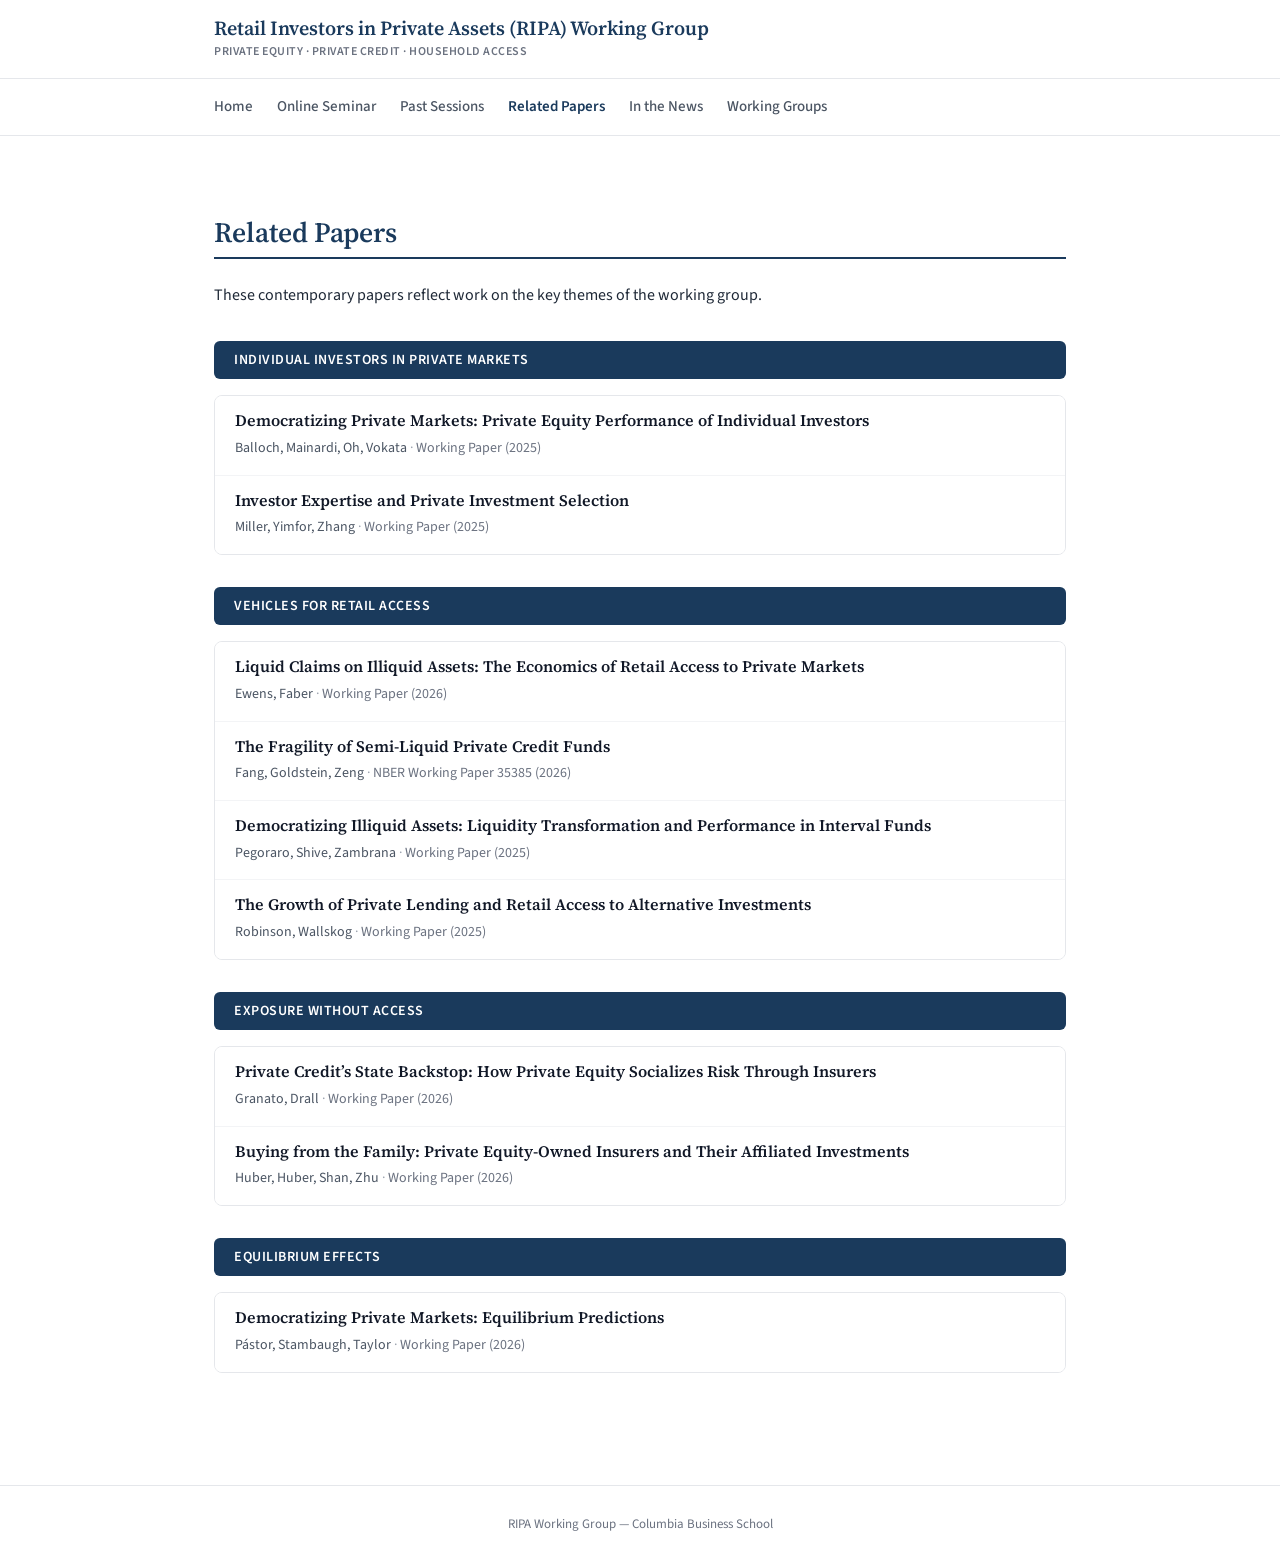
<file: papers.html>
<!DOCTYPE html>
<html lang="en">
<head>
    <meta charset="UTF-8">
    <meta name="viewport" content="width=device-width, initial-scale=1.0">
    <title>Related Papers &mdash; RIPA Working Group</title>
    <link rel="stylesheet" href="styles.css">
    <link rel="preconnect" href="https://fonts.googleapis.com">
    <link rel="preconnect" href="https://fonts.gstatic.com" crossorigin>
    <link href="https://fonts.googleapis.com/css2?family=Source+Sans+3:wght@300;400;600;700&family=Source+Serif+4:wght@400;600&display=swap" rel="stylesheet">
</head>
<body>
    <header>
        <div class="container">
            <a href="index.html">
                <h1>Retail Investors in Private Assets (RIPA) Working Group</h1>
                <p class="subtitle">Private Equity &middot; Private Credit &middot; Household Access</p>
            </a>
        </div>
    </header>

    <nav>
        <div class="container">
            <a href="index.html">Home</a>
            <a href="seminar.html">Online Seminar</a>
            <a href="past-sessions.html">Past Sessions</a>
            <a href="papers.html" class="nav-active">Related Papers</a>
            <a href="media.html">In the News</a>
            <a href="working-groups.html">Working Groups</a>
        </div>
    </nav>

    <main>
        <section class="container">
            <h2>Related Papers</h2>
            <p>These contemporary papers reflect work on the key themes of the working group.</p>
                <div class="topic-header">Individual Investors in Private Markets</div>
                <div class="papers-grid">
                    <div class="paper-card">
                        <div class="paper-title"><a href="https://papers.ssrn.com/sol3/papers.cfm?abstract_id=5319498">Democratizing Private Markets: Private Equity Performance of Individual Investors</a></div>
                        <div class="paper-authors">Balloch, Mainardi, Oh, Vokata</div>
                        <div class="paper-venue">Working Paper (2025)</div>
                    </div>
                    <div class="paper-card">
                        <div class="paper-title"><a href="https://papers.ssrn.com/sol3/papers.cfm?abstract_id=4917788">Investor Expertise and Private Investment Selection</a></div>
                        <div class="paper-authors">Miller, Yimfor, Zhang</div>
                        <div class="paper-venue">Working Paper (2025)</div>
                    </div>
                </div>

                <div class="topic-header">Vehicles for Retail Access</div>
                <div class="papers-grid">
                    <div class="paper-card">
                        <div class="paper-title"><a href="https://papers.ssrn.com/sol3/papers.cfm?abstract_id=6524419">Liquid Claims on Illiquid Assets: The Economics of Retail Access to Private Markets</a></div>
                        <div class="paper-authors">Ewens, Faber</div>
                        <div class="paper-venue">Working Paper (2026)</div>
                    </div>
                    <div class="paper-card">
                        <div class="paper-title"><a href="https://www.nber.org/papers/w35385">The Fragility of Semi-Liquid Private Credit Funds</a></div>
                        <div class="paper-authors">Fang, Goldstein, Zeng</div>
                        <div class="paper-venue">NBER Working Paper 35385 (2026)</div>
                    </div>
                    <div class="paper-card">
                        <div class="paper-title"><a href="https://papers.ssrn.com/sol3/papers.cfm?abstract_id=5365061">Democratizing Illiquid Assets: Liquidity Transformation and Performance in Interval Funds</a></div>
                        <div class="paper-authors">Pegoraro, Shive, Zambrana</div>
                        <div class="paper-venue">Working Paper (2025)</div>
                    </div>
                    <div class="paper-card">
                        <div class="paper-title"><a href="https://papers.ssrn.com/sol3/papers.cfm?abstract_id=5433596">The Growth of Private Lending and Retail Access to Alternative Investments</a></div>
                        <div class="paper-authors">Robinson, Wallskog</div>
                        <div class="paper-venue">Working Paper (2025)</div>
                    </div>
                </div>

                <div class="topic-header">Exposure Without Access</div>
                <div class="papers-grid">
                    <div class="paper-card">
                        <div class="paper-title"><a href="https://papers.ssrn.com/sol3/papers.cfm?abstract_id=7152239">Private Credit&rsquo;s State Backstop: How Private Equity Socializes Risk Through Insurers</a></div>
                        <div class="paper-authors">Granato, Drall</div>
                        <div class="paper-venue">Working Paper (2026)</div>
                    </div>
                    <div class="paper-card">
                        <div class="paper-title"><a href="https://papers.ssrn.com/sol3/papers.cfm?abstract_id=7016379">Buying from the Family: Private Equity-Owned Insurers and Their Affiliated Investments</a></div>
                        <div class="paper-authors">Huber, Huber, Shan, Zhu</div>
                        <div class="paper-venue">Working Paper (2026)</div>
                    </div>
                </div>

                <div class="topic-header">Equilibrium Effects</div>
                <div class="papers-grid">
                    <div class="paper-card">
                        <div class="paper-title"><a href="https://papers.ssrn.com/sol3/papers.cfm?abstract_id=7350104">Democratizing Private Markets: Equilibrium Predictions</a></div>
                        <div class="paper-authors">P&aacute;stor, Stambaugh, Taylor</div>
                        <div class="paper-venue">Working Paper (2026)</div>
                    </div>
                </div>
        </section>
    </main>

    <footer>
        <div class="container">
            <p>RIPA Working Group &mdash; Columbia Business School</p>
        </div>
    </footer>

</body>
</html>
</file>
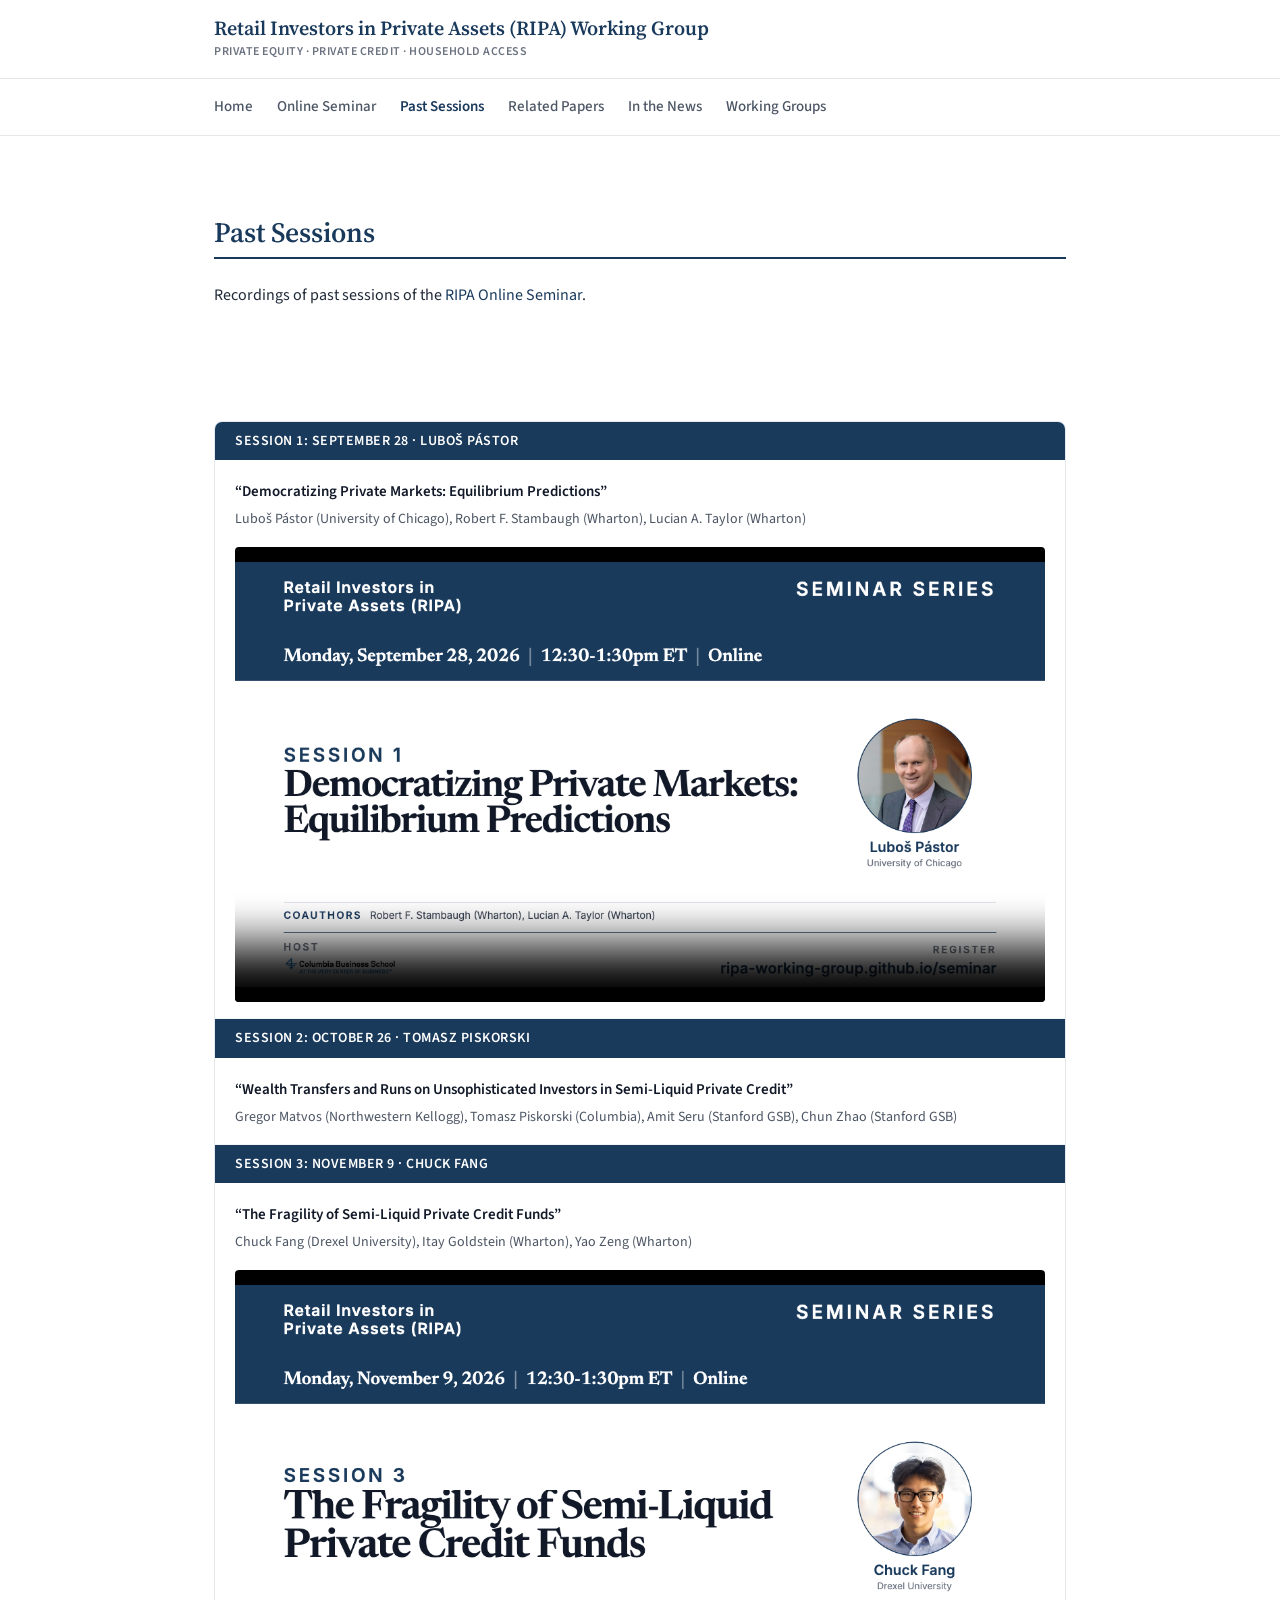
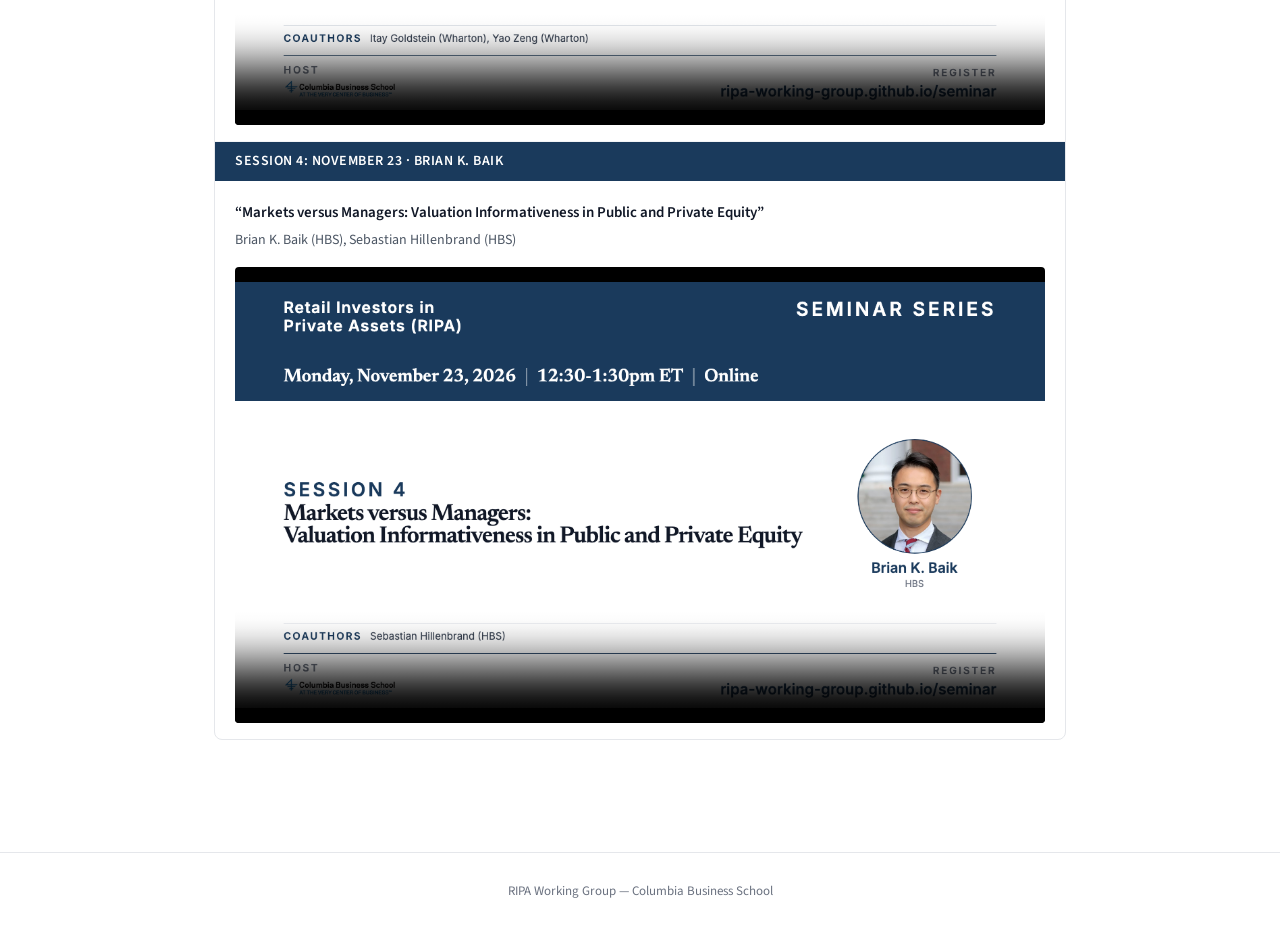
<file: past-sessions.html>
<!DOCTYPE html>
<html lang="en">
<head>
    <meta charset="UTF-8">
    <meta name="viewport" content="width=device-width, initial-scale=1.0">
    <title>Past Sessions &mdash; RIPA Working Group</title>
    <link rel="stylesheet" href="styles.css">
    <link rel="preconnect" href="https://fonts.googleapis.com">
    <link rel="preconnect" href="https://fonts.gstatic.com" crossorigin>
    <link href="https://fonts.googleapis.com/css2?family=Source+Sans+3:wght@300;400;600;700&family=Source+Serif+4:wght@400;600&display=swap" rel="stylesheet">
</head>
<body>
    <header>
        <div class="container">
            <a href="index.html">
                <h1>Retail Investors in Private Assets (RIPA) Working Group</h1>
                <p class="subtitle">Private Equity &middot; Private Credit &middot; Household Access</p>
            </a>
        </div>
    </header>

    <nav>
        <div class="container">
            <a href="index.html">Home</a>
            <a href="seminar.html">Online Seminar</a>
            <a href="past-sessions.html" class="nav-active">Past Sessions</a>
            <a href="papers.html">Related Papers</a>
            <a href="media.html">In the News</a>
            <a href="working-groups.html">Working Groups</a>
        </div>
    </nav>

    <main>
        <section class="container">
            <h2>Past Sessions</h2>
            <p>Recordings of past sessions of the <a href="seminar.html">RIPA Online Seminar</a>.</p>
        </section>

        <section class="container">
            <div class="schedule">
                <div class="session-header"><span>Session 1: September 28 &middot; Lubo&scaron; P&aacute;stor</span></div>
                <div class="time-block">
                    <div class="event">
                        <div class="paper-title-row">
                            <div class="paper-title"><a href="https://papers.ssrn.com/sol3/papers.cfm?abstract_id=7350104" target="_blank" rel="noopener">&ldquo;Democratizing Private Markets: Equilibrium Predictions&rdquo;</a></div>
                        </div>
                        <div class="paper-authors">Lubo&scaron; P&aacute;stor (University of Chicago), Robert F. Stambaugh (Wharton), Lucian A. Taylor (Wharton)</div>
                        <video class="session-video" controls preload="none" playsinline
                               poster="posters/ripa-fall-2026-session-1.png"
                               src="https://pub-8cad14e4bfed4190aafc02a45641d154.r2.dev/2026-09-28_Pastor_RIPA.mp4">
                            <a href="https://pub-8cad14e4bfed4190aafc02a45641d154.r2.dev/2026-09-28_Pastor_RIPA.mp4">Watch the recording</a>
                        </video>
                    </div>
                </div>
                <div class="session-header"><span>Session 2: October 26 &middot; Tomasz Piskorski</span></div>
                <div class="time-block">
                    <div class="event">
                        <div class="paper-title-row">
                            <div class="paper-title">&ldquo;Wealth Transfers and Runs on Unsophisticated Investors in Semi-Liquid Private Credit&rdquo;</div>
                        </div>
                        <div class="paper-authors">Gregor Matvos (Northwestern Kellogg), Tomasz Piskorski (Columbia), Amit Seru (Stanford GSB), Chun Zhao (Stanford GSB)</div>
                    </div>
                </div>
                <div class="session-header"><span>Session 3: November 9 &middot; Chuck Fang</span></div>
                <div class="time-block">
                    <div class="event">
                        <div class="paper-title-row">
                            <div class="paper-title"><a href="https://papers.ssrn.com/sol3/papers.cfm?abstract_id=6970198" target="_blank" rel="noopener">&ldquo;The Fragility of Semi-Liquid Private Credit Funds&rdquo;</a></div>
                        </div>
                        <div class="paper-authors">Chuck Fang (Drexel University), Itay Goldstein (Wharton), Yao Zeng (Wharton)</div>
                        <video class="session-video" controls preload="none" playsinline
                               poster="posters/ripa-fall-2026-session-3.png"
                               src="https://pub-8cad14e4bfed4190aafc02a45641d154.r2.dev/2026-11-09_Fang_RIPA.mp4">
                            <a href="https://pub-8cad14e4bfed4190aafc02a45641d154.r2.dev/2026-11-09_Fang_RIPA.mp4">Watch the recording</a>
                        </video>
                    </div>
                </div>
                <div class="session-header"><span>Session 4: November 23 &middot; Brian K. Baik</span></div>
                <div class="time-block">
                    <div class="event">
                        <div class="paper-title-row">
                            <div class="paper-title"><a href="drafts/baik-hillenbrand-2026-11-markets-versus-managers.pdf" target="_blank" rel="noopener">&ldquo;Markets versus Managers: Valuation Informativeness in Public and Private Equity&rdquo;</a></div>
                        </div>
                        <div class="paper-authors">Brian K. Baik (HBS), Sebastian Hillenbrand (HBS)</div>
                        <video class="session-video" controls preload="none" playsinline
                               poster="posters/ripa-fall-2026-session-4.png"
                               src="https://pub-8cad14e4bfed4190aafc02a45641d154.r2.dev/2026-11-23_Baik_RIPA.mp4">
                            <a href="https://pub-8cad14e4bfed4190aafc02a45641d154.r2.dev/2026-11-23_Baik_RIPA.mp4">Watch the recording</a>
                        </video>
                    </div>
                </div>
            </div>
        </section>
    </main>

    <footer>
        <div class="container">
            <p>RIPA Working Group &mdash; Columbia Business School</p>
        </div>
    </footer>
</body>
</html>
</file>
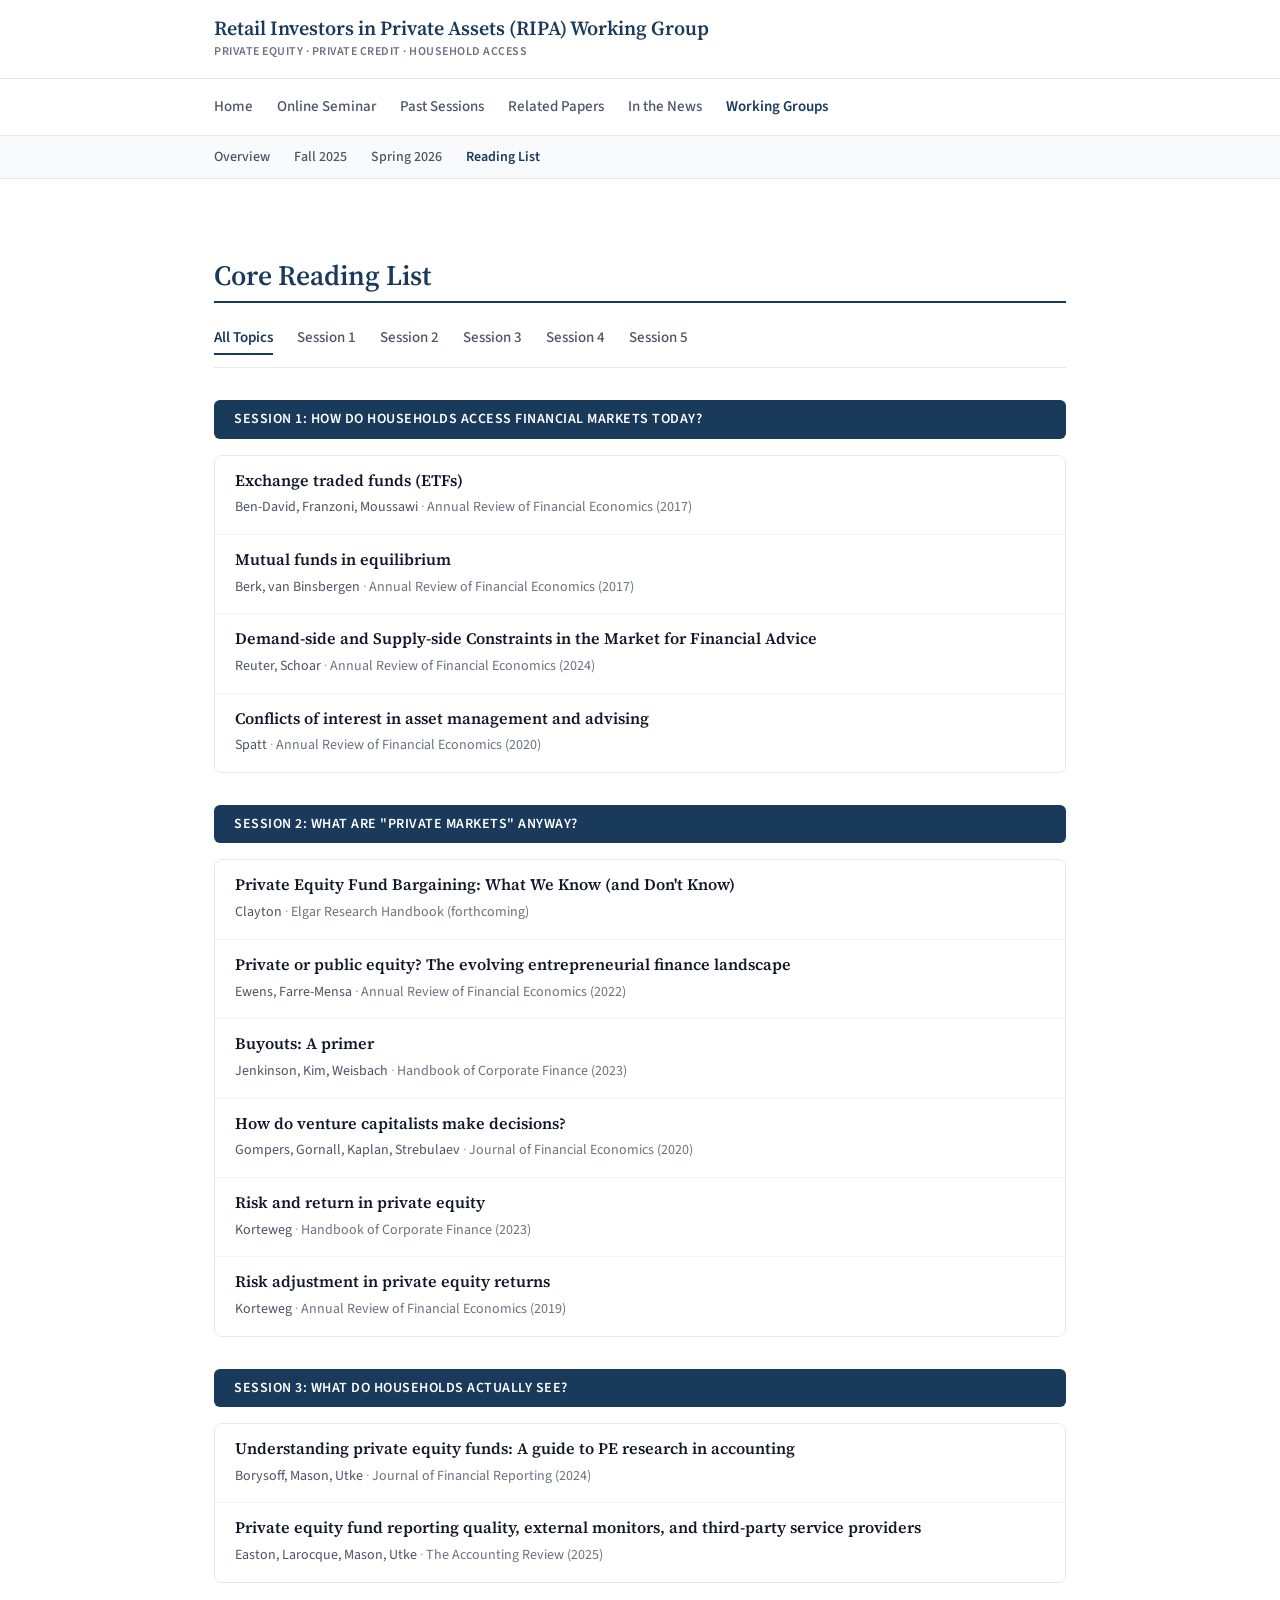
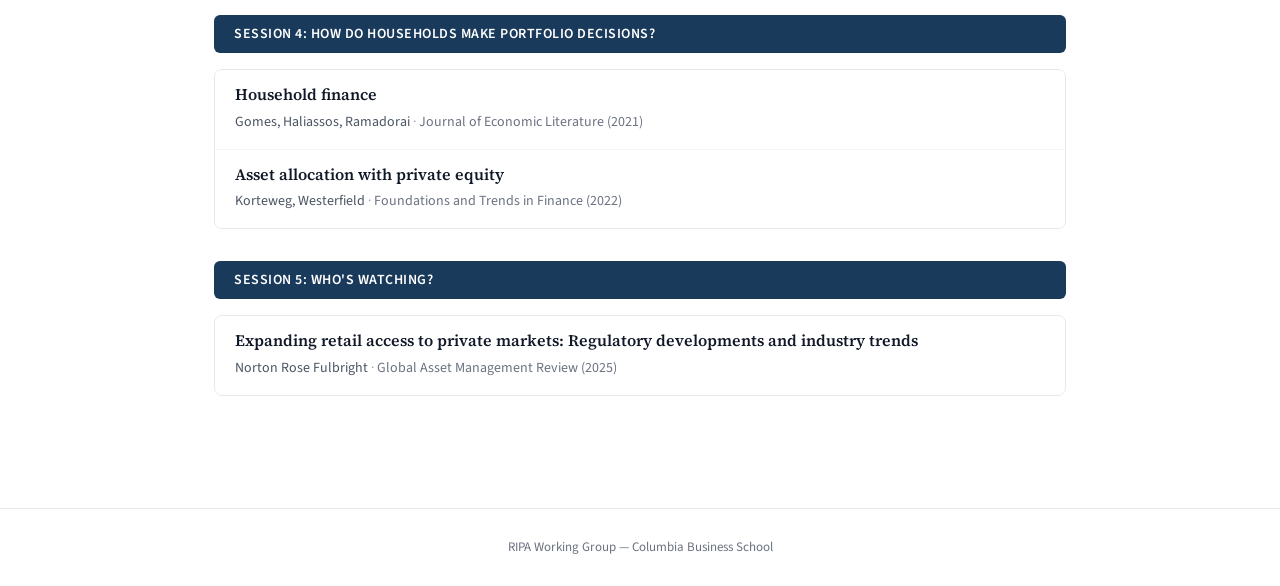
<file: reading.html>
<!DOCTYPE html>
<html lang="en">
<head>
    <meta charset="UTF-8">
    <meta name="viewport" content="width=device-width, initial-scale=1.0">
    <title>Reading List &mdash; RIPA Working Group</title>
    <link rel="stylesheet" href="styles.css">
    <link rel="preconnect" href="https://fonts.googleapis.com">
    <link rel="preconnect" href="https://fonts.gstatic.com" crossorigin>
    <link href="https://fonts.googleapis.com/css2?family=Source+Sans+3:wght@300;400;600;700&family=Source+Serif+4:wght@400;600&display=swap" rel="stylesheet">
</head>
<body>
    <header>
        <div class="container">
            <a href="index.html">
                <h1>Retail Investors in Private Assets (RIPA) Working Group</h1>
                <p class="subtitle">Private Equity &middot; Private Credit &middot; Household Access</p>
            </a>
        </div>
    </header>

    <nav>
        <div class="container">
            <a href="index.html">Home</a>
            <a href="seminar.html">Online Seminar</a>
            <a href="past-sessions.html">Past Sessions</a>
            <a href="papers.html">Related Papers</a>
            <a href="media.html">In the News</a>
            <a href="working-groups.html" class="nav-active">Working Groups</a>
        </div>
    </nav>

    <div class="subnav">
        <div class="container">
            <a href="working-groups.html">Overview</a>
            <a href="fall-2025.html">Fall 2025</a>
            <a href="spring-2026.html">Spring 2026</a>
            <a href="reading.html" class="subnav-active">Reading List</a>
        </div>
    </div>

    <main>
        <section class="container">
            <h2>Core Reading List</h2>
            <div class="topic-tabs">
                <button class="topic-tab active" data-topic="all">All Topics</button>
                <button class="topic-tab" data-topic="session1">Session 1</button>
                <button class="topic-tab" data-topic="session2">Session 2</button>
                <button class="topic-tab" data-topic="session3">Session 3</button>
                <button class="topic-tab" data-topic="session4">Session 4</button>
                <button class="topic-tab" data-topic="session5">Session 5</button>
            </div>

            <div id="all" class="topic-section active">
                <div class="topic-header">Session 1: How Do Households Access Financial Markets Today?</div>
                <div class="reading-cards">
                    <div class="reading-card">
                        <div class="reading-card-title">Exchange traded funds (ETFs)</div>
                        <div class="reading-card-authors">Ben-David, Franzoni, Moussawi</div>
                        <div class="reading-card-venue">Annual Review of Financial Economics (2017)</div>
                    </div>
                    <div class="reading-card">
                        <div class="reading-card-title">Mutual funds in equilibrium</div>
                        <div class="reading-card-authors">Berk, van Binsbergen</div>
                        <div class="reading-card-venue">Annual Review of Financial Economics (2017)</div>
                    </div>
                    <div class="reading-card">
                        <div class="reading-card-title">Demand-side and Supply-side Constraints in the Market for Financial Advice</div>
                        <div class="reading-card-authors">Reuter, Schoar</div>
                        <div class="reading-card-venue">Annual Review of Financial Economics (2024)</div>
                    </div>
                    <div class="reading-card">
                        <div class="reading-card-title">Conflicts of interest in asset management and advising</div>
                        <div class="reading-card-authors">Spatt</div>
                        <div class="reading-card-venue">Annual Review of Financial Economics (2020)</div>
                    </div>
                </div>

                <div class="topic-header">Session 2: What are "Private Markets" Anyway?</div>
                <div class="reading-cards">
                    <div class="reading-card">
                        <div class="reading-card-title">Private Equity Fund Bargaining: What We Know (and Don't Know)</div>
                        <div class="reading-card-authors">Clayton</div>
                        <div class="reading-card-venue">Elgar Research Handbook (forthcoming)</div>
                    </div>
                    <div class="reading-card">
                        <div class="reading-card-title">Private or public equity? The evolving entrepreneurial finance landscape</div>
                        <div class="reading-card-authors">Ewens, Farre-Mensa</div>
                        <div class="reading-card-venue">Annual Review of Financial Economics (2022)</div>
                    </div>
                    <div class="reading-card">
                        <div class="reading-card-title">Buyouts: A primer</div>
                        <div class="reading-card-authors">Jenkinson, Kim, Weisbach</div>
                        <div class="reading-card-venue">Handbook of Corporate Finance (2023)</div>
                    </div>
                    <div class="reading-card">
                        <div class="reading-card-title">How do venture capitalists make decisions?</div>
                        <div class="reading-card-authors">Gompers, Gornall, Kaplan, Strebulaev</div>
                        <div class="reading-card-venue">Journal of Financial Economics (2020)</div>
                    </div>
                    <div class="reading-card">
                        <div class="reading-card-title">Risk and return in private equity</div>
                        <div class="reading-card-authors">Korteweg</div>
                        <div class="reading-card-venue">Handbook of Corporate Finance (2023)</div>
                    </div>
                    <div class="reading-card">
                        <div class="reading-card-title">Risk adjustment in private equity returns</div>
                        <div class="reading-card-authors">Korteweg</div>
                        <div class="reading-card-venue">Annual Review of Financial Economics (2019)</div>
                    </div>
                </div>

                <div class="topic-header">Session 3: What Do Households Actually See?</div>
                <div class="reading-cards">
                    <div class="reading-card">
                        <div class="reading-card-title">Understanding private equity funds: A guide to PE research in accounting</div>
                        <div class="reading-card-authors">Borysoff, Mason, Utke</div>
                        <div class="reading-card-venue">Journal of Financial Reporting (2024)</div>
                    </div>
                    <div class="reading-card">
                        <div class="reading-card-title">Private equity fund reporting quality, external monitors, and third-party service providers</div>
                        <div class="reading-card-authors">Easton, Larocque, Mason, Utke</div>
                        <div class="reading-card-venue">The Accounting Review (2025)</div>
                    </div>
                </div>

                <div class="topic-header">Session 4: How Do Households Make Portfolio Decisions?</div>
                <div class="reading-cards">
                    <div class="reading-card">
                        <div class="reading-card-title">Household finance</div>
                        <div class="reading-card-authors">Gomes, Haliassos, Ramadorai</div>
                        <div class="reading-card-venue">Journal of Economic Literature (2021)</div>
                    </div>
                    <div class="reading-card">
                        <div class="reading-card-title">Asset allocation with private equity</div>
                        <div class="reading-card-authors">Korteweg, Westerfield</div>
                        <div class="reading-card-venue">Foundations and Trends in Finance (2022)</div>
                    </div>
                </div>

                <div class="topic-header">Session 5: Who's Watching?</div>
                <div class="reading-cards">
                    <div class="reading-card">
                        <div class="reading-card-title">Expanding retail access to private markets: Regulatory developments and industry trends</div>
                        <div class="reading-card-authors">Norton Rose Fulbright</div>
                        <div class="reading-card-venue">Global Asset Management Review (2025)</div>
                    </div>
                </div>
            </div>

            <div id="session1" class="topic-section">
                <div class="topic-header">Session 1: How Do Households Access Financial Markets Today?</div>
                <div class="reading-cards">
                    <div class="reading-card">
                        <div class="reading-card-title">Exchange traded funds (ETFs)</div>
                        <div class="reading-card-authors">Ben-David, Franzoni, Moussawi</div>
                        <div class="reading-card-venue">Annual Review of Financial Economics (2017)</div>
                    </div>
                    <div class="reading-card">
                        <div class="reading-card-title">Mutual funds in equilibrium</div>
                        <div class="reading-card-authors">Berk, van Binsbergen</div>
                        <div class="reading-card-venue">Annual Review of Financial Economics (2017)</div>
                    </div>
                    <div class="reading-card">
                        <div class="reading-card-title">Demand-side and Supply-side Constraints in the Market for Financial Advice</div>
                        <div class="reading-card-authors">Reuter, Schoar</div>
                        <div class="reading-card-venue">Annual Review of Financial Economics (2024)</div>
                    </div>
                    <div class="reading-card">
                        <div class="reading-card-title">Conflicts of interest in asset management and advising</div>
                        <div class="reading-card-authors">Spatt</div>
                        <div class="reading-card-venue">Annual Review of Financial Economics (2020)</div>
                    </div>
                </div>
            </div>

            <div id="session2" class="topic-section">
                <div class="topic-header">Session 2: What are "Private Markets" Anyway?</div>
                <div class="reading-cards">
                    <div class="reading-card">
                        <div class="reading-card-title">Private Equity Fund Bargaining: What We Know (and Don't Know)</div>
                        <div class="reading-card-authors">Clayton</div>
                        <div class="reading-card-venue">Elgar Research Handbook (forthcoming)</div>
                    </div>
                    <div class="reading-card">
                        <div class="reading-card-title">Private or public equity? The evolving entrepreneurial finance landscape</div>
                        <div class="reading-card-authors">Ewens, Farre-Mensa</div>
                        <div class="reading-card-venue">Annual Review of Financial Economics (2022)</div>
                    </div>
                    <div class="reading-card">
                        <div class="reading-card-title">Buyouts: A primer</div>
                        <div class="reading-card-authors">Jenkinson, Kim, Weisbach</div>
                        <div class="reading-card-venue">Handbook of Corporate Finance (2023)</div>
                    </div>
                    <div class="reading-card">
                        <div class="reading-card-title">How do venture capitalists make decisions?</div>
                        <div class="reading-card-authors">Gompers, Gornall, Kaplan, Strebulaev</div>
                        <div class="reading-card-venue">Journal of Financial Economics (2020)</div>
                    </div>
                    <div class="reading-card">
                        <div class="reading-card-title">Risk and return in private equity</div>
                        <div class="reading-card-authors">Korteweg</div>
                        <div class="reading-card-venue">Handbook of Corporate Finance (2023)</div>
                    </div>
                    <div class="reading-card">
                        <div class="reading-card-title">Risk adjustment in private equity returns</div>
                        <div class="reading-card-authors">Korteweg</div>
                        <div class="reading-card-venue">Annual Review of Financial Economics (2019)</div>
                    </div>
                </div>
            </div>

            <div id="session3" class="topic-section">
                <div class="topic-header">Session 3: What Do Households Actually See?</div>
                <div class="reading-cards">
                    <div class="reading-card">
                        <div class="reading-card-title">Understanding private equity funds: A guide to PE research in accounting</div>
                        <div class="reading-card-authors">Borysoff, Mason, Utke</div>
                        <div class="reading-card-venue">Journal of Financial Reporting (2024)</div>
                    </div>
                    <div class="reading-card">
                        <div class="reading-card-title">Private equity fund reporting quality, external monitors, and third-party service providers</div>
                        <div class="reading-card-authors">Easton, Larocque, Mason, Utke</div>
                        <div class="reading-card-venue">The Accounting Review (2025)</div>
                    </div>
                </div>
            </div>

            <div id="session4" class="topic-section">
                <div class="topic-header">Session 4: How Do Households Make Portfolio Decisions?</div>
                <div class="reading-cards">
                    <div class="reading-card">
                        <div class="reading-card-title">Household finance</div>
                        <div class="reading-card-authors">Gomes, Haliassos, Ramadorai</div>
                        <div class="reading-card-venue">Journal of Economic Literature (2021)</div>
                    </div>
                    <div class="reading-card">
                        <div class="reading-card-title">Asset allocation with private equity</div>
                        <div class="reading-card-authors">Korteweg, Westerfield</div>
                        <div class="reading-card-venue">Foundations and Trends in Finance (2022)</div>
                    </div>
                </div>
            </div>

            <div id="session5" class="topic-section">
                <div class="topic-header">Session 5: Who's Watching?</div>
                <div class="reading-cards">
                    <div class="reading-card">
                        <div class="reading-card-title">Expanding retail access to private markets: Regulatory developments and industry trends</div>
                        <div class="reading-card-authors">Norton Rose Fulbright</div>
                        <div class="reading-card-venue">Global Asset Management Review (2025)</div>
                    </div>
                </div>
            </div>
        </section>
    </main>

    <footer>
        <div class="container">
            <p>RIPA Working Group &mdash; Columbia Business School</p>
        </div>
    </footer>

    <script>
        document.querySelectorAll('.topic-tab').forEach(tab => {
            tab.addEventListener('click', () => {
                document.querySelectorAll('.topic-tab').forEach(t => t.classList.remove('active'));
                document.querySelectorAll('.topic-section').forEach(s => s.classList.remove('active'));
                tab.classList.add('active');
                document.getElementById(tab.dataset.topic).classList.add('active');
            });
        });
    </script>

</body>
</html>
</file>
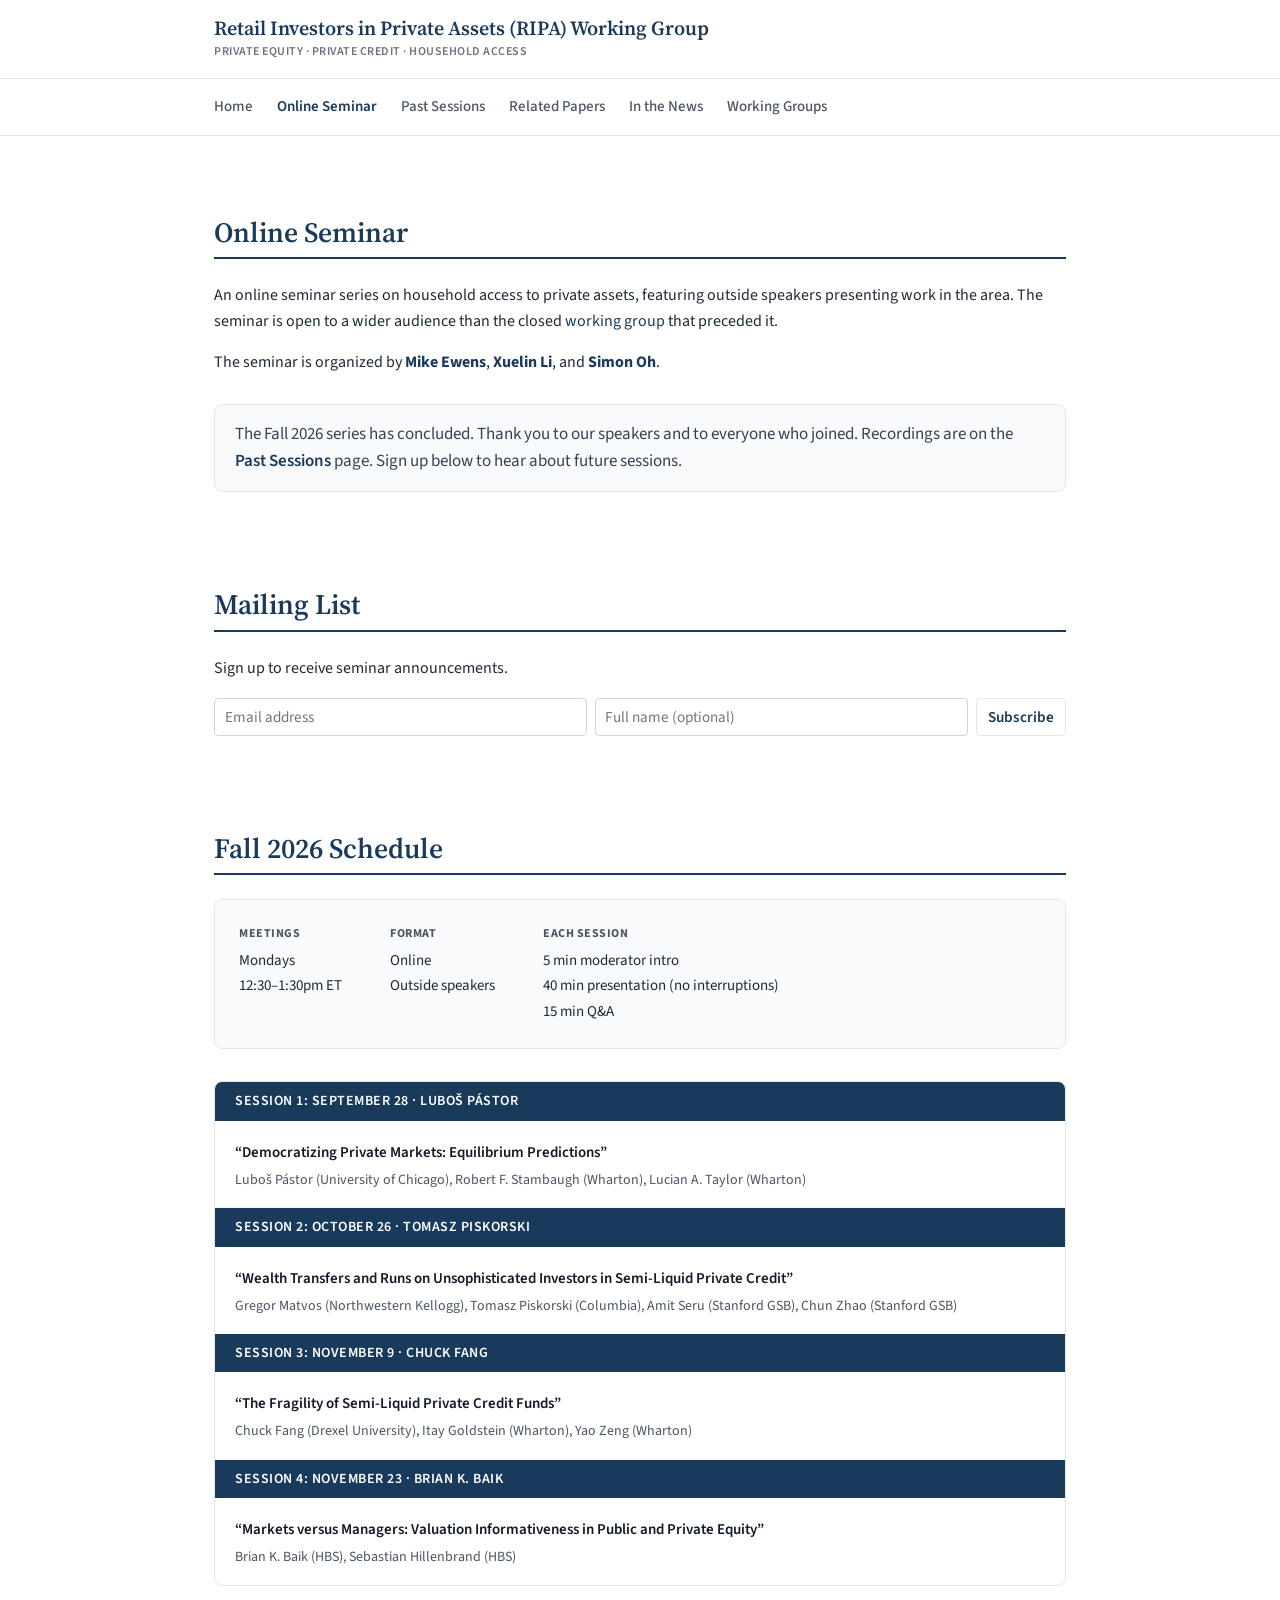
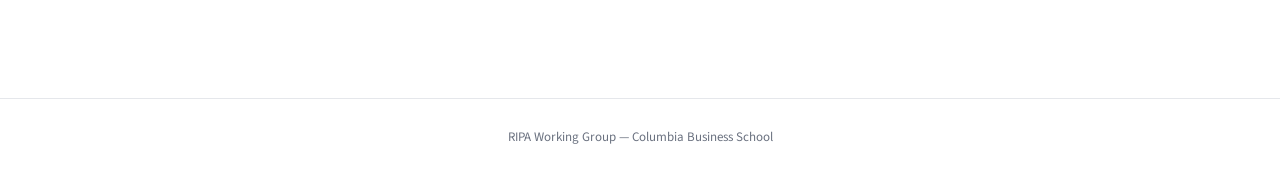
<file: seminar.html>
<!DOCTYPE html>
<html lang="en">
<head>
    <meta charset="UTF-8">
    <meta name="viewport" content="width=device-width, initial-scale=1.0">
    <title>Online Seminar &mdash; RIPA Working Group</title>
    <link rel="stylesheet" href="styles.css">
    <link rel="preconnect" href="https://fonts.googleapis.com">
    <link rel="preconnect" href="https://fonts.gstatic.com" crossorigin>
    <link href="https://fonts.googleapis.com/css2?family=Source+Sans+3:wght@300;400;600;700&family=Source+Serif+4:wght@400;600&display=swap" rel="stylesheet">
</head>
<body>
    <header>
        <div class="container">
            <a href="index.html">
                <h1>Retail Investors in Private Assets (RIPA) Working Group</h1>
                <p class="subtitle">Private Equity &middot; Private Credit &middot; Household Access</p>
            </a>
        </div>
    </header>

    <nav>
        <div class="container">
            <a href="index.html">Home</a>
            <a href="seminar.html" class="nav-active">Online Seminar</a>
            <a href="past-sessions.html">Past Sessions</a>
            <a href="papers.html">Related Papers</a>
            <a href="media.html">In the News</a>
            <a href="working-groups.html">Working Groups</a>
        </div>
    </nav>

    <main>
        <section class="container">
            <h2>Online Seminar</h2>
            <p>An online seminar series on household access to private assets, featuring outside speakers presenting work in the area. The seminar is open to a wider audience than the closed <a href="working-groups.html">working group</a> that preceded it.</p>
            <p>The seminar is organized by <strong><a href="https://michaelewens.com" target="_blank" rel="noopener">Mike Ewens</a></strong>, <strong><a href="https://xuelinli.com" target="_blank" rel="noopener">Xuelin Li</a></strong>, and <strong><a href="https://www.sangmino.net" target="_blank" rel="noopener">Simon Oh</a></strong>.</p>
            <p class="register-line">
                The Fall 2026 series has concluded. Thank you to our speakers and to everyone who joined.
                Recordings are on the <a href="past-sessions.html">Past Sessions</a> page.
                Sign up below to hear about future sessions.
            </p>
        </section>

        <section class="container" id="subscribe">
            <h2>Mailing List</h2>
            <p>Sign up to receive seminar announcements.</p>
            <form id="mc-form" class="mc-form" method="post"
                  action="https://workshop-efi.us19.list-manage.com/subscribe/post?u=1558a06a94f11b4a9bc852d02&amp;id=555997da09&amp;f_id=000963e7f0">
                <input type="email" name="EMAIL" placeholder="Email address" required aria-label="Email address">
                <input type="text" name="MMERGE5" placeholder="Full name (optional)" aria-label="Full name">
                <div aria-hidden="true" style="position: absolute; left: -5000px;"><input type="text" name="b_1558a06a94f11b4a9bc852d02_555997da09" tabindex="-1" value=""></div>
                <button type="submit" class="event-action">Subscribe</button>
            </form>
            <p id="mc-status" class="mc-status" role="status"></p>
        </section>

        <section class="container">
            <h2>Fall 2026 Schedule</h2>
            <div class="event-details">
                <div class="detail">
                    <strong>Meetings</strong>
                    <span>Mondays<br>12:30&ndash;1:30pm ET</span>
                </div>
                <div class="detail">
                    <strong>Format</strong>
                    <span>Online<br>Outside speakers</span>
                </div>
                <div class="detail">
                    <strong>Each session</strong>
                    <span>5 min moderator intro<br>40 min presentation (no interruptions)<br>15 min Q&amp;A</span>
                </div>
            </div>
            <div class="schedule">
                <div class="session-header"><span>Session 1: September 28 &middot; Lubo&scaron; P&aacute;stor</span></div>
                <div class="time-block">
                    <div class="event">
                        <div class="paper-title-row">
                            <div class="paper-title"><a href="https://papers.ssrn.com/sol3/papers.cfm?abstract_id=7350104" target="_blank" rel="noopener">&ldquo;Democratizing Private Markets: Equilibrium Predictions&rdquo;</a></div>
                        </div>
                        <div class="paper-authors">Lubo&scaron; P&aacute;stor (University of Chicago), Robert F. Stambaugh (Wharton), Lucian A. Taylor (Wharton)</div>
                    </div>
                </div>
                <div class="session-header"><span>Session 2: October 26 &middot; Tomasz Piskorski</span></div>
                <div class="time-block">
                    <div class="event">
                        <div class="paper-title-row">
                            <div class="paper-title">&ldquo;Wealth Transfers and Runs on Unsophisticated Investors in Semi-Liquid Private Credit&rdquo;</div>
                        </div>
                        <div class="paper-authors">Gregor Matvos (Northwestern Kellogg), Tomasz Piskorski (Columbia), Amit Seru (Stanford GSB), Chun Zhao (Stanford GSB)</div>
                    </div>
                </div>
                <div class="session-header"><span>Session 3: November 9 &middot; Chuck Fang</span></div>
                <div class="time-block">
                    <div class="event">
                        <div class="paper-title-row">
                            <div class="paper-title"><a href="https://papers.ssrn.com/sol3/papers.cfm?abstract_id=6970198" target="_blank" rel="noopener">&ldquo;The Fragility of Semi-Liquid Private Credit Funds&rdquo;</a></div>
                        </div>
                        <div class="paper-authors">Chuck Fang (Drexel University), Itay Goldstein (Wharton), Yao Zeng (Wharton)</div>
                    </div>
                </div>
                <div class="session-header"><span>Session 4: November 23 &middot; Brian K. Baik</span></div>
                <div class="time-block">
                    <div class="event">
                        <div class="paper-title-row">
                            <div class="paper-title"><a href="drafts/baik-hillenbrand-2026-11-markets-versus-managers.pdf" target="_blank" rel="noopener">&ldquo;Markets versus Managers: Valuation Informativeness in Public and Private Equity&rdquo;</a></div>
                        </div>
                        <div class="paper-authors">Brian K. Baik (HBS), Sebastian Hillenbrand (HBS)</div>
                    </div>
                </div>
            </div>
        </section>
    </main>

    <footer>
        <div class="container">
            <p>RIPA Working Group &mdash; Columbia Business School</p>
        </div>
    </footer>


    <script>
        // Copy the poster image to the clipboard. Safari needs the ClipboardItem
        // value to be a promise resolved inside the user gesture, Chrome accepts a
        // blob; try the promise form first and fall back. If the browser blocks
        // image writes entirely, open the poster so the user can save it by hand.
        document.querySelectorAll("[data-copy-poster]").forEach((btn) => {
            btn.addEventListener("click", async () => {
                const url = btn.dataset.copyPoster;
                const done = (msg) => {
                    const original = btn.dataset.label || btn.textContent;
                    btn.dataset.label = original;
                    btn.textContent = msg;
                    setTimeout(() => { btn.textContent = btn.dataset.label; }, 2000);
                };
                try {
                    const item = new ClipboardItem({
                        "image/png": fetch(url).then((r) => r.blob()),
                    });
                    await navigator.clipboard.write([item]);
                    done("Copied");
                } catch (first) {
                    try {
                        const blob = await (await fetch(url)).blob();
                        await navigator.clipboard.write([new ClipboardItem({ "image/png": blob })]);
                        done("Copied");
                    } catch (second) {
                        window.open(url, "_blank", "noopener");
                    }
                }
            });
        });

        // Submit the Mailchimp signup in place through its JSONP endpoint. If the
        // script cannot load, fall back to a normal post (Mailchimp's page, same tab).
        const mcForm = document.getElementById("mc-form");
        const mcStatus = document.getElementById("mc-status");
        mcForm.addEventListener("submit", (event) => {
            event.preventDefault();
            const callback = "mcCallback" + Date.now();
            const script = document.createElement("script");
            window[callback] = (data) => {
                delete window[callback];
                script.remove();
                if (data.result === "success") {
                    mcForm.hidden = true;
                    mcStatus.textContent = "Thanks! Check your email to confirm your subscription.";
                } else {
                    mcStatus.textContent = String(data.msg || "Something went wrong. Please try again.")
                        .replace(/<[^>]*>/g, "").replace(/^\d+ - /, "");
                }
            };
            script.onerror = () => {
                delete window[callback];
                mcForm.submit();
            };
            const params = new URLSearchParams(new FormData(mcForm));
            script.src = mcForm.action.replace("/subscribe/post?", "/subscribe/post-json?") + "&" + params + "&c=" + callback;
            document.body.appendChild(script);
        });
    </script>
</body>
</html>
</file>
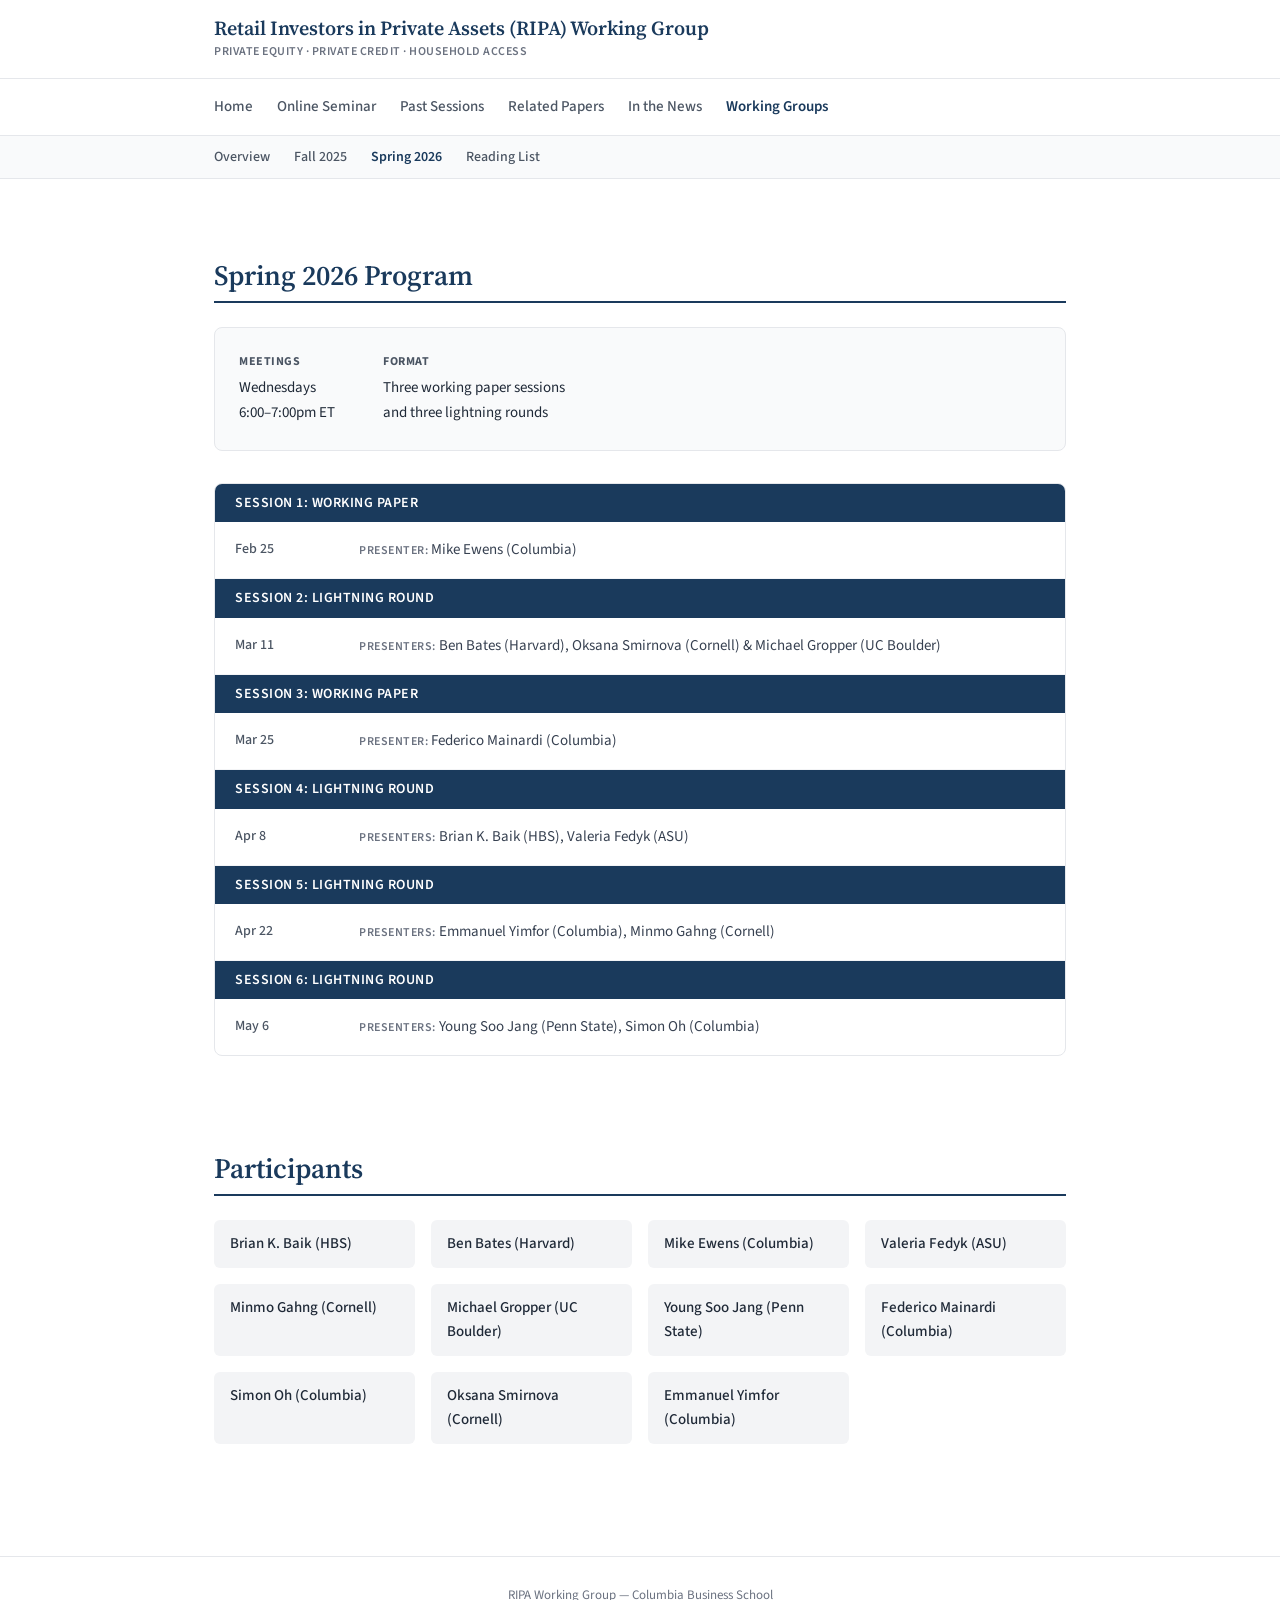
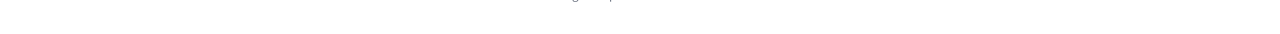
<file: spring-2026.html>
<!DOCTYPE html>
<html lang="en">
<head>
    <meta charset="UTF-8">
    <meta name="viewport" content="width=device-width, initial-scale=1.0">
    <title>Spring 2026 &mdash; RIPA Working Group</title>
    <link rel="stylesheet" href="styles.css">
    <link rel="preconnect" href="https://fonts.googleapis.com">
    <link rel="preconnect" href="https://fonts.gstatic.com" crossorigin>
    <link href="https://fonts.googleapis.com/css2?family=Source+Sans+3:wght@300;400;600;700&family=Source+Serif+4:wght@400;600&display=swap" rel="stylesheet">
</head>
<body>
    <header>
        <div class="container">
            <a href="index.html">
                <h1>Retail Investors in Private Assets (RIPA) Working Group</h1>
                <p class="subtitle">Private Equity &middot; Private Credit &middot; Household Access</p>
            </a>
        </div>
    </header>

    <nav>
        <div class="container">
            <a href="index.html">Home</a>
            <a href="seminar.html">Online Seminar</a>
            <a href="past-sessions.html">Past Sessions</a>
            <a href="papers.html">Related Papers</a>
            <a href="media.html">In the News</a>
            <a href="working-groups.html" class="nav-active">Working Groups</a>
        </div>
    </nav>

    <div class="subnav">
        <div class="container">
            <a href="working-groups.html">Overview</a>
            <a href="fall-2025.html">Fall 2025</a>
            <a href="spring-2026.html" class="subnav-active">Spring 2026</a>
            <a href="reading.html">Reading List</a>
        </div>
    </div>


    <main>
        <section class="container" id="schedule">
            <h2>Spring 2026 Program</h2>
            <div class="event-details">
                <div class="detail">
                    <strong>Meetings</strong>
                    <span>Wednesdays<br>6:00&ndash;7:00pm ET</span>
                </div>
                <div class="detail">
                    <strong>Format</strong>
                    <span>Three working paper sessions<br>and three lightning rounds</span>
                </div>
            </div>
            <div class="schedule">
                <div class="session-header"><span>Session 1: Working Paper</span></div>
                <div class="time-block">
                    <div class="time">Feb 25</div>
                    <div class="event">
                        <div class="session-people"><span class="role">Presenter:</span> Mike Ewens (Columbia)</div>
                    </div>
                </div>
                <div class="session-header"><span>Session 2: Lightning Round</span></div>
                <div class="time-block">
                    <div class="time">Mar 11</div>
                    <div class="event">
                        <div class="session-people"><span class="role">Presenters:</span> Ben Bates (Harvard), Oksana Smirnova (Cornell) &amp; Michael Gropper (UC Boulder)</div>
                    </div>
                </div>
                <div class="session-header"><span>Session 3: Working Paper</span></div>
                <div class="time-block">
                    <div class="time">Mar 25</div>
                    <div class="event">
                        <div class="session-people"><span class="role">Presenter:</span> Federico Mainardi (Columbia)</div>
                    </div>
                </div>
                <div class="session-header"><span>Session 4: Lightning Round</span></div>
                <div class="time-block">
                    <div class="time">Apr 8</div>
                    <div class="event">
                        <div class="session-people"><span class="role">Presenters:</span> Brian K. Baik (HBS), Valeria Fedyk (ASU)</div>
                    </div>
                </div>
                <div class="session-header"><span>Session 5: Lightning Round</span></div>
                <div class="time-block">
                    <div class="time">Apr 22</div>
                    <div class="event">
                        <div class="session-people"><span class="role">Presenters:</span> Emmanuel Yimfor (Columbia), Minmo Gahng (Cornell)</div>
                    </div>
                </div>
                <div class="session-header"><span>Session 6: Lightning Round</span></div>
                <div class="time-block">
                    <div class="time">May 6</div>
                    <div class="event">
                        <div class="session-people"><span class="role">Presenters:</span> Young Soo Jang (Penn State), Simon Oh (Columbia)</div>
                    </div>
                </div>
            </div>
        </section>

        <section class="container" id="participants">
            <h2>Participants</h2>
            <div class="participants-grid">
                <div class="participant">Brian K. Baik (HBS)</div>
                <div class="participant">Ben Bates (Harvard)</div>
                <div class="participant">Mike Ewens (Columbia)</div>
                <div class="participant">Valeria Fedyk (ASU)</div>
                <div class="participant">Minmo Gahng (Cornell)</div>
                <div class="participant">Michael Gropper (UC Boulder)</div>
                <div class="participant">Young Soo Jang (Penn State)</div>
                <div class="participant">Federico Mainardi (Columbia)</div>
                <div class="participant">Simon Oh (Columbia)</div>
                <div class="participant">Oksana Smirnova (Cornell)</div>
                <div class="participant">Emmanuel Yimfor (Columbia)</div>
            </div>
        </section>
        </main>

    <footer>
        <div class="container">
            <p>RIPA Working Group &mdash; Columbia Business School</p>
        </div>
    </footer>

</body>
</html>
</file>
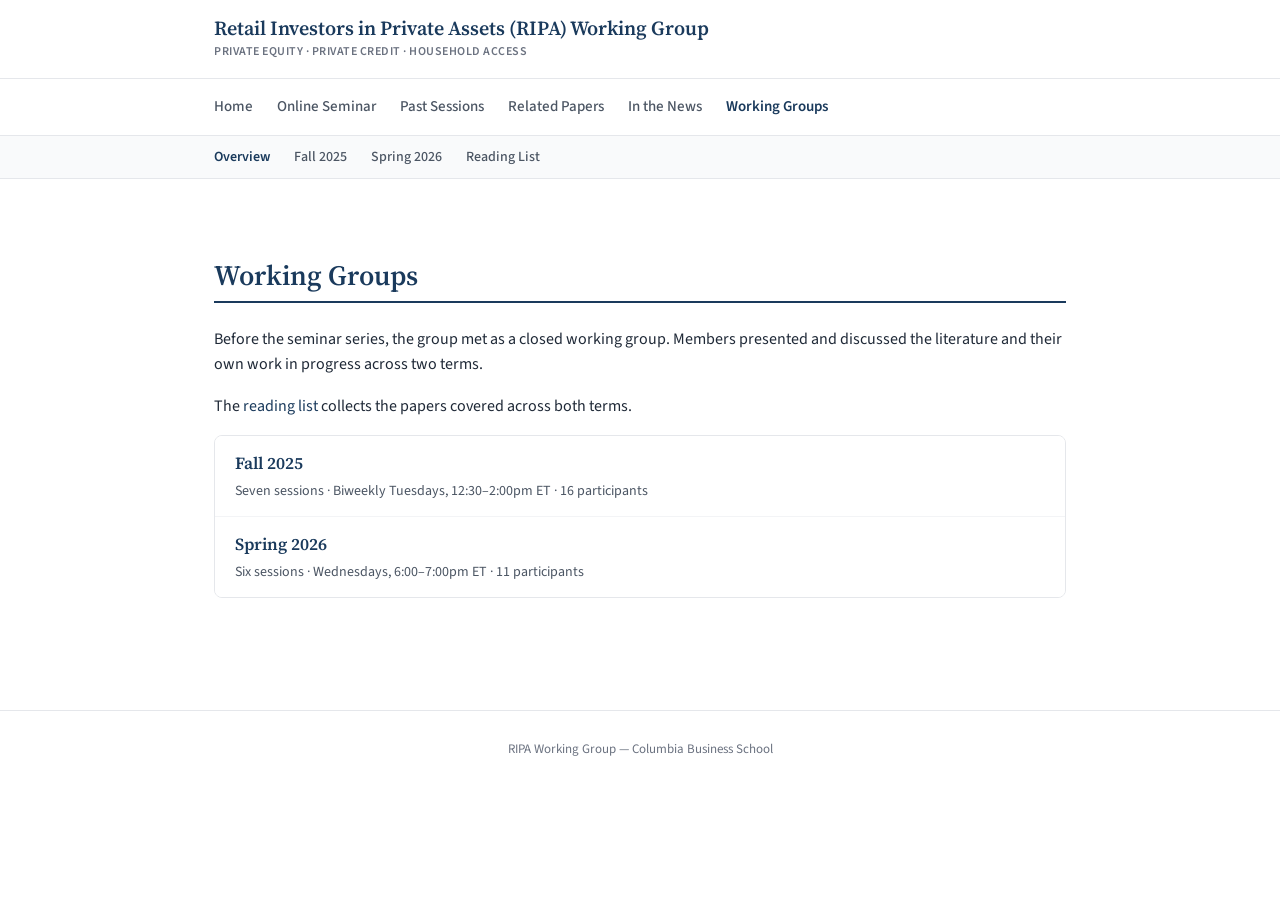
<file: working-groups.html>
<!DOCTYPE html>
<html lang="en">
<head>
    <meta charset="UTF-8">
    <meta name="viewport" content="width=device-width, initial-scale=1.0">
    <title>Working Groups &mdash; RIPA Working Group</title>
    <link rel="stylesheet" href="styles.css">
    <link rel="preconnect" href="https://fonts.googleapis.com">
    <link rel="preconnect" href="https://fonts.gstatic.com" crossorigin>
    <link href="https://fonts.googleapis.com/css2?family=Source+Sans+3:wght@300;400;600;700&family=Source+Serif+4:wght@400;600&display=swap" rel="stylesheet">
</head>
<body>
    <header>
        <div class="container">
            <a href="index.html">
                <h1>Retail Investors in Private Assets (RIPA) Working Group</h1>
                <p class="subtitle">Private Equity &middot; Private Credit &middot; Household Access</p>
            </a>
        </div>
    </header>

    <nav>
        <div class="container">
            <a href="index.html">Home</a>
            <a href="seminar.html">Online Seminar</a>
            <a href="past-sessions.html">Past Sessions</a>
            <a href="papers.html">Related Papers</a>
            <a href="media.html">In the News</a>
            <a href="working-groups.html" class="nav-active">Working Groups</a>
        </div>
    </nav>

    <div class="subnav">
        <div class="container">
            <a href="working-groups.html" class="subnav-active">Overview</a>
            <a href="fall-2025.html">Fall 2025</a>
            <a href="spring-2026.html">Spring 2026</a>
            <a href="reading.html">Reading List</a>
        </div>
    </div>


    <main>
        <section class="container">
            <h2>Working Groups</h2>
            <p>Before the seminar series, the group met as a closed working group. Members presented and discussed the literature and their own work in progress across two terms.</p>
            <p>The <a href="reading.html">reading list</a> collects the papers covered across both terms.</p>
            <div class="term-list">
                <a class="term-row" href="fall-2025.html">
                    <div class="term-title">Fall 2025</div>
                    <div class="term-meta">Seven sessions &middot; Biweekly Tuesdays, 12:30&ndash;2:00pm ET &middot; 16 participants</div>
                </a>
                <a class="term-row" href="spring-2026.html">
                    <div class="term-title">Spring 2026</div>
                    <div class="term-meta">Six sessions &middot; Wednesdays, 6:00&ndash;7:00pm ET &middot; 11 participants</div>
                </a>
            </div>
        </section>
    </main>

    <footer>
        <div class="container">
            <p>RIPA Working Group &mdash; Columbia Business School</p>
        </div>
    </footer>

</body>
</html>
</file>
<file: styles.css>
/* ==========================================================================
   RIPA Working Group
   Design system kept in parallel with the Columbia Workshop in New
   Empirical Finance site (columbia-finance-workshop.github.io).
   Source Serif headings, Source Sans body, Columbia navy, 900px column.
   ========================================================================== */

:root {
    --primary-blue: #1a3a5c;
    --primary-blue-light: #2d5a87;
    --columbia-blue: #1a3a5c;
    --columbia-navy: #1a3a5c;
    --columbia-dark: #0f2840;
    --white: #ffffff;
    --gray-50: #f9fafb;
    --gray-100: #f3f4f6;
    --gray-200: #e5e7eb;
    --gray-300: #d1d5db;
    --gray-400: #9ca3af;
    --gray-500: #6b7280;
    --gray-600: #4b5563;
    --gray-700: #374151;
    --gray-800: #1f2937;
    --gray-900: #111827;
}

/* Reset and Base */
*, *::before, *::after {
    box-sizing: border-box;
}

html {
    scroll-behavior: smooth;
}

body {
    margin: 0;
    font-family: 'Source Sans 3', -apple-system, BlinkMacSystemFont, 'Segoe UI', sans-serif;
    font-size: 16px;
    line-height: 1.6;
    color: var(--gray-800);
    background: var(--white);
}

/* Horizontal padding only. Setting the shorthand here would zero out the
   vertical padding on elements that carry both `section` and `container`. */
.container {
    max-width: 900px;
    margin: 0 auto;
    padding-left: 24px;
    padding-right: 24px;
}

/* Typography */
h1, h2, h3 {
    font-family: 'Source Serif 4', Georgia, serif;
    font-weight: 600;
    line-height: 1.2;
}

h1 {
    font-size: 2.25rem;
    margin: 0;
}

h2 {
    font-size: 1.75rem;
    color: var(--columbia-navy);
    margin: 0 0 1.5rem 0;
    padding-bottom: 0.5rem;
    border-bottom: 2px solid var(--columbia-blue);
}

h3 {
    font-size: 1.25rem;
    color: var(--gray-700);
    margin: 2rem 0 1rem 0;
}

p {
    margin: 0 0 1rem 0;
}

a {
    color: var(--columbia-navy);
    text-decoration: none;
}

a:hover {
    text-decoration: underline;
}

/* Header */
header {
    background: var(--white);
    border-bottom: 1px solid var(--gray-200);
    padding: 1rem 0;
}

header a {
    text-decoration: none;
    color: inherit;
}

header a:hover {
    text-decoration: none;
}

header h1 {
    color: var(--columbia-navy);
    margin: 0;
    font-size: 1.25rem;
    font-weight: 600;
}

header .subtitle {
    font-family: 'Source Sans 3', sans-serif;
    font-size: 0.75rem;
    font-weight: 600;
    text-transform: uppercase;
    letter-spacing: 0.5px;
    color: var(--gray-500);
    margin: 0.15rem 0 0 0;
}

/* Navigation */
nav {
    background: var(--white);
    border-bottom: 1px solid var(--gray-200);
    position: sticky;
    top: 0;
    z-index: 100;
    margin-bottom: 2rem;
}

nav .container {
    display: flex;
    flex-wrap: wrap;
    gap: 1.5rem;
    padding-top: 1rem;
    padding-bottom: 1rem;
}

nav a {
    color: var(--gray-600);
    font-weight: 500;
    font-size: 0.9375rem;
    transition: color 0.2s;
}

nav a:hover {
    color: var(--columbia-navy);
    text-decoration: none;
}

nav a.nav-active {
    color: var(--columbia-navy);
    font-weight: 600;
}

/* Secondary navigation, for the terms under Working Groups */
.subnav {
    background: var(--gray-50);
    border-bottom: 1px solid var(--gray-200);
    margin-top: -2rem;
    margin-bottom: 2rem;
}

.subnav .container {
    display: flex;
    flex-wrap: wrap;
    gap: 1.5rem;
    padding-top: 0.625rem;
    padding-bottom: 0.625rem;
}

.subnav a {
    color: var(--gray-600);
    font-size: 0.875rem;
    font-weight: 500;
}

.subnav a:hover {
    color: var(--columbia-navy);
    text-decoration: none;
}

.subnav a.subnav-active {
    color: var(--columbia-navy);
    font-weight: 600;
}

/* Main Content */
main {
    padding-bottom: 4rem;
}

section {
    padding: 3rem 0;
}

/* Intro / scope questions */
.intro-section p {
    font-size: 1.0625rem;
    color: var(--gray-700);
}

.questions-list {
    margin: 1rem 0 0 0;
    padding: 1.25rem 1.5rem 1.25rem 2.75rem;
    background: var(--gray-50);
    border: 1px solid var(--gray-200);
    border-radius: 8px;
}

.questions-list li {
    color: var(--gray-700);
    margin-bottom: 0.5rem;
}

.questions-list li:last-child {
    margin-bottom: 0;
}

.goals-list {
    margin: 0.5rem 0 0 0;
    padding-left: 1.5rem;
}

.goals-list li {
    color: var(--gray-700);
    margin-bottom: 0.5rem;
}

/* Event Details */
.event-details {
    display: flex;
    flex-wrap: wrap;
    gap: 3rem;
    margin-bottom: 2rem;
    padding: 1.5rem;
    background: var(--gray-50);
    border-radius: 8px;
    border: 1px solid var(--gray-200);
}

.detail strong {
    display: block;
    font-size: 0.75rem;
    text-transform: uppercase;
    letter-spacing: 0.5px;
    color: var(--gray-600);
    margin-bottom: 0.25rem;
}

.detail span {
    color: var(--gray-800);
    font-size: 0.9375rem;
    line-height: 1.5;
}

.tba {
    color: var(--gray-600);
    font-size: 0.9375rem;
    padding: 1.5rem;
    background: var(--gray-50);
    border: 1px solid var(--gray-200);
    border-radius: 8px;
    margin: 0;
}

/* Schedule */
.schedule {
    border: 1px solid var(--gray-200);
    border-radius: 8px;
    overflow: hidden;
}

.session-header {
    background: var(--columbia-navy);
    color: var(--white);
    padding: 0.5rem 1.25rem;
    font-weight: 600;
    font-size: 0.875rem;
    text-transform: uppercase;
    letter-spacing: 0.5px;
    display: flex;
    justify-content: space-between;
    align-items: baseline;
    gap: 1rem;
}

.session-chair {
    font-weight: 400;
    text-transform: none;
    letter-spacing: 0;
    font-size: 0.8125rem;
    color: rgba(255, 255, 255, 0.75);
    white-space: nowrap;
}

.time-block {
    display: flex;
    padding: 1rem 1.25rem;
    border-bottom: 1px solid var(--gray-100);
    gap: 1.5rem;
}

.time-block:last-child {
    border-bottom: none;
}

.time {
    flex-shrink: 0;
    width: 100px;
    font-size: 0.875rem;
    color: var(--gray-600);
    font-weight: 500;
}

.event {
    flex-grow: 1;
}

.presenter {
    font-weight: 600;
    color: var(--gray-900);
}

.affiliation {
    color: var(--gray-500);
    font-size: 0.875rem;
}

.session-people {
    font-size: 0.9375rem;
    color: var(--gray-700);
}

.role {
    color: var(--gray-500);
    font-size: 0.75rem;
    text-transform: uppercase;
    letter-spacing: 0.5px;
    font-weight: 600;
}

/* Paper title inside a schedule row (seminar sessions) */
.time-block .paper-authors {
    color: var(--gray-600);
    font-size: 0.875rem;
    margin-top: 0.25rem;
}

.time-block .paper-title {
    color: var(--gray-900);
    font-size: 0.9375rem;
    font-weight: 600;
    margin-top: 0.25rem;
}

/* Linked and unlinked session titles should look the same; the link
   reveals itself on hover, as on the Related Papers page. */
.time-block .paper-title a {
    color: var(--gray-900);
}

.time-block .paper-title a:hover {
    color: var(--columbia-navy);
}

/* Title on the left, actions on the right; they stack on narrow screens. */
.paper-title-row {
    display: flex;
    align-items: baseline;
    justify-content: space-between;
    flex-wrap: wrap;
    gap: 0.5rem 1.25rem;
}

.paper-title-row .paper-title {
    flex: 1 1 18rem;
}

.paper-title-row .event-actions {
    flex-shrink: 0;
    margin-top: 0.25rem;
}

.event-actions {
    display: flex;
    flex-wrap: wrap;
    gap: 0.5rem;
    margin-top: 0.75rem;
}

.event-action {
    display: inline-block;
    padding: 0.4rem 0.7rem;
    border: 1px solid var(--gray-200);
    border-radius: 4px;
    color: var(--columbia-navy);
    font-size: 0.85rem;
    font-weight: 600;
    line-height: 1.2;
    text-decoration: none;
    transition: background-color 0.15s ease, border-color 0.15s ease;
}

.event-action:hover {
    border-color: var(--gray-300);
    color: var(--columbia-navy);
    background: var(--gray-50);
}

.event-action:focus-visible {
    outline: 2px solid var(--columbia-navy);
    outline-offset: 2px;
}

.session-questions {
    margin-top: 0.75rem;
    padding-top: 0.75rem;
    border-top: 1px solid var(--gray-100);
}

.session-questions ul {
    margin: 0;
    padding-left: 1.15rem;
}

.session-questions li {
    font-size: 0.9375rem;
    color: var(--gray-600);
    margin-bottom: 0.35rem;
}

.session-questions li:last-child {
    margin-bottom: 0;
}

.format-note {
    color: var(--gray-600);
    font-size: 0.9375rem;
    margin-bottom: 1.5rem;
}

/* Participants */
.participants-grid {
    display: grid;
    grid-template-columns: repeat(auto-fill, minmax(180px, 1fr));
    gap: 1rem;
}

.participant {
    background: var(--gray-100);
    padding: 0.75rem 1rem;
    border-radius: 6px;
    font-weight: 500;
    color: var(--gray-800);
    font-size: 0.9375rem;
}

/* Papers, reading list and terms — one shared list treatment, no cards */
.papers-grid,
.reading-cards,
.term-list {
    display: block;
    border: 1px solid var(--gray-200);
    border-radius: 8px;
    overflow: hidden;
}

.term-row {
    display: block;
    color: inherit;
}

.term-row:hover {
    text-decoration: none;
}

.term-title {
    font-family: 'Source Serif 4', Georgia, serif;
    font-size: 1.0625rem;
    font-weight: 600;
    color: var(--columbia-navy);
    margin-bottom: 0.15rem;
}

.term-meta {
    font-size: 0.875rem;
    color: var(--gray-600);
}

.paper-card,
.reading-card,
.term-row {
    background: var(--white);
    border-bottom: 1px solid var(--gray-100);
    padding: 0.875rem 1.25rem;
    transition: background 0.2s;
}

.paper-card:last-child,
.reading-card:last-child,
.term-row:last-child {
    border-bottom: none;
}

.paper-card:hover,
.reading-card:hover,
.term-row:hover {
    background: var(--gray-50);
}

.paper-card .paper-title,
.reading-card-title {
    font-family: 'Source Serif 4', Georgia, serif;
    font-size: 1rem;
    font-weight: 600;
    line-height: 1.35;
    margin-bottom: 0.2rem;
    color: var(--gray-900);
}

.paper-card .paper-title a {
    color: var(--gray-900);
}

.paper-card .paper-title a:hover {
    color: var(--columbia-navy);
}

.paper-card .paper-authors,
.reading-card-authors {
    display: inline;
    font-size: 0.875rem;
    color: var(--gray-600);
}

.paper-card .paper-venue,
.reading-card-venue {
    display: inline;
    font-size: 0.875rem;
    color: var(--gray-500);
}

.paper-card .paper-authors::after,
.reading-card-authors::after {
    content: " \00b7 ";
    color: var(--gray-400);
}

/* Reading list tabs */
.topic-tabs {
    display: flex;
    flex-wrap: wrap;
    gap: 1.5rem;
    margin-bottom: 2rem;
    padding-bottom: 0.75rem;
    border-bottom: 1px solid var(--gray-200);
}

.topic-tab {
    font-family: 'Source Sans 3', sans-serif;
    padding: 0 0 0.35rem 0;
    background: none;
    border: none;
    border-bottom: 2px solid transparent;
    font-size: 0.9375rem;
    font-weight: 500;
    color: var(--gray-600);
    cursor: pointer;
    transition: color 0.2s, border-color 0.2s;
}

.topic-tab:hover {
    color: var(--columbia-navy);
}

.topic-tab.active {
    color: var(--columbia-navy);
    font-weight: 600;
    border-bottom-color: var(--columbia-blue);
}

.topic-section {
    display: none;
}

.topic-section.active {
    display: block;
}

.topic-header {
    background: var(--columbia-navy);
    color: var(--white);
    padding: 0.5rem 1.25rem;
    border-radius: 6px;
    font-weight: 600;
    font-size: 0.875rem;
    text-transform: uppercase;
    letter-spacing: 0.5px;
    margin: 2rem 0 1rem 0;
}

.topic-section > .topic-header:first-child {
    margin-top: 0;
}

/* Media */
.timeline {
    border: 1px solid var(--gray-200);
    border-radius: 8px;
    overflow: hidden;
}

.media-year {
    background: var(--columbia-navy);
    color: var(--white);
    padding: 0.5rem 1.25rem;
    font-family: 'Source Sans 3', sans-serif;
    font-weight: 600;
    font-size: 0.875rem;
    text-transform: uppercase;
    letter-spacing: 0.5px;
}

.media-item {
    padding: 0.875rem 1.25rem;
    border-bottom: 1px solid var(--gray-100);
    transition: background 0.2s;
}

.media-item:hover {
    background: var(--gray-50);
}

.media-item:last-child {
    border-bottom: none;
}

.media-meta {
    font-size: 0.8125rem;
    color: var(--gray-500);
    margin-bottom: 0.15rem;
}

.media-source {
    color: var(--columbia-navy);
    font-weight: 600;
}

.media-title {
    font-size: 0.9375rem;
    line-height: 1.45;
}

.media-title a {
    color: var(--gray-800);
}

.media-title a:hover {
    color: var(--columbia-navy);
}

/* Footer */
footer {
    background: var(--white);
    border-top: 1px solid var(--gray-200);
    color: var(--gray-500);
    padding: 1.5rem 0;
    text-align: center;
    font-size: 0.8125rem;
}

footer p {
    margin: 0.25rem 0;
}

/* Mobile Responsiveness */
@media (max-width: 640px) {
    h1 {
        font-size: 1.75rem;
    }

    h2 {
        font-size: 1.5rem;
    }

    header h1 {
        font-size: 1.05rem;
    }

    nav .container {
        gap: 1rem;
    }

    .event-details {
        flex-direction: column;
        gap: 1.5rem;
    }

    .time-block {
        flex-direction: column;
        gap: 0.5rem;
    }

    .time {
        width: auto;
    }

    .session-header {
        flex-direction: column;
        align-items: flex-start;
        gap: 0.25rem;
    }

    .session-chair {
        white-space: normal;
    }

    .participants-grid {
        grid-template-columns: 1fr 1fr;
    }
}

/* Reading list titles may carry a link */
.reading-card-title a {
    color: var(--gray-900);
}

.reading-card-title a:hover {
    color: var(--columbia-navy);
}

/* Upcoming seminar poster, shown under the organizers line */
.upcoming-poster {
    margin: 2rem auto 0;
    width: 80%;
}

.upcoming-poster img {
    display: block;
    width: 100%;
    height: auto;
    border: 1px solid var(--gray-200);
    border-radius: 8px;
}


/* Registration call-to-action above the upcoming poster */
.register-line {
    margin: 1.75rem 0 0;
    padding: 1rem 1.25rem;
    background: var(--gray-50);
    border: 1px solid var(--gray-200);
    border-radius: 8px;
    font-size: 1.0625rem;
    color: var(--gray-700);
}

.register-line a {
    font-weight: 600;
}

/* Copy-poster action under the upcoming poster */
.poster-actions {
    width: 80%;
    margin: 0.75rem auto 0;
    text-align: right;
}

.poster-actions button.event-action {
    font-family: inherit;
    cursor: pointer;
}

/* Mailing list signup on the seminar page */
.mc-form {
    display: flex;
    flex-wrap: wrap;
    gap: 0.5rem;
    margin-top: 0.75rem;
}

.mc-form input {
    flex: 1 1 14rem;
    padding: 0.45rem 0.6rem;
    border: 1px solid var(--gray-300);
    border-radius: 4px;
    font-family: inherit;
    font-size: 0.95rem;
}

.mc-form button.event-action {
    font-family: inherit;
    font-size: 0.95rem;
    cursor: pointer;
    background: var(--white);
}

.mc-status {
    margin-top: 0.5rem;
    color: var(--gray-700);
}

.mc-status:empty {
    display: none;
}

/* Session recordings on the Past Sessions page */
.session-video {
    display: block;
    width: 100%;
    max-width: 960px;
    aspect-ratio: 16 / 9;
    margin-top: 1rem;
    background: #000;
    border-radius: 4px;
}
</file>
